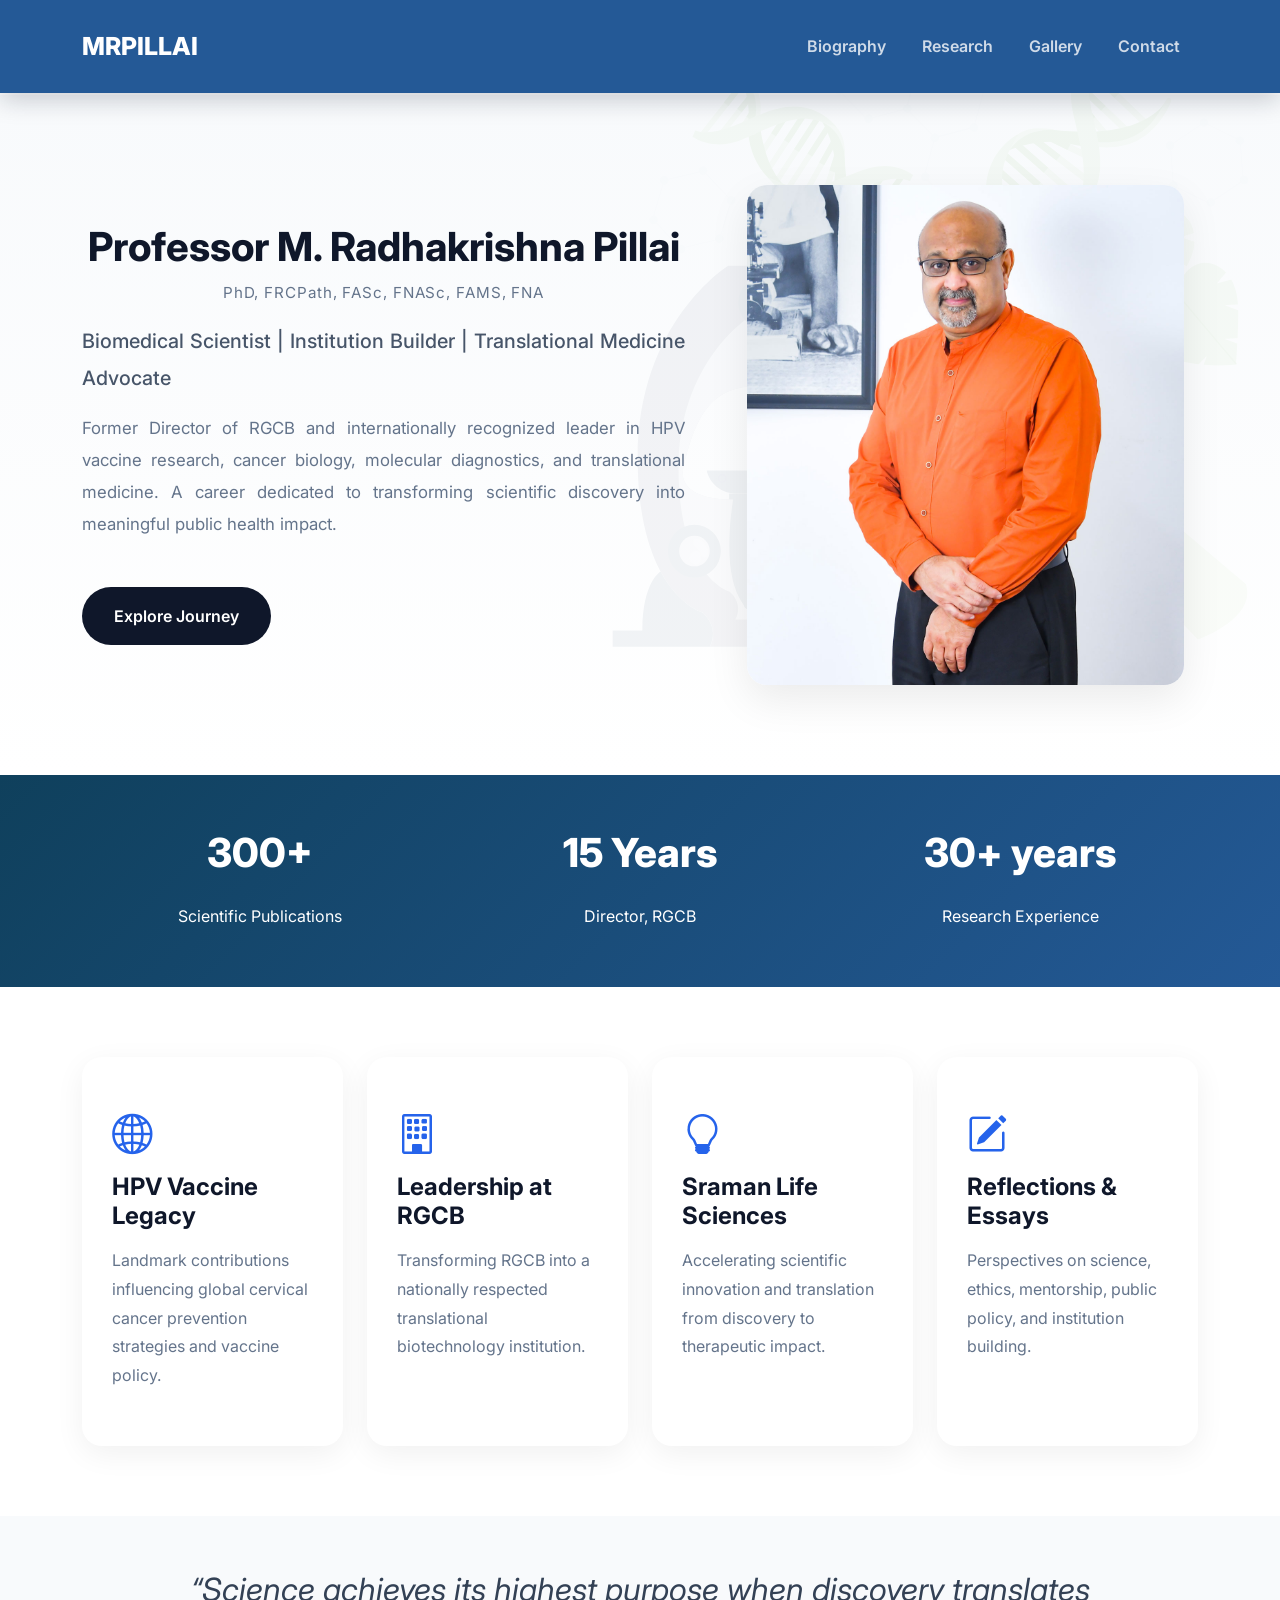
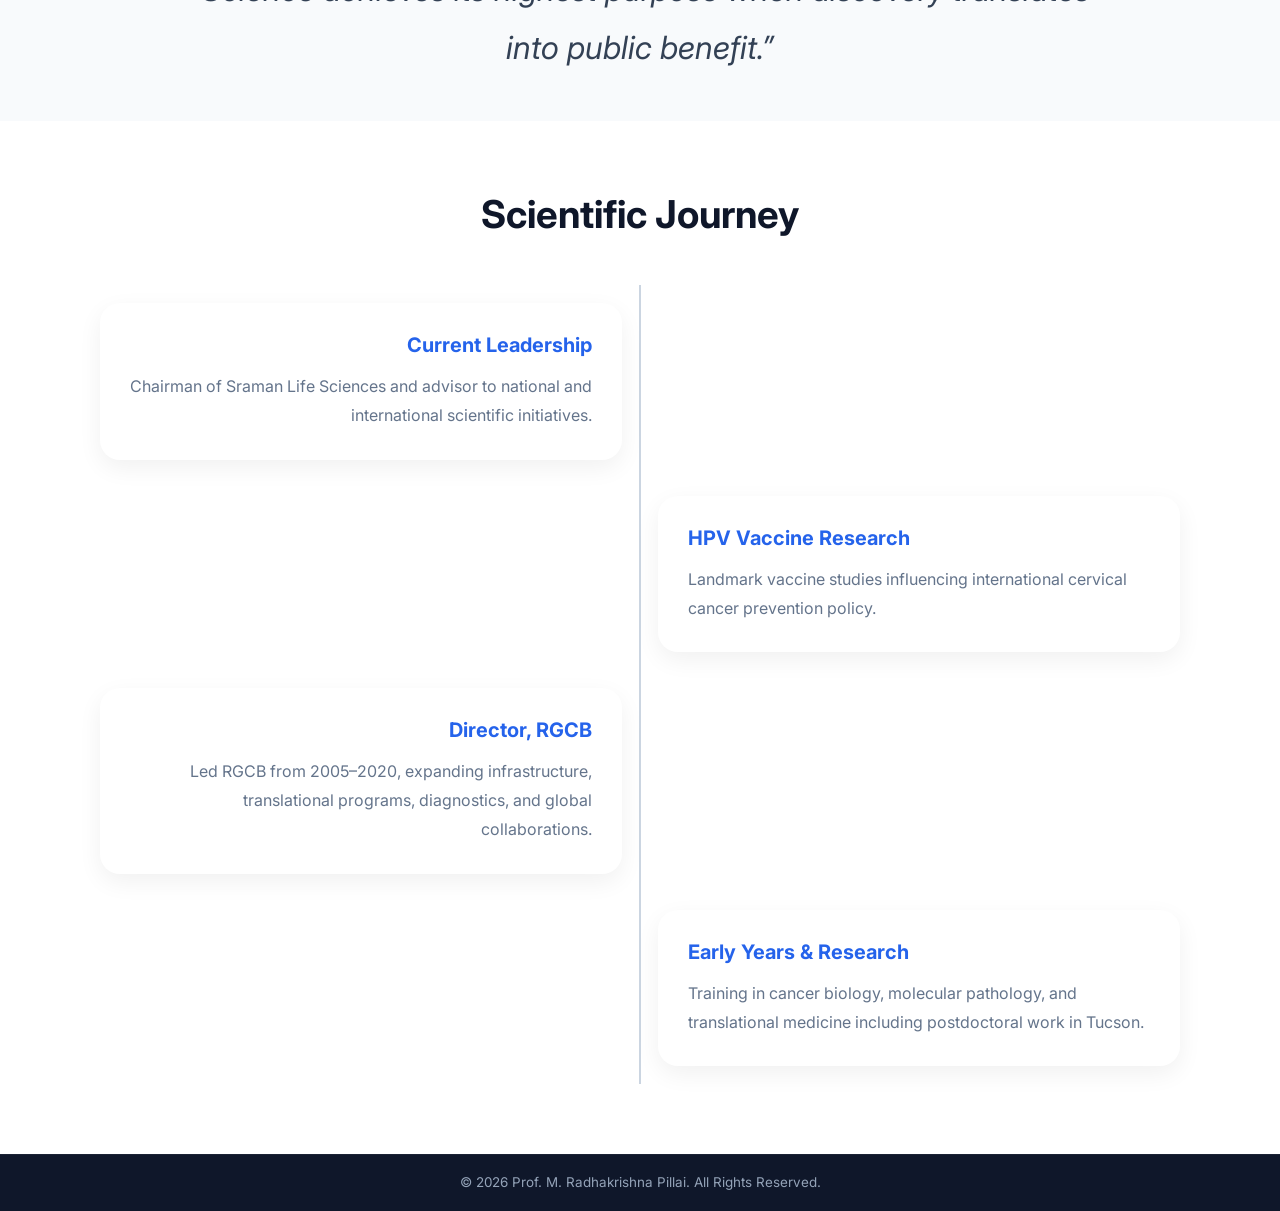
<file: index.html>
<!DOCTYPE html>
<html lang="en">

<head>
  <meta charset="UTF-8">
  <meta name="viewport" content="width=device-width, initial-scale=1.0">

  <meta name="description"
    content="Official website of Prof. M. Radhakrishna Pillai featuring biography, research publications, awards, gallery and contact information.">

  <title>Prof. M. Radhakrishna Pillai</title>

  <!-- Bootstrap -->
  <link href="https://cdn.jsdelivr.net/npm/bootstrap@5.3.2/dist/css/bootstrap.min.css" rel="stylesheet">

  <!-- Bootstrap Icons -->
  <link rel="stylesheet" href="https://cdn.jsdelivr.net/npm/bootstrap-icons@1.11.3/font/bootstrap-icons.min.css">

  <!-- Google Font -->
  <link href="https://fonts.googleapis.com/css2?family=Inter:wght@300;400;500;600;700;800&display=swap"
    rel="stylesheet">

  <!-- AOS -->
  <link href="https://unpkg.com/aos@2.3.4/dist/aos.css" rel="stylesheet">

  <link rel="stylesheet" href="css/main.css">
  <link rel="stylesheet" href="css/home.css">

</head>

<body>

  <!-- NAVBAR -->

  <div id="navbar"></div>

  <main>

    <!-- HERO -->

    <section class="hero">

      <div class="container">

        <div class="row align-items-center g-0"> <!-- LEFT -->

          <div class="col-lg-7 pe-lg-5 hero-right order-2 order-lg-1">

            <h1> Professor M. Radhakrishna Pillai </h1>

            <p class="credentials"> PhD, FRCPath, FASc, FNASc, FAMS, FNA </p>

            <p class="lead"> Biomedical Scientist | Institution Builder | Translational Medicine Advocate </p>

            <p class="hero-description"> Former Director of RGCB and internationally recognized leader in HPV vaccine
              research, cancer biology, molecular diagnostics, and translational medicine. A career dedicated to
              transforming scientific discovery into meaningful public health impact. </p>
            <a href="biography.html" class="hero-btn"> Explore Journey </a>

          </div> <!-- RIGHT -->

          <div class="col-lg-5 text-center mt-5 mt-lg-0 hero-left order-1 order-lg-2">
            <img src="assets/images/mrp.jpg" class="img-fluid hero-image">
          </div>

        </div>

      </div>

    </section>

    <!-- STATS -->

    <section class="impact-strip text-center">

      <div class="container">

        <div class="row">

          <div class="col-md-4">

            <div class="impact-number">
              300+
            </div>

            <p>
              Scientific Publications
            </p>

          </div>

          <div class="col-md-4">

            <div class="impact-number">
              15 Years
            </div>

            <p>
              Director, RGCB
            </p>

          </div>

          <div class="col-md-4">

            <div class="impact-number">
              30+ years
            </div>

            <p>
              Research Experience
            </p>

          </div>

        </div>

      </div>

    </section>

    <!-- HIGHLIGHTS -->

    <section>

      <div class="container">

        <div class="row g-4">

          <div class="col-md-6 col-lg-3">

            <a href="research.html">

              <div class="highlight-card" data-aos="fade-up">

                <i class="bi bi-globe2"></i>

                <h4>
                  HPV Vaccine Legacy
                </h4>

                <p>
                  Landmark contributions influencing global cervical cancer prevention strategies and vaccine policy.
                </p>

              </div>

            </a>

          </div>

          <div class="col-md-6 col-lg-3">

            <a href="leadership.html">

              <div class="highlight-card" data-aos="fade-up" data-aos-delay="100">

                <i class="bi bi-building"></i>

                <h4>
                  Leadership at RGCB
                </h4>

                <p>
                  Transforming RGCB into a nationally respected translational biotechnology institution.
                </p>

              </div>

            </a>

          </div>

          <div class="col-md-6 col-lg-3">

            <a href="sramanLifeSciences.html">

              <div class="highlight-card" data-aos="fade-up" data-aos-delay="200">

                <i class="bi bi-lightbulb"></i>

                <h4>
                  Sraman Life Sciences
                </h4>

                <p>
                  Accelerating scientific innovation and translation from discovery to therapeutic impact.
                </p>

              </div>

            </a>

          </div>

          <div class="col-md-6 col-lg-3">

            <a href="essays.html">

              <div class="highlight-card" data-aos="fade-up" data-aos-delay="300">

                <i class="bi bi-pencil-square"></i>

                <h4>
                  Reflections & Essays
                </h4>

                <p>
                  Perspectives on science, ethics, mentorship, public policy, and institution building.
                </p>

              </div>

            </a>

          </div>

        </div>

      </div>

    </section>

    <!-- QUOTE -->

    <section class="quote-section">

      <div class="container">

        <div class="quote" data-aos="zoom-in">
          “Science achieves its highest purpose when discovery translates into public benefit.”
        </div>

      </div>

    </section>

    <!-- TIMELINE -->

    <section>

      <div class="container">

        <div class="text-center mb-5">

          <h2 class="section-title" data-aos="fade-up">
            Scientific Journey
          </h2>

        </div>

        <div class="timeline">

          <div class="timeline-item timeline-left">

            <div class="timeline-content">

              <h5>
                Current Leadership
              </h5>

              <p>
                Chairman of Sraman Life Sciences and advisor to national and international scientific initiatives.
              </p>

            </div>

          </div>

          <div class="timeline-item timeline-right">

            <div class="timeline-content">

              <h5>
                HPV Vaccine Research
              </h5>

              <p>
                Landmark vaccine studies influencing international cervical cancer prevention policy.
              </p>

            </div>

          </div>

          <div class="timeline-item timeline-left">

            <div class="timeline-content">

              <h5>
                Director, RGCB
              </h5>

              <p>
                Led RGCB from 2005–2020, expanding infrastructure,
                translational programs, diagnostics, and global collaborations.
              </p>

            </div>

          </div>

          <div class="timeline-item timeline-right">

            <div class="timeline-content">

              <h5>
                Early Years & Research
              </h5>

              <p>
                Training in cancer biology, molecular pathology,
                and translational medicine including postdoctoral work in Tucson.
              </p>

            </div>

          </div>

        </div>

      </div>

    </section>

  </main>

  <!-- FOOTER -->

  <div id="footer"></div>

  <!-- Bootstrap -->

  <script src="https://cdn.jsdelivr.net/npm/bootstrap@5.3.2/dist/js/bootstrap.bundle.min.js"></script>

  <!-- AOS -->

  <script src="https://unpkg.com/aos@2.3.4/dist/aos.js"></script>

  <script>

    if (window.innerWidth > 991) {

      document.querySelectorAll('.hero-left,.timeline-left')
        .forEach(el => el.setAttribute('data-aos', 'fade-right'));

      document.querySelectorAll('.hero-right,.timeline-right')
        .forEach(el => el.setAttribute('data-aos', 'fade-left'));

    } else {

      document.querySelectorAll(
        '.hero-left,.hero-right,.timeline-left,.timeline-right'
      ).forEach(el => el.setAttribute('data-aos', 'fade-up'));

    }

    AOS.init({
      duration: 1000,
      once: true
    });

  </script>
  <script src="js/main.js"></script>
</body>

</html>
</file>
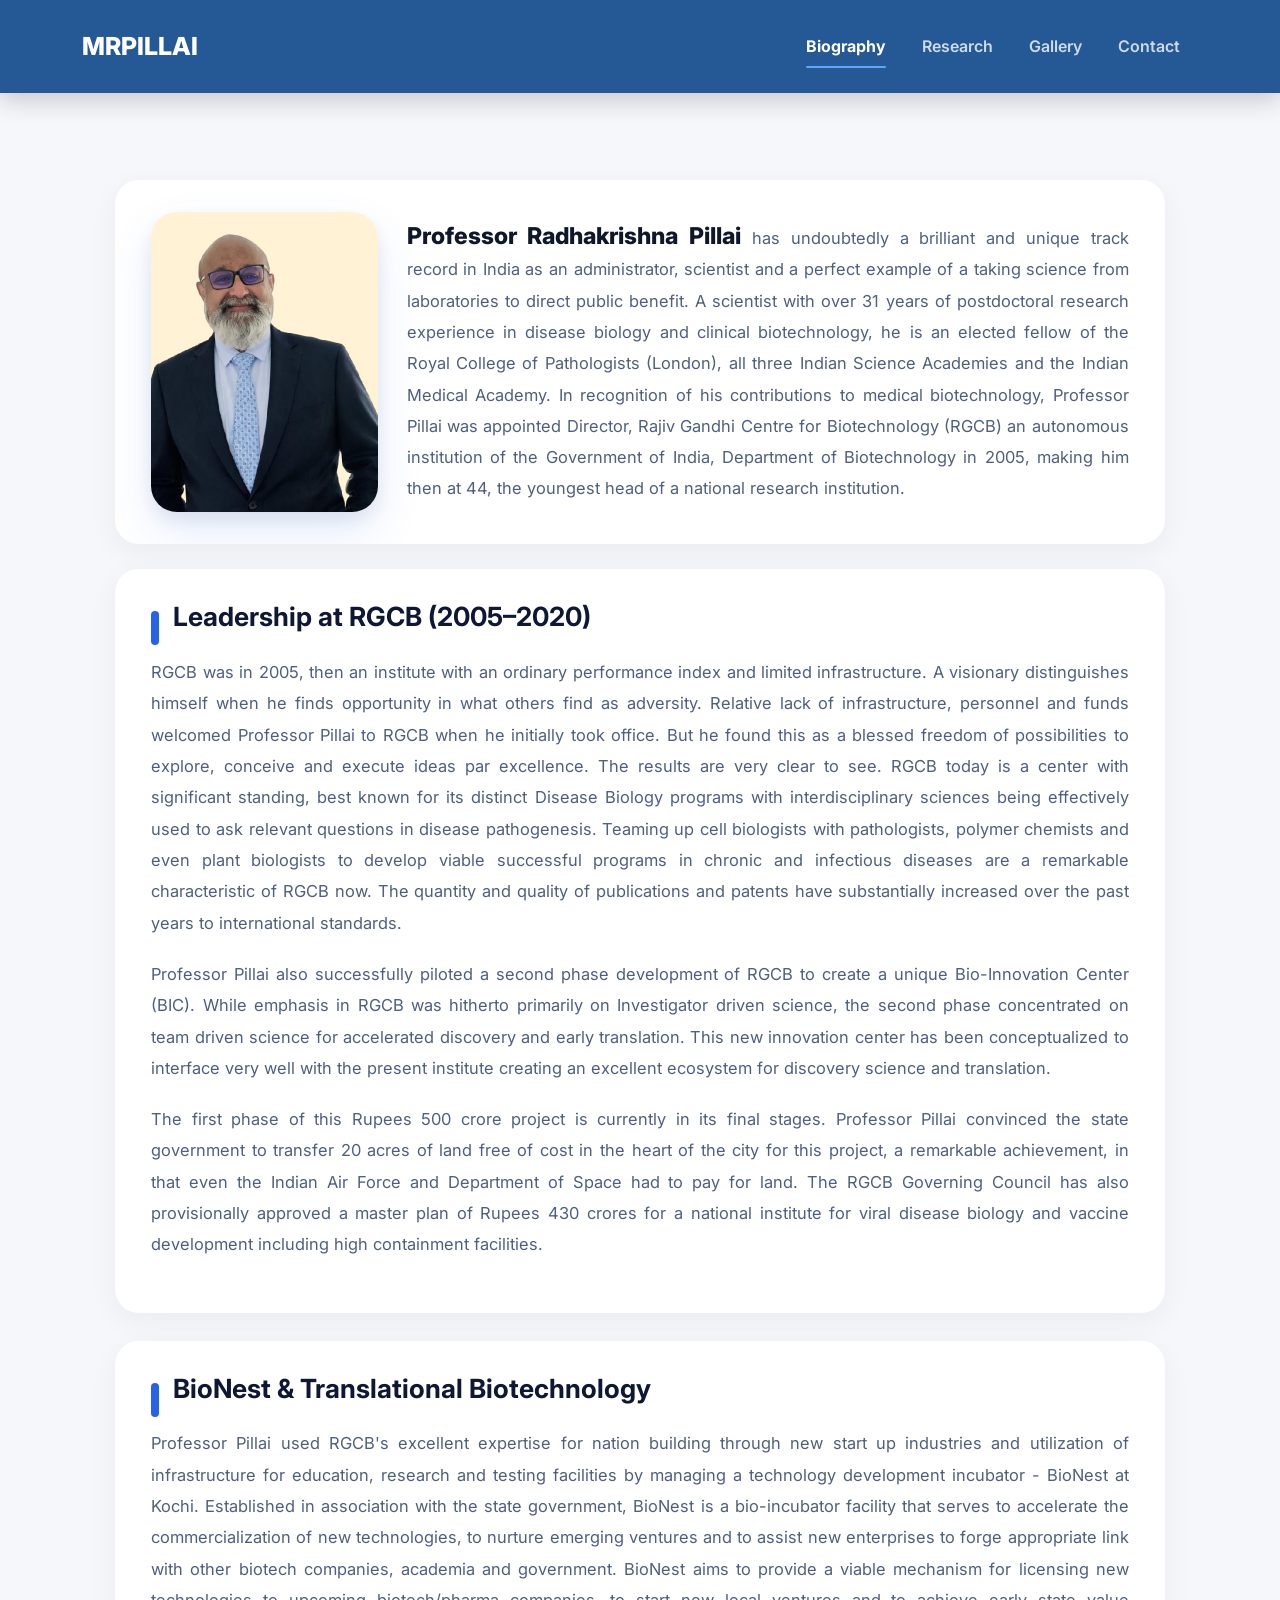
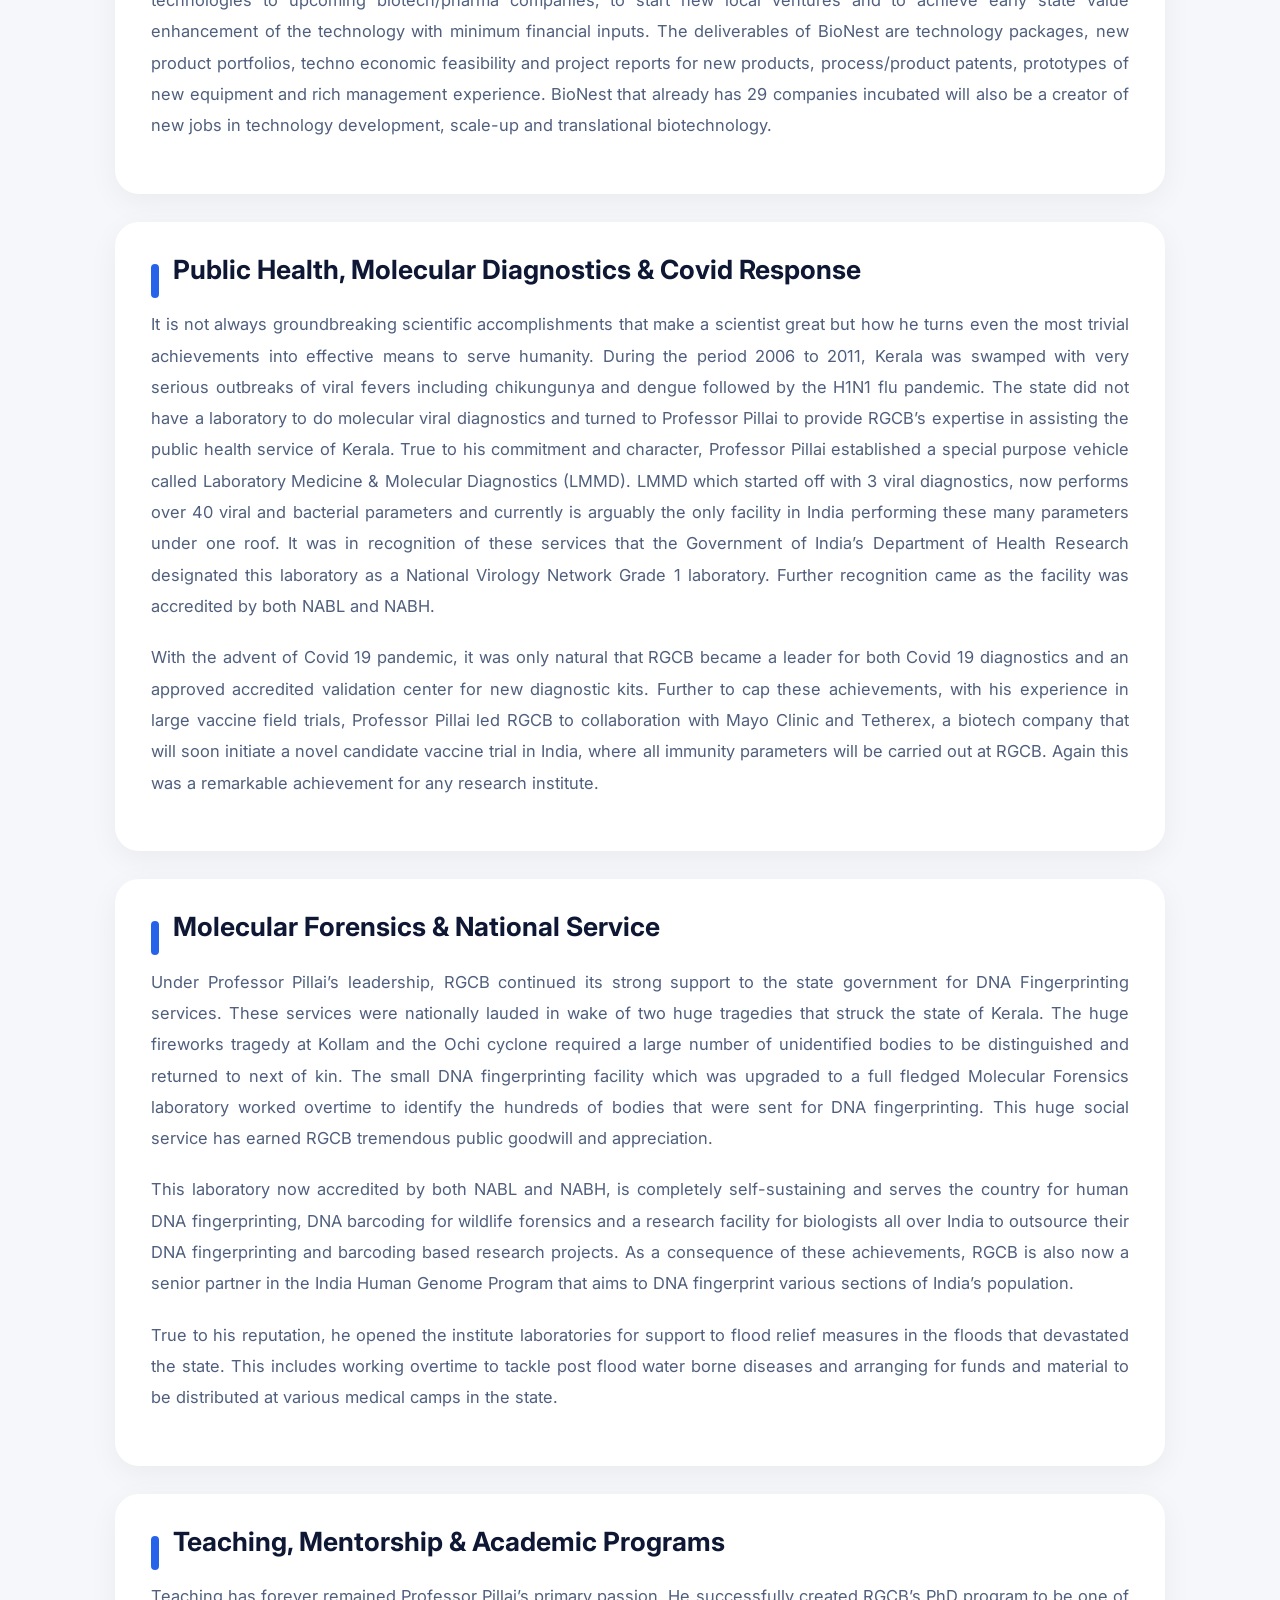
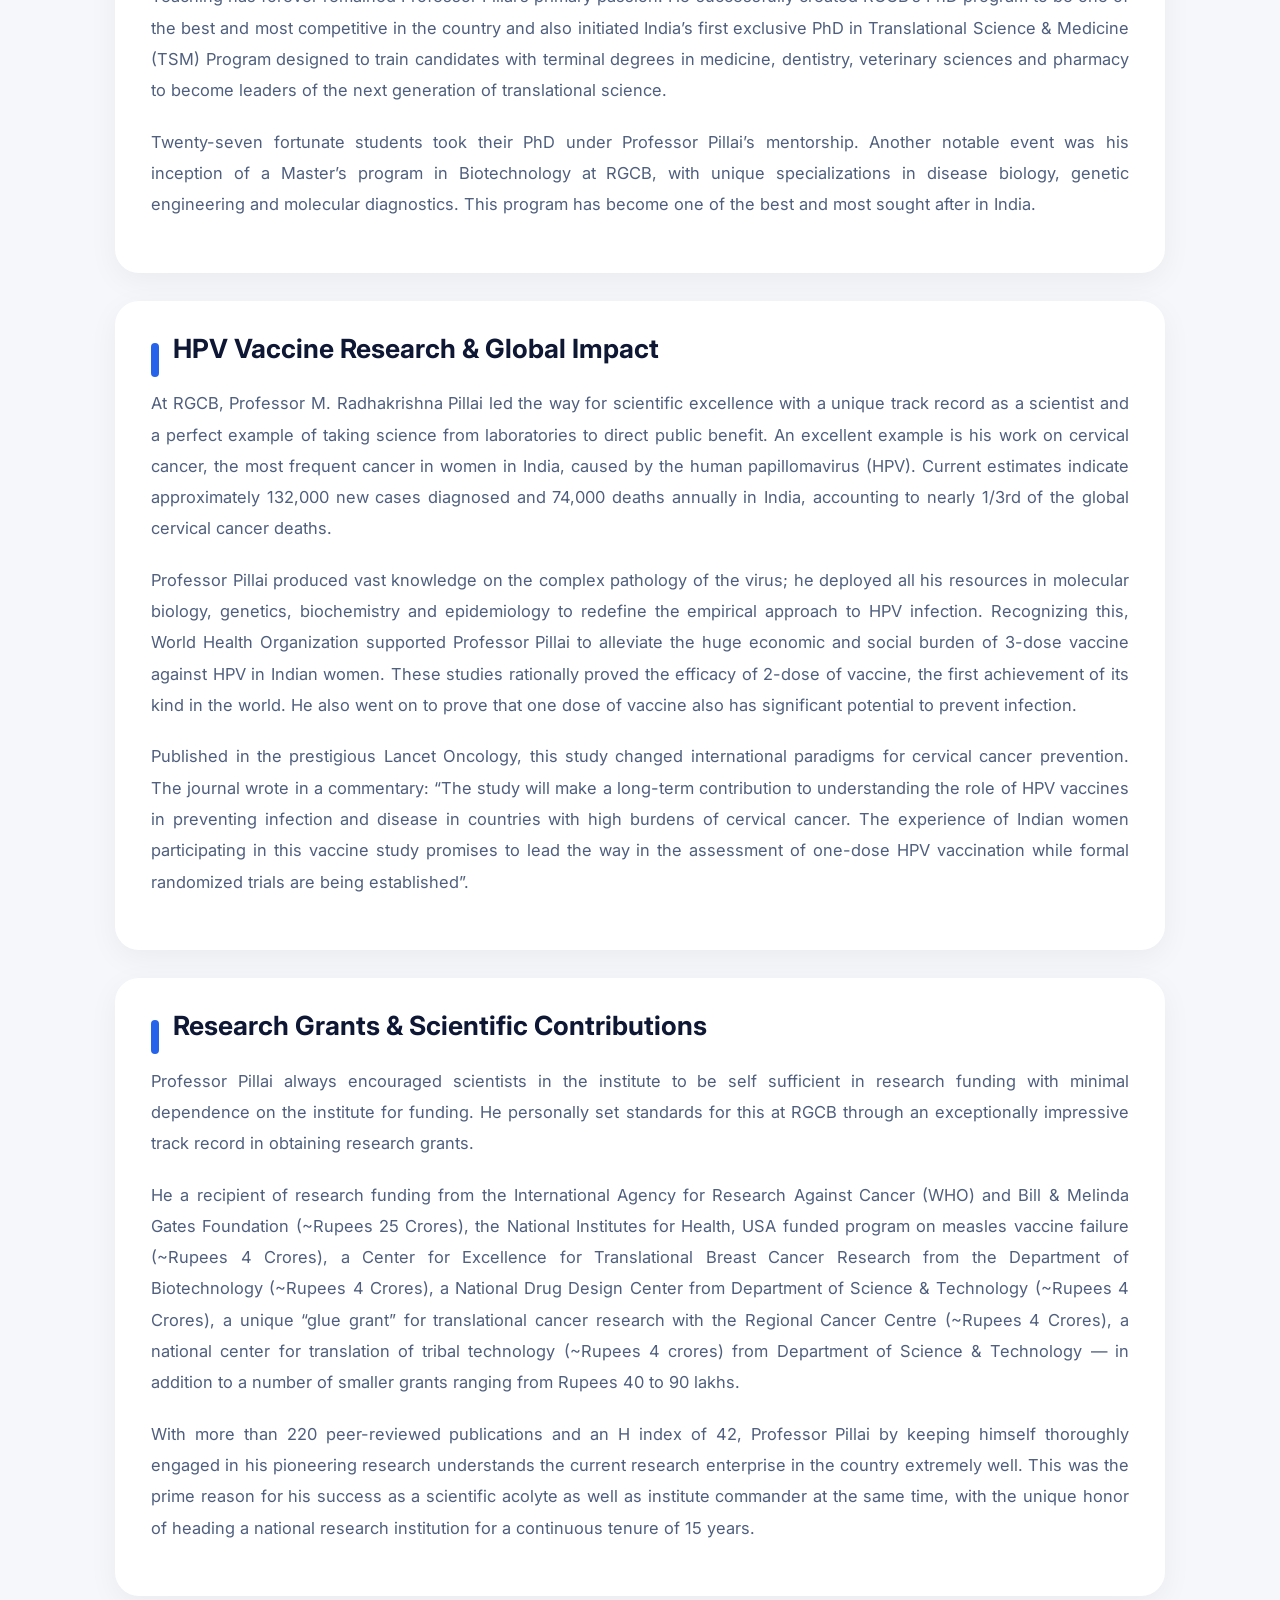
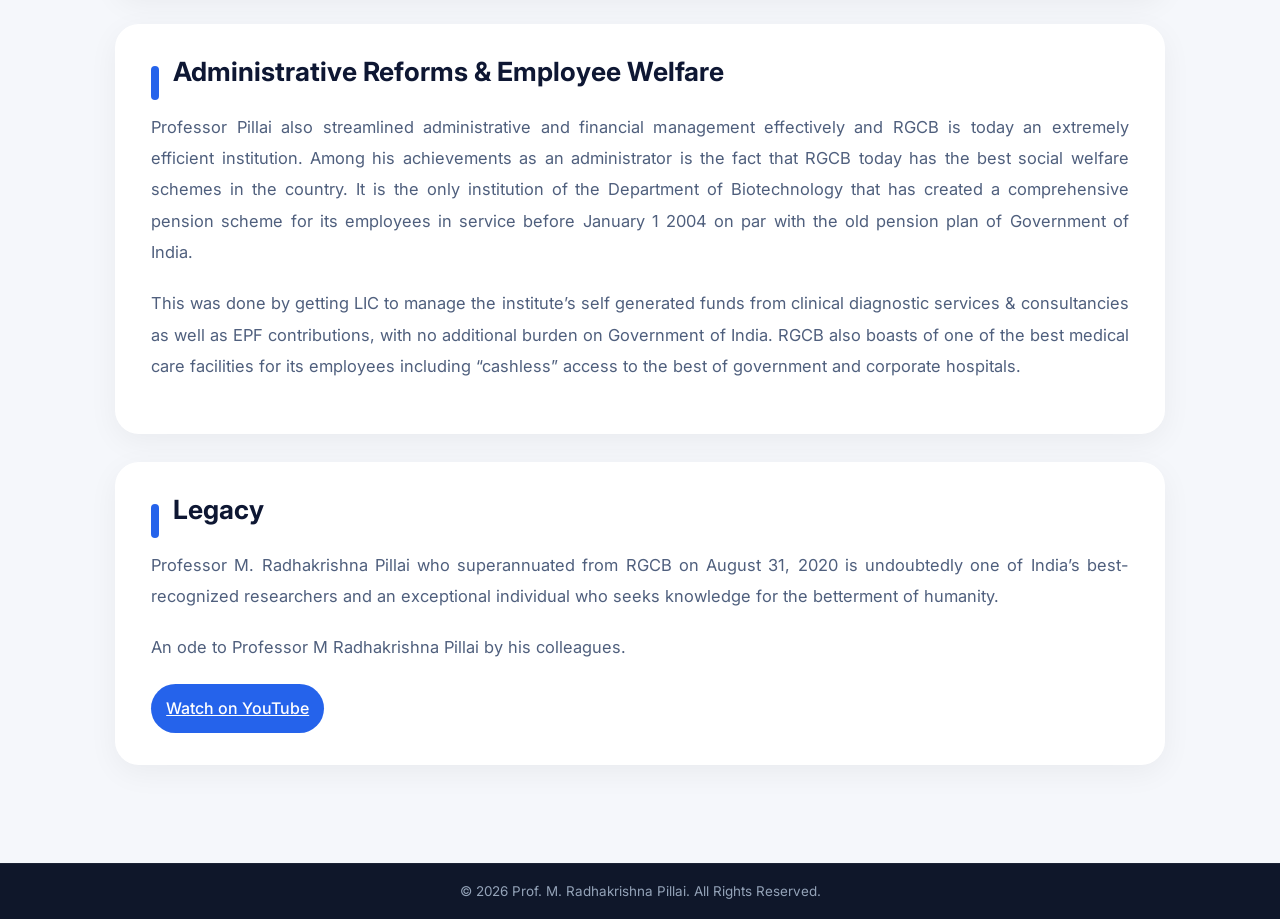
<file: biography.html>
#biography.html

<!DOCTYPE html>
<html lang="en">

<head>

    <meta charset="UTF-8" />
    <meta name="viewport" content="width=device-width, initial-scale=1.0" />

    <meta name="description"
        content="Learn about the life, academic journey and achievements of Prof. M. Radhakrishna Pillai.">

    <title>Biography | M.R. Pillai</title>

    <!-- Bootstrap -->
    <link href="https://cdn.jsdelivr.net/npm/bootstrap@5.3.2/dist/css/bootstrap.min.css" rel="stylesheet">

    <!-- Bootstrap Icons -->
    <link rel="stylesheet" href="https://cdn.jsdelivr.net/npm/bootstrap-icons@1.11.3/font/bootstrap-icons.min.css">

    <!-- Google Font -->
    <link href="https://fonts.googleapis.com/css2?family=Inter:wght@300;400;500;600;700;800&display=swap"
        rel="stylesheet">

    <!-- AOS -->
    <link href="https://unpkg.com/aos@2.3.4/dist/aos.css" rel="stylesheet">

    <link rel="stylesheet" href="css/main.css">
    <link rel="stylesheet" href="css/biography.css">

    <link rel="icon" href="assets/images/favicon.ico">

</head>

<body>

    <div id="navbar"></div>
    <main>
        <!-- OVERVIEW -->

        <section class="overview-section">

            <div class="overview-card">

                <div class="row align-items-center g-4">

                    <div class="col-lg-3" data-aos="fade-right">

                        <div class="overview-image">

                            <img src="assets/images/Prof.-M.-Radhakrishna-Pillai.jpg" alt="M.R. Pillai">

                        </div>

                    </div>

                    <div class="col-lg-9" data-aos="fade-left">

                        <div class="overview-content">

                            <!--<span class="overview-tag">
                            About
                        </span>-->

                            <!--<h1>
                            Scientific Leadership with Public Impact
                        </h1>-->

                            <p>
                                <span class="highlight-name">Professor Radhakrishna Pillai</span> has undoubtedly a
                                brilliant and unique track record in India as an administrator, scientist and a perfect
                                example of a taking science from laboratories to direct public benefit. A scientist with
                                over 31 years of postdoctoral research experience in disease biology and clinical
                                biotechnology, he is an elected fellow of the Royal College of Pathologists (London),
                                all three Indian Science Academies and the Indian Medical Academy. In recognition of his
                                contributions to medical biotechnology, Professor Pillai was appointed Director, Rajiv
                                Gandhi Centre for Biotechnology (RGCB) an autonomous institution of the Government of
                                India, Department of Biotechnology in 2005, making him then at 44, the youngest head of
                                a national research institution.
                            </p>

                        </div>

                    </div>

                </div>

            </div>

        </section>

        <!-- BIOGRAPHY CONTENT -->

        <section class="biography-section">

            <div class="bio-block" data-aos="fade-up">

                <h2>Leadership at RGCB (2005–2020)</h2>

                <p>
                    RGCB was in 2005, then an institute with an ordinary performance index and limited infrastructure. A
                    visionary distinguishes himself when he finds opportunity in what others find as adversity. Relative
                    lack of infrastructure, personnel and funds welcomed Professor Pillai to RGCB when he initially took
                    office. But he found this as a blessed freedom of possibilities to explore, conceive and execute
                    ideas par excellence. The results are very clear to see. RGCB today is a center with significant
                    standing, best known for its distinct Disease Biology programs with interdisciplinary sciences being
                    effectively used to ask relevant questions in disease pathogenesis. Teaming up cell biologists with
                    pathologists, polymer chemists and even plant biologists to develop viable successful programs in
                    chronic and infectious diseases are a remarkable characteristic of RGCB now. The quantity and
                    quality of publications and patents have substantially increased over the past years to
                    international standards.
                </p>

                <p>
                    Professor Pillai also successfully piloted a second phase development of RGCB to create a unique
                    Bio-Innovation Center (BIC). While emphasis in RGCB was hitherto primarily on Investigator driven
                    science, the second phase concentrated on team driven science for accelerated discovery and early
                    translation. This new innovation center has been conceptualized to interface very well with the
                    present institute creating an excellent ecosystem for discovery science and translation.
                </p>

                <p>
                    The first phase of this Rupees 500 crore project is currently in its final stages. Professor Pillai
                    convinced the state government to transfer 20 acres of land free of cost in the heart of the city
                    for this project, a remarkable achievement, in that even the Indian Air Force and Department of
                    Space had to pay for land. The RGCB Governing Council has also provisionally approved a master plan
                    of Rupees 430 crores for a national institute for viral disease biology and vaccine development
                    including high containment facilities.
                </p>

            </div>

            <div class="bio-block" data-aos="fade-up">

                <h2>BioNest & Translational Biotechnology</h2>

                <p>
                    Professor Pillai used RGCB's excellent expertise for nation building through new start up industries
                    and utilization of infrastructure for education, research and testing facilities by managing a
                    technology development incubator - BioNest at Kochi. Established in association with the state
                    government, BioNest is a bio-incubator facility that serves to accelerate the commercialization of
                    new technologies, to nurture emerging ventures and to assist new enterprises to forge appropriate
                    link with other biotech companies, academia and government. BioNest aims to provide a viable
                    mechanism for licensing new technologies to upcoming biotech/pharma companies, to start new local
                    ventures and to achieve early state value enhancement of the technology with minimum financial
                    inputs. The deliverables of BioNest are technology packages, new product portfolios, techno economic
                    feasibility and project reports for new products, process/product patents, prototypes of new
                    equipment and rich management experience. BioNest that already has 29 companies incubated will also
                    be a creator of new jobs in technology development, scale-up and translational biotechnology.
                </p>

            </div>

            <div class="bio-block" data-aos="fade-up">

                <h2>Public Health, Molecular Diagnostics & Covid Response</h2>

                <p>
                    It is not always groundbreaking scientific accomplishments that make a scientist great but how he
                    turns even the most trivial achievements into effective means to serve humanity. During the period
                    2006 to 2011, Kerala was swamped with very serious outbreaks of viral fevers including chikungunya
                    and dengue followed by the H1N1 flu pandemic. The state did not have a laboratory to do molecular
                    viral diagnostics and turned to Professor Pillai to provide RGCB’s expertise in assisting the public
                    health service of Kerala. True to his commitment and character, Professor Pillai established a
                    special purpose vehicle called Laboratory Medicine & Molecular Diagnostics (LMMD). LMMD which
                    started off with 3 viral diagnostics, now performs over 40 viral and bacterial parameters and
                    currently is arguably the only facility in India performing these many parameters under one roof. It
                    was in recognition of these services that the Government of India’s Department of Health Research
                    designated this laboratory as a National Virology Network Grade 1 laboratory. Further recognition
                    came as the facility was accredited by both NABL and NABH.
                </p>

                <p>
                    With the advent of Covid 19 pandemic, it was only natural that RGCB became a leader for both Covid
                    19 diagnostics and an approved accredited validation center for new diagnostic kits. Further to cap
                    these achievements, with his experience in large vaccine field trials, Professor Pillai led RGCB to
                    collaboration with Mayo Clinic and Tetherex, a biotech company that will soon initiate a novel
                    candidate vaccine trial in India, where all immunity parameters will be carried out at RGCB. Again
                    this was a remarkable achievement for any research institute.
                </p>

            </div>

            <div class="bio-block" data-aos="fade-up">


                <h2>Molecular Forensics & National Service</h2>

                <p>
                    Under Professor Pillai’s leadership, RGCB continued its strong support to the state government for
                    DNA Fingerprinting services. These services were nationally lauded in wake of two huge tragedies
                    that struck the state of Kerala. The huge fireworks tragedy at Kollam and the Ochi cyclone required
                    a large number of unidentified bodies to be distinguished and returned to next of kin. The small DNA
                    fingerprinting facility which was upgraded to a full fledged Molecular Forensics laboratory worked
                    overtime to identify the hundreds of bodies that were sent for DNA fingerprinting. This huge social
                    service has earned RGCB tremendous public goodwill and appreciation.
                </p>

                <p>
                    This laboratory now accredited by both NABL and NABH, is completely self-sustaining and serves the
                    country for human DNA fingerprinting, DNA barcoding for wildlife forensics and a research facility
                    for biologists all over India to outsource their DNA fingerprinting and barcoding based research
                    projects. As a consequence of these achievements, RGCB is also now a senior partner in the India
                    Human Genome Program that aims to DNA fingerprint various sections of India’s population.
                </p>

                <p>
                    True to his reputation, he opened the institute laboratories for support to flood relief measures in
                    the floods that devastated the state. This includes working overtime to tackle post flood water
                    borne diseases and arranging for funds and material to be distributed at various medical camps in
                    the state.
                </p>

            </div>

            <div class="bio-block" data-aos="fade-up">

                <h2>Teaching, Mentorship & Academic Programs</h2>

                <p>
                    Teaching has forever remained Professor Pillai’s primary passion. He successfully created RGCB’s PhD
                    program to be one of the best and most competitive in the country and also initiated India’s first
                    exclusive PhD in Translational Science & Medicine (TSM) Program designed to train candidates with
                    terminal degrees in medicine, dentistry, veterinary sciences and pharmacy to become leaders of the
                    next generation of translational science.
                </p>

                <p>
                    Twenty-seven fortunate students took their PhD under Professor Pillai’s mentorship. Another notable
                    event was his inception of a Master’s program in Biotechnology at RGCB, with unique specializations
                    in disease biology, genetic engineering and molecular diagnostics. This program has become one of
                    the best and most sought after in India.
                </p>

            </div>

            <div class="bio-block" data-aos="fade-up">

                <h2>HPV Vaccine Research & Global Impact</h2>

                <p>
                    At RGCB, Professor M. Radhakrishna Pillai led the way for scientific excellence with a unique track
                    record as a scientist and a perfect example of taking science from laboratories to direct public
                    benefit. An excellent example is his work on cervical cancer, the most frequent cancer in women in
                    India, caused by the human papillomavirus (HPV). Current estimates indicate approximately 132,000
                    new cases diagnosed and 74,000 deaths annually in India, accounting to nearly 1/3rd of the global
                    cervical cancer deaths.
                </p>

                <p>
                    Professor Pillai produced vast knowledge on the complex pathology of the virus; he deployed all his
                    resources in molecular biology, genetics, biochemistry and epidemiology to redefine the empirical
                    approach to HPV infection. Recognizing this, World Health Organization supported Professor Pillai to
                    alleviate the huge economic and social burden of 3-dose vaccine against HPV in Indian women. These
                    studies rationally proved the efficacy of 2-dose of vaccine, the first achievement of its kind in
                    the world. He also went on to prove that one dose of vaccine also has significant potential to
                    prevent infection.
                </p>

                <p>
                    Published in the prestigious Lancet Oncology, this study changed international paradigms for
                    cervical cancer prevention. The journal wrote in a commentary:

                    “The study will make a long-term contribution to understanding the role of HPV vaccines in
                    preventing infection and disease in countries with high burdens of cervical cancer. The experience
                    of Indian women participating in this vaccine study promises to lead the way in the assessment of
                    one-dose HPV vaccination while formal randomized trials are being established”.
                </p>

            </div>

            <div class="bio-block" data-aos="fade-up">

                <h2>Research Grants & Scientific Contributions</h2>

                <p>
                    Professor Pillai always encouraged scientists in the institute to be self sufficient in research
                    funding with minimal dependence on the institute for funding. He personally set standards for this
                    at RGCB through an exceptionally impressive track record in obtaining research grants.
                </p>

                <p>
                    He a recipient of research funding from the International Agency for Research Against Cancer (WHO)
                    and Bill & Melinda Gates Foundation (~Rupees 25 Crores), the National Institutes for Health, USA
                    funded program on measles vaccine failure (~Rupees 4 Crores), a Center for Excellence for
                    Translational Breast Cancer Research from the Department of Biotechnology (~Rupees 4 Crores), a
                    National Drug Design Center from Department of Science & Technology (~Rupees 4 Crores), a unique
                    “glue grant” for translational cancer research with the Regional Cancer Centre (~Rupees 4 Crores), a
                    national center for translation of tribal technology (~Rupees 4 crores) from Department of Science &
                    Technology — in addition to a number of smaller grants ranging from Rupees 40 to 90 lakhs.
                </p>

                <p>
                    With more than 220 peer-reviewed publications and an H index of 42, Professor Pillai by keeping
                    himself thoroughly engaged in his pioneering research understands the current research enterprise in
                    the country extremely well. This was the prime reason for his success as a scientific acolyte as
                    well as institute commander at the same time, with the unique honor of heading a national research
                    institution for a continuous tenure of 15 years.
                </p>

            </div>
            <div class="bio-block" data-aos="fade-up">

                <h2>Administrative Reforms & Employee Welfare</h2>

                <p>
                    Professor Pillai also streamlined administrative and financial management effectively and RGCB is
                    today an extremely efficient institution. Among his achievements as an administrator is the fact
                    that RGCB today has the best social welfare schemes in the country. It is the only institution of
                    the Department of Biotechnology that has created a comprehensive pension scheme for its employees in
                    service before January 1 2004 on par with the old pension plan of Government of India.
                </p>

                <p>
                    This was done by getting LIC to manage the institute’s self generated funds from clinical diagnostic
                    services & consultancies as well as EPF contributions, with no additional burden on Government of
                    India. RGCB also boasts of one of the best medical care facilities for its employees including
                    “cashless” access to the best of government and corporate hospitals.
                </p>

            </div>

            <div class="bio-block" data-aos="fade-up">

                <h2>Legacy</h2>

                <p>
                    Professor M. Radhakrishna Pillai who superannuated from RGCB on August 31, 2020 is undoubtedly one
                    of India’s best-recognized researchers and an exceptional individual who seeks knowledge for the
                    betterment of humanity.
                </p>
                <p>
                    An ode to Professor M Radhakrishna Pillai by his colleagues.
                </p>

                <a href="https://www.youtube.com/watch?v=j6tnlTiSd6I" target="_blank" class="video-btn">

                    Watch on YouTube

                </a>
            </div>

        </section>

    </main>

    <!-- FOOTER -->

    <div id="footer"></div>

    <!-- Bootstrap -->

    <script src="https://cdn.jsdelivr.net/npm/bootstrap@5.3.2/dist/js/bootstrap.bundle.min.js"></script>

    <!-- AOS -->

    <script src="https://unpkg.com/aos@2.3.4/dist/aos.js"></script>

    <script>

        AOS.init({
            duration: 1000,
            once: true,
            disable: 'mobile'
        });

    </script>
    <script src="js/main.js"></script>
</body>

</html>
</file>
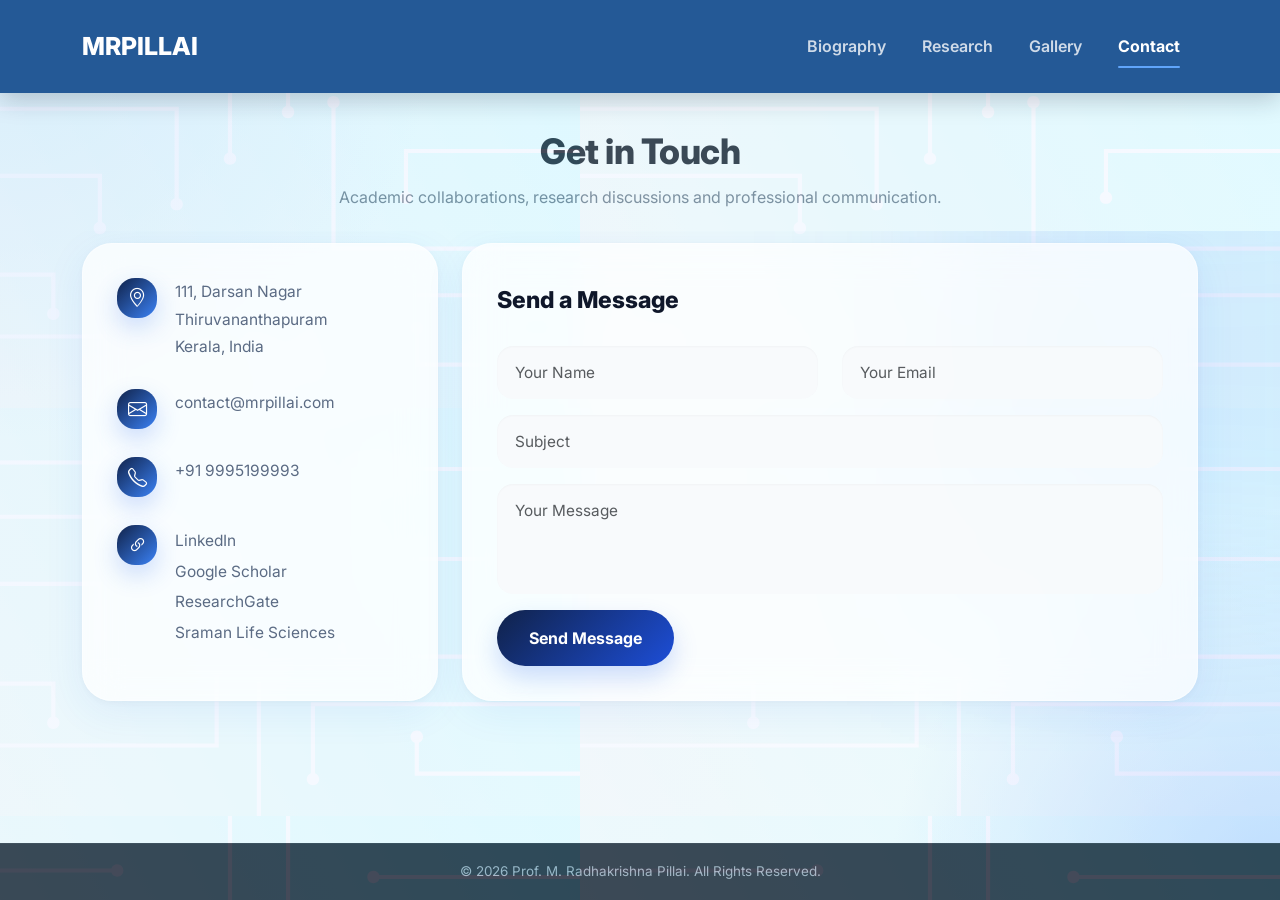
<file: contact.html>
<!DOCTYPE html>
<html lang="en">

<head>

    <meta charset="UTF-8">
    <meta name="viewport" content="width=device-width, initial-scale=1.0">

    <meta name="description" content="Contact information and professional details for Prof. M. Radhakrishna Pillai.">

    <title>Contact | Prof. M. Radhakrishna Pillai</title>

    <!-- Bootstrap -->
    <link href="https://cdn.jsdelivr.net/npm/bootstrap@5.3.2/dist/css/bootstrap.min.css" rel="stylesheet">

    <!-- Bootstrap Icons -->
    <link rel="stylesheet" href="https://cdn.jsdelivr.net/npm/bootstrap-icons@1.11.3/font/bootstrap-icons.css">

    <!-- Google Font -->
    <link href="https://fonts.googleapis.com/css2?family=Inter:wght@300;400;500;600;700;800&display=swap"
        rel="stylesheet">

    <link rel="stylesheet" href="css/main.css">
    <link rel="stylesheet" href="css/contact.css">

</head>

<body>

    <!-- NAVBAR -->
    <div id="navbar"></div>

    <main>

        <!-- SMALL TOP TITLE -->

        <section class="contact-top">

            <div class="container">

                <h1>
                    Get in Touch
                </h1>

                <p>
                    Academic collaborations, research discussions and professional communication.
                </p>

            </div>

        </section>

        <!-- CONTACT -->

        <section class="contact-section">

            <div class="container">

                <div class="row g-4">

                    <!-- LEFT -->

                    <div class="col-lg-4">

                        <div class="contact-card">

                            <div class="info-item">

                                <div class="info-icon">
                                    <i class="bi bi-geo-alt"></i>
                                </div>

                                <div class="info-text">

                                    <!--<h5>Location</h5>-->

                                    <p>
                                        111, Darsan Nagar
                                        Thiruvananthapuram<br>
                                        Kerala, India
                                    </p>

                                </div>

                            </div>

                            <div class="info-item">

                                <div class="info-icon">
                                    <i class="bi bi-envelope"></i>
                                </div>

                                <div class="info-text">

                                    <!--<h5>Email us</h5>-->

                                    <p>
                                        contact@mrpillai.com
                                    </p>

                                </div>

                            </div>

                            <div class="info-item">

                                <div class="info-icon">
                                    <i class="bi bi-telephone"></i>
                                </div>

                                <div class="info-text">

                                    <!--<h5>Call us</h5>-->

                                    <p>
                                        +91 9995199993
                                    </p>

                                </div>

                            </div>

                            <div class="info-item">

                                <div class="info-icon">
                                    <i class="bi bi-link-45deg"></i>
                                </div>

                                <div class="info-text">

                                    <!--<h5>Research Profiles</h5>-->

                                    <a href="https://www.linkedin.com/in/radhakrishna-pillai-5a277562?utm_source=share_via&utm_content=profile&utm_medium=member_android"
                                        target="_blank">
                                        LinkedIn</a><br>

                                    <a href="https://scholar.google.com/citations?hl=en&user=4uV4hXQAAAAJ&view_op=list_works&sortby=pubdate"
                                        target="_blank">
                                        Google Scholar</a><br>

                                    <a href="https://www.researchgate.net/scientific-contributions/Radhakrishna-Pillai-M-2033520996"
                                        target="_blank">
                                        ResearchGate</a><br>

                                    <a href="https://sramanlifesciences.com/" target="_blank">
                                        Sraman Life Sciences</a>

                                </div>

                            </div>

                        </div>

                    </div>

                    <!-- RIGHT -->

                    <div class="col-lg-8">

                        <div class="contact-card">

                            <div class="form-title">
                                Send a Message
                            </div>

                            <form action="https://formsubmit.co/harsha.s.190291@gmail.com" method="POST">

                                <input type="hidden" name="_captcha" value="false">

                                <div class="row">

                                    <div class="col-md-6 mb-3">

                                        <input type="text" name="name" class="form-control" placeholder="Your Name"
                                            required>

                                    </div>

                                    <div class="col-md-6 mb-3">

                                        <input type="email" name="email" class="form-control" placeholder="Your Email"
                                            required>

                                    </div>

                                </div>

                                <div class="mb-3">

                                    <input type="text" name="subject" class="form-control" placeholder="Subject">

                                </div>

                                <div class="mb-3">

                                    <textarea name="message" class="form-control" placeholder="Your Message"
                                        required></textarea>

                                </div>

                                <button type="submit" class="submit-btn">
                                    Send Message
                                </button>

                            </form>

                        </div>

                    </div>

                </div>

            </div>

        </section>
    </main>

    <!-- FOOTER -->

    <div id="footer"></div>

    <script src="https://cdn.jsdelivr.net/npm/bootstrap@5.3.2/dist/js/bootstrap.bundle.min.js"></script>
    <script src="js/main.js"></script>

</body>

</html>
</file>
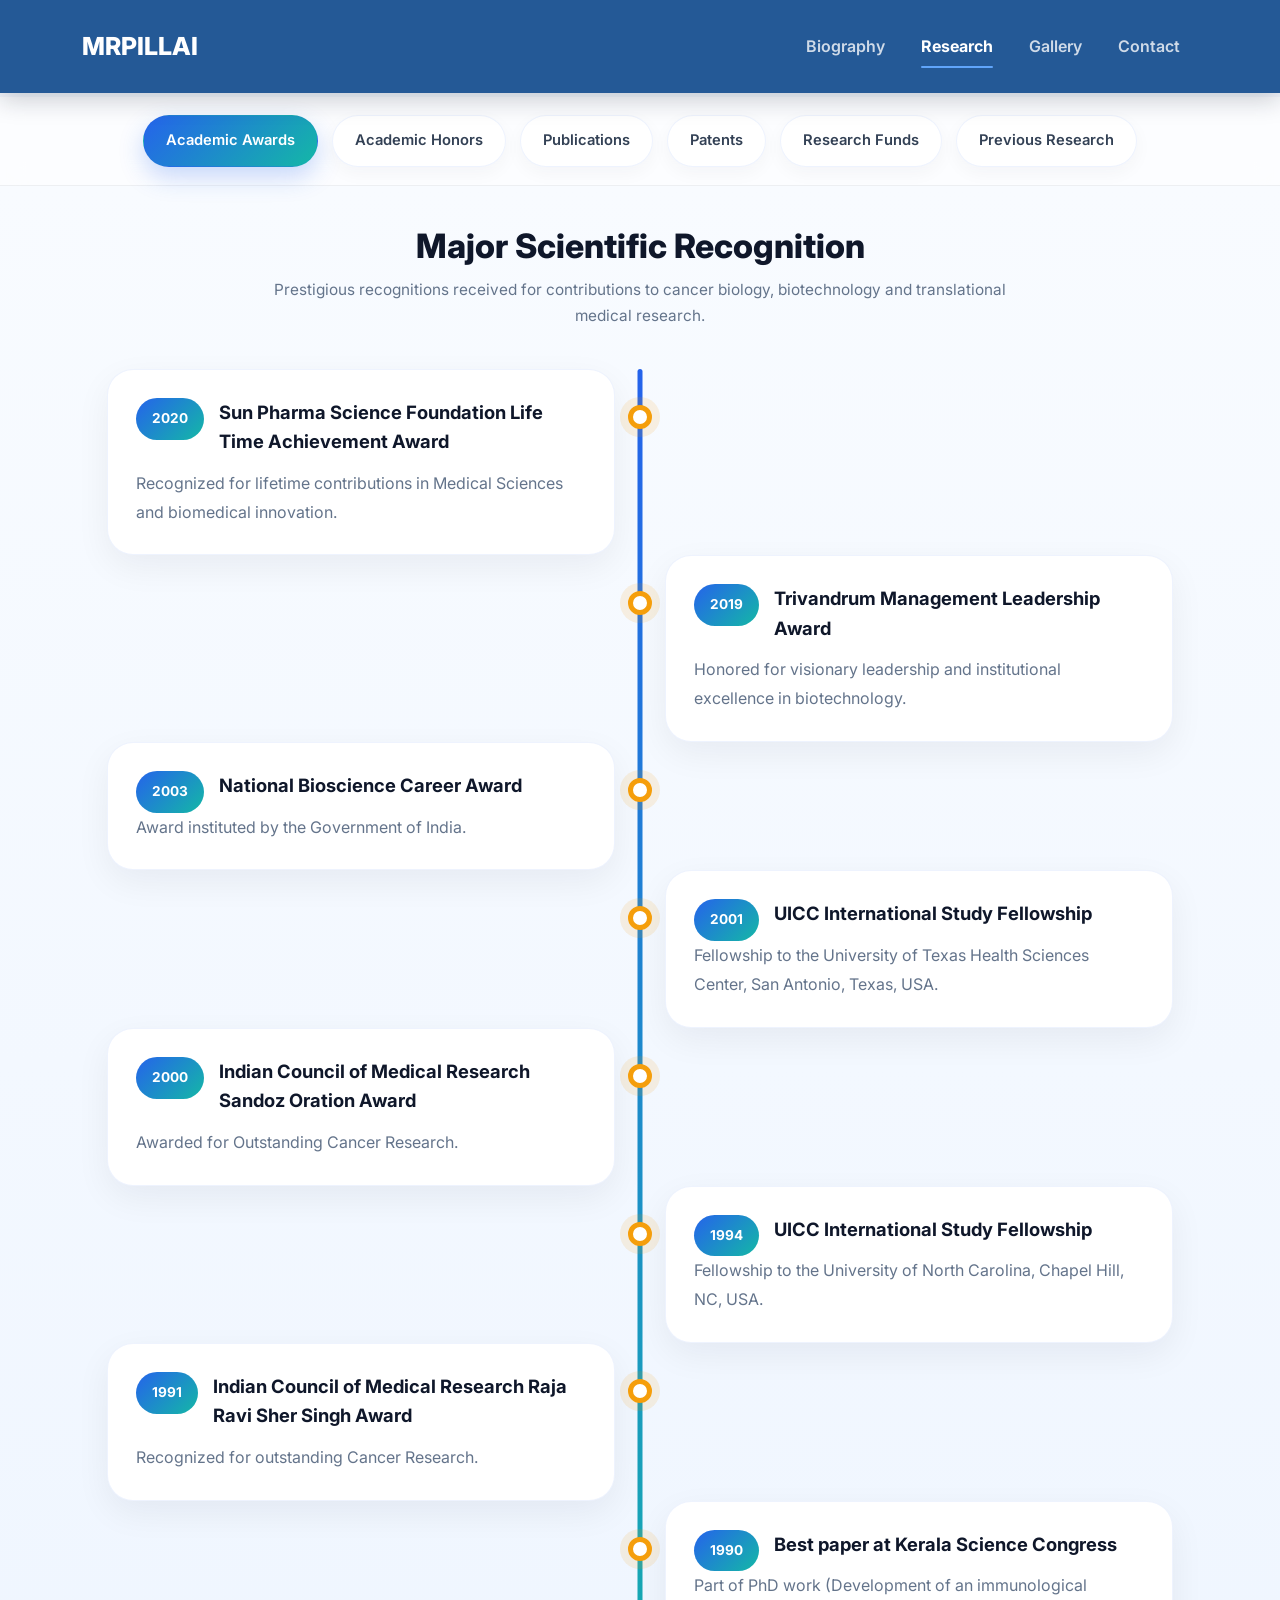
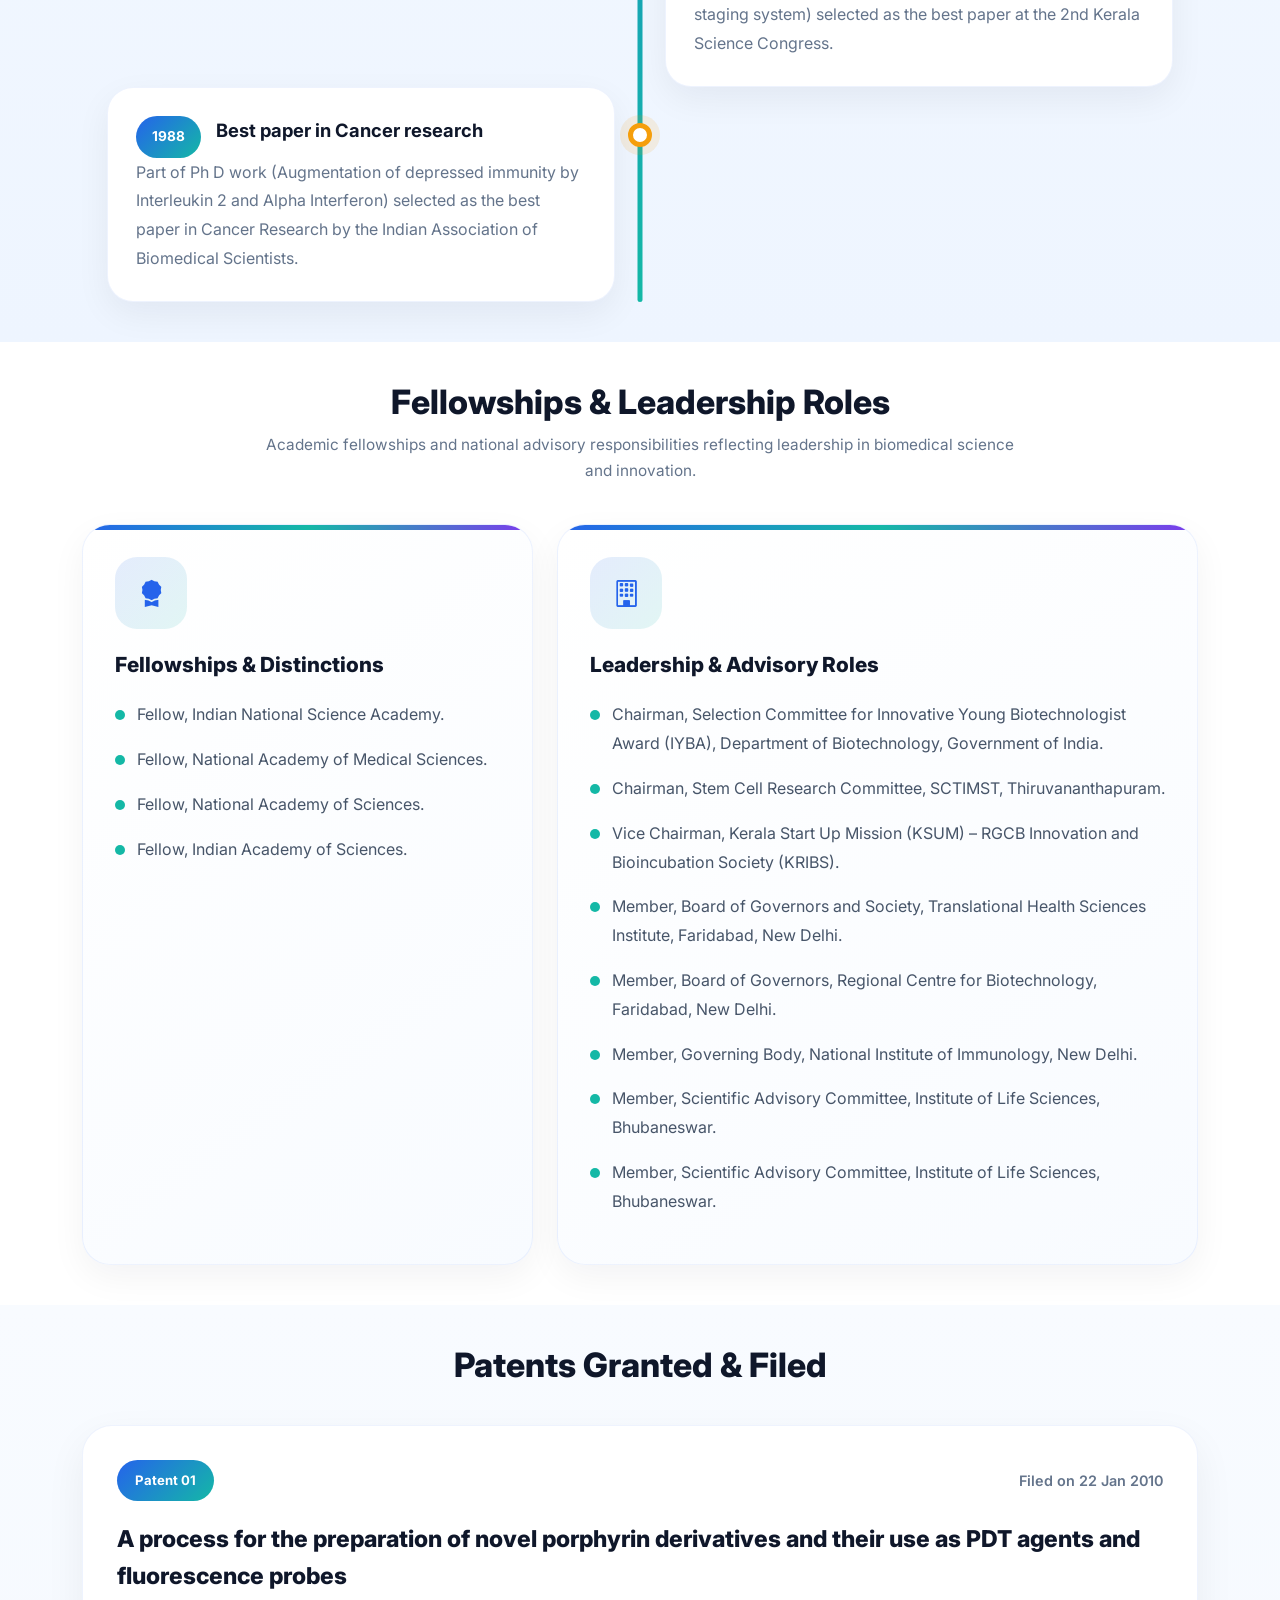
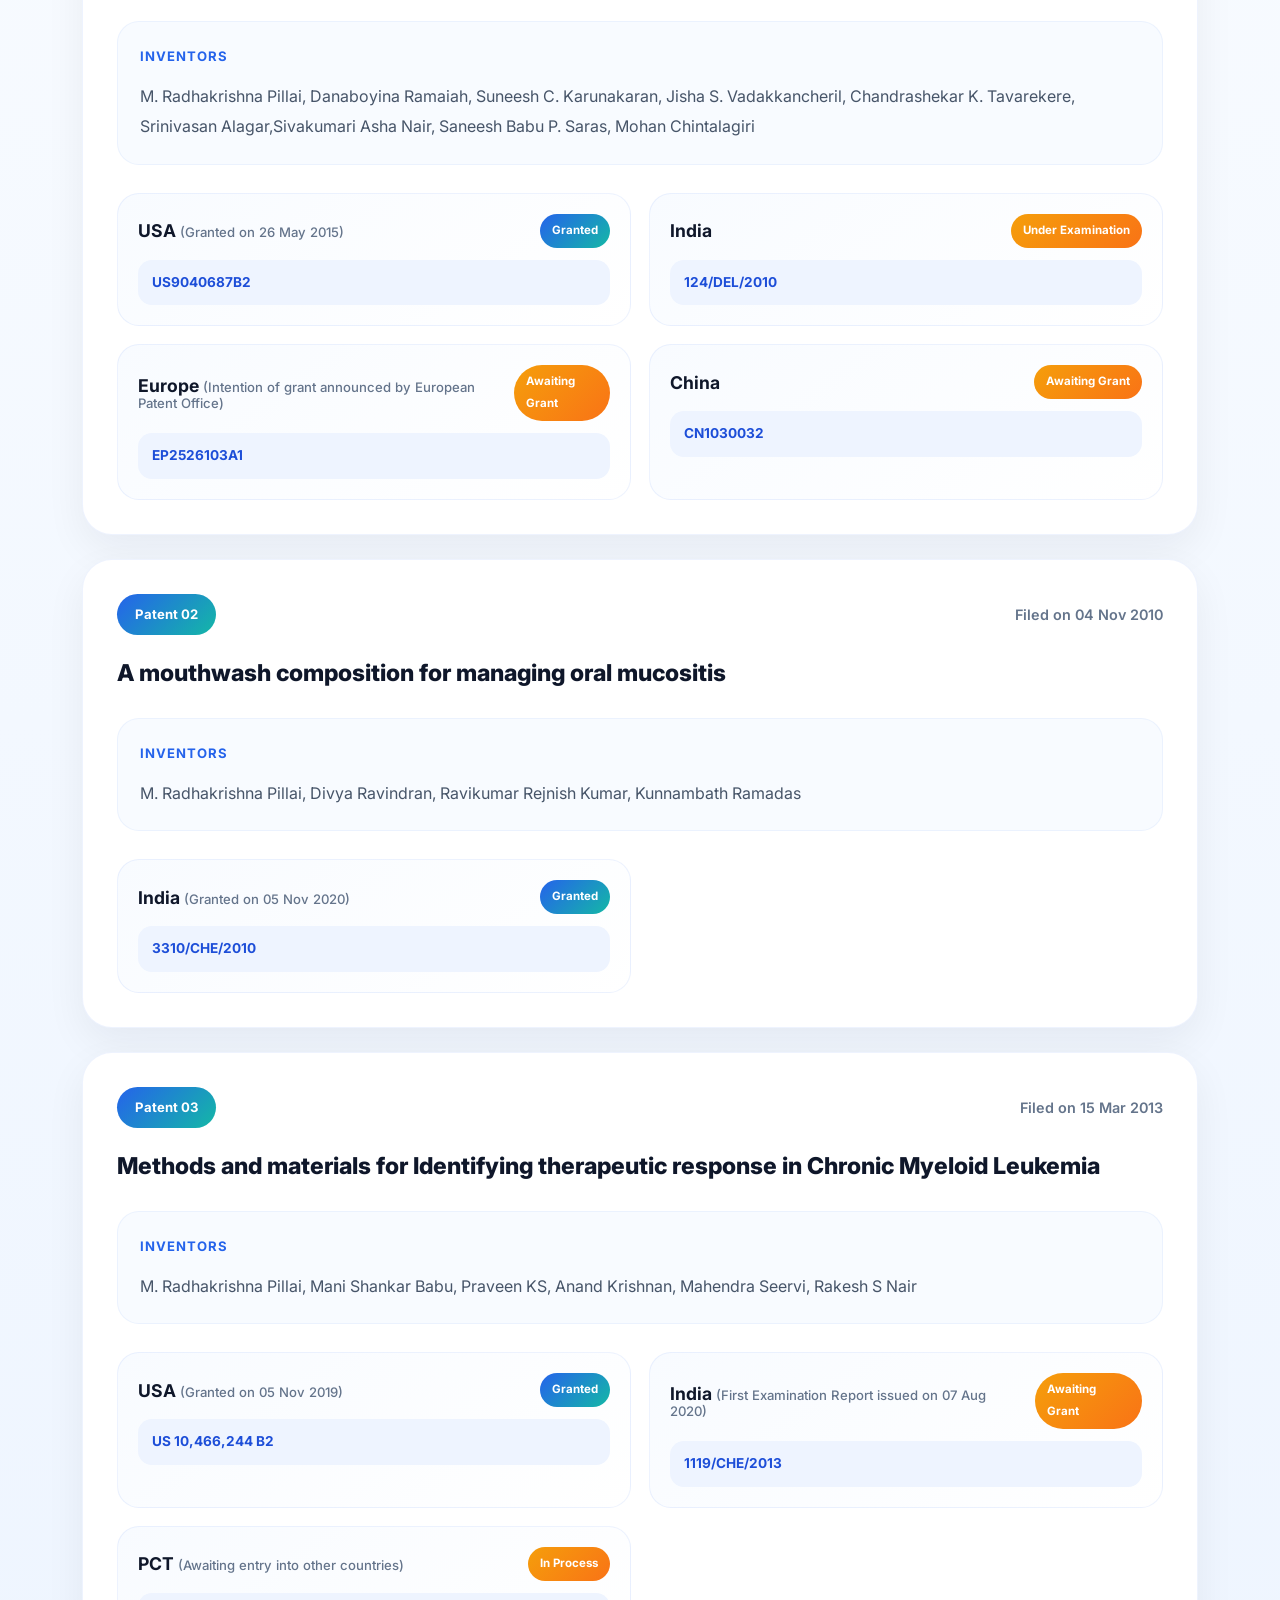
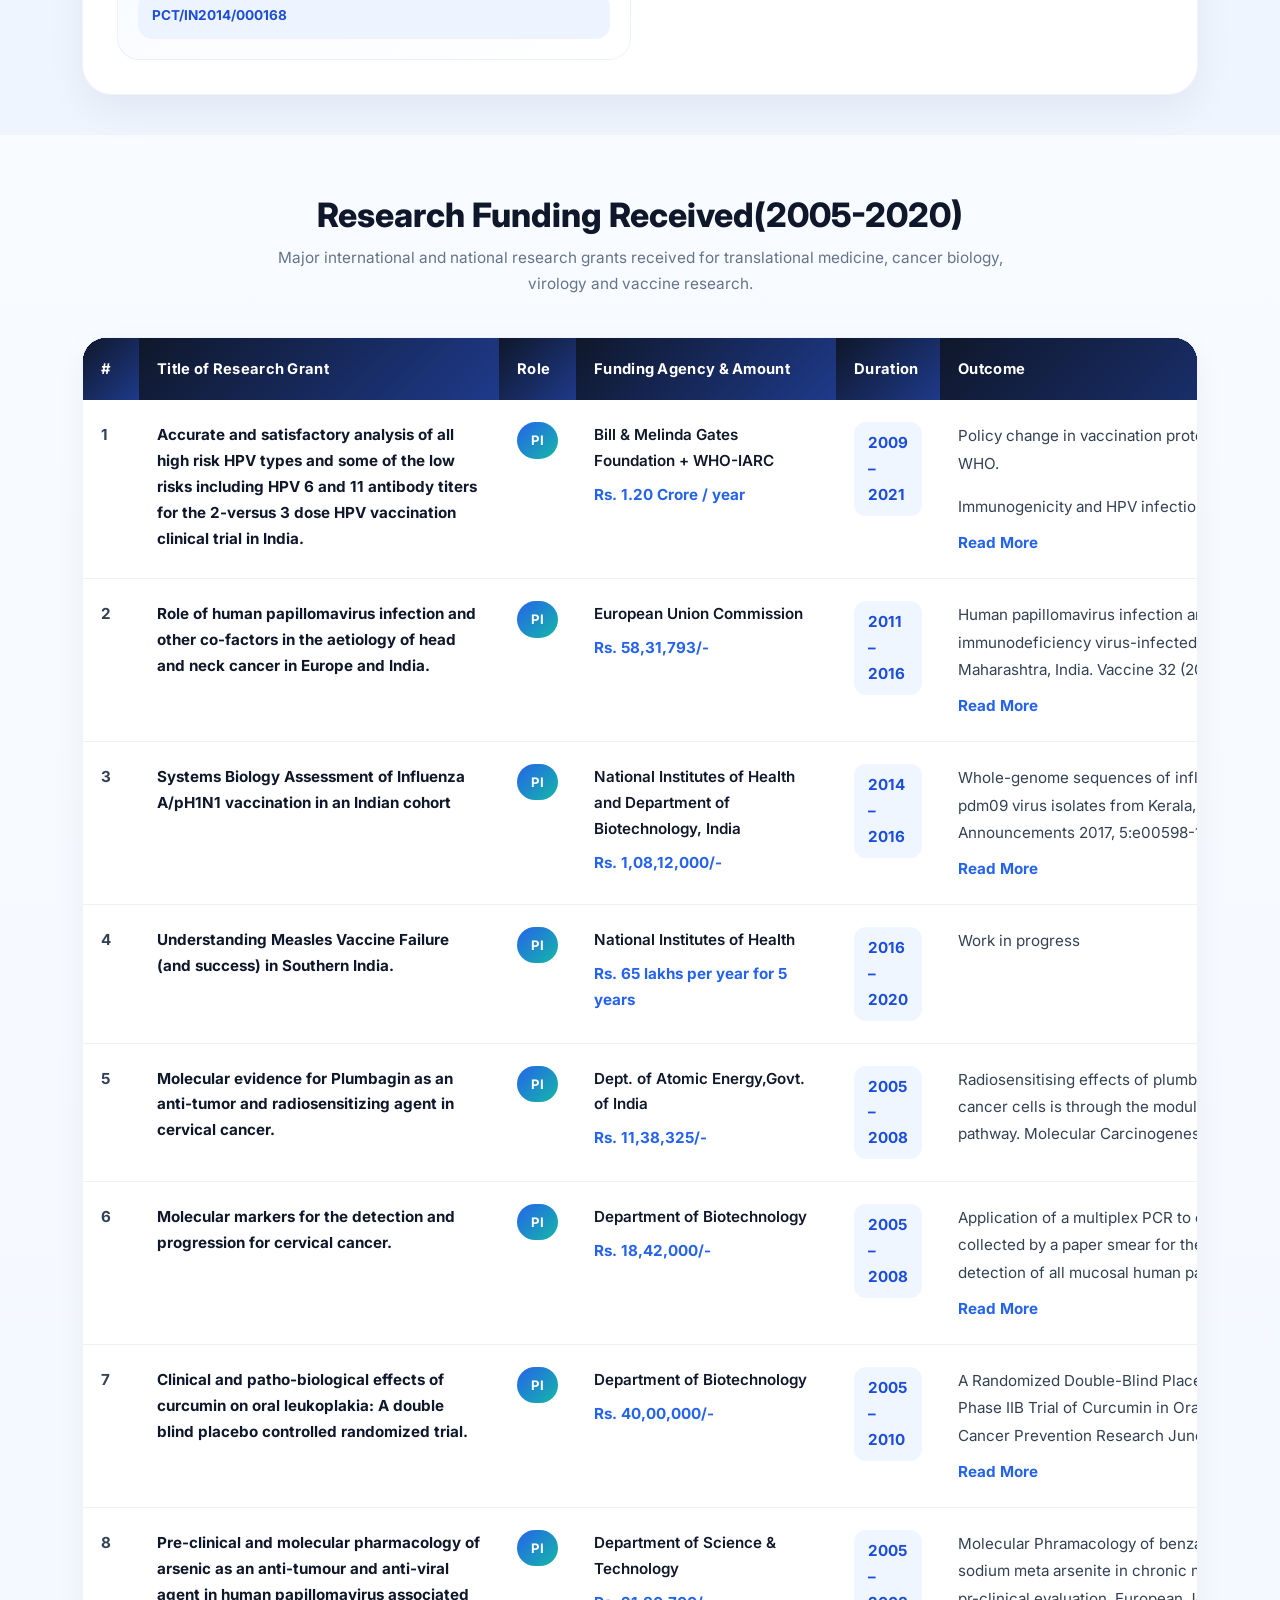
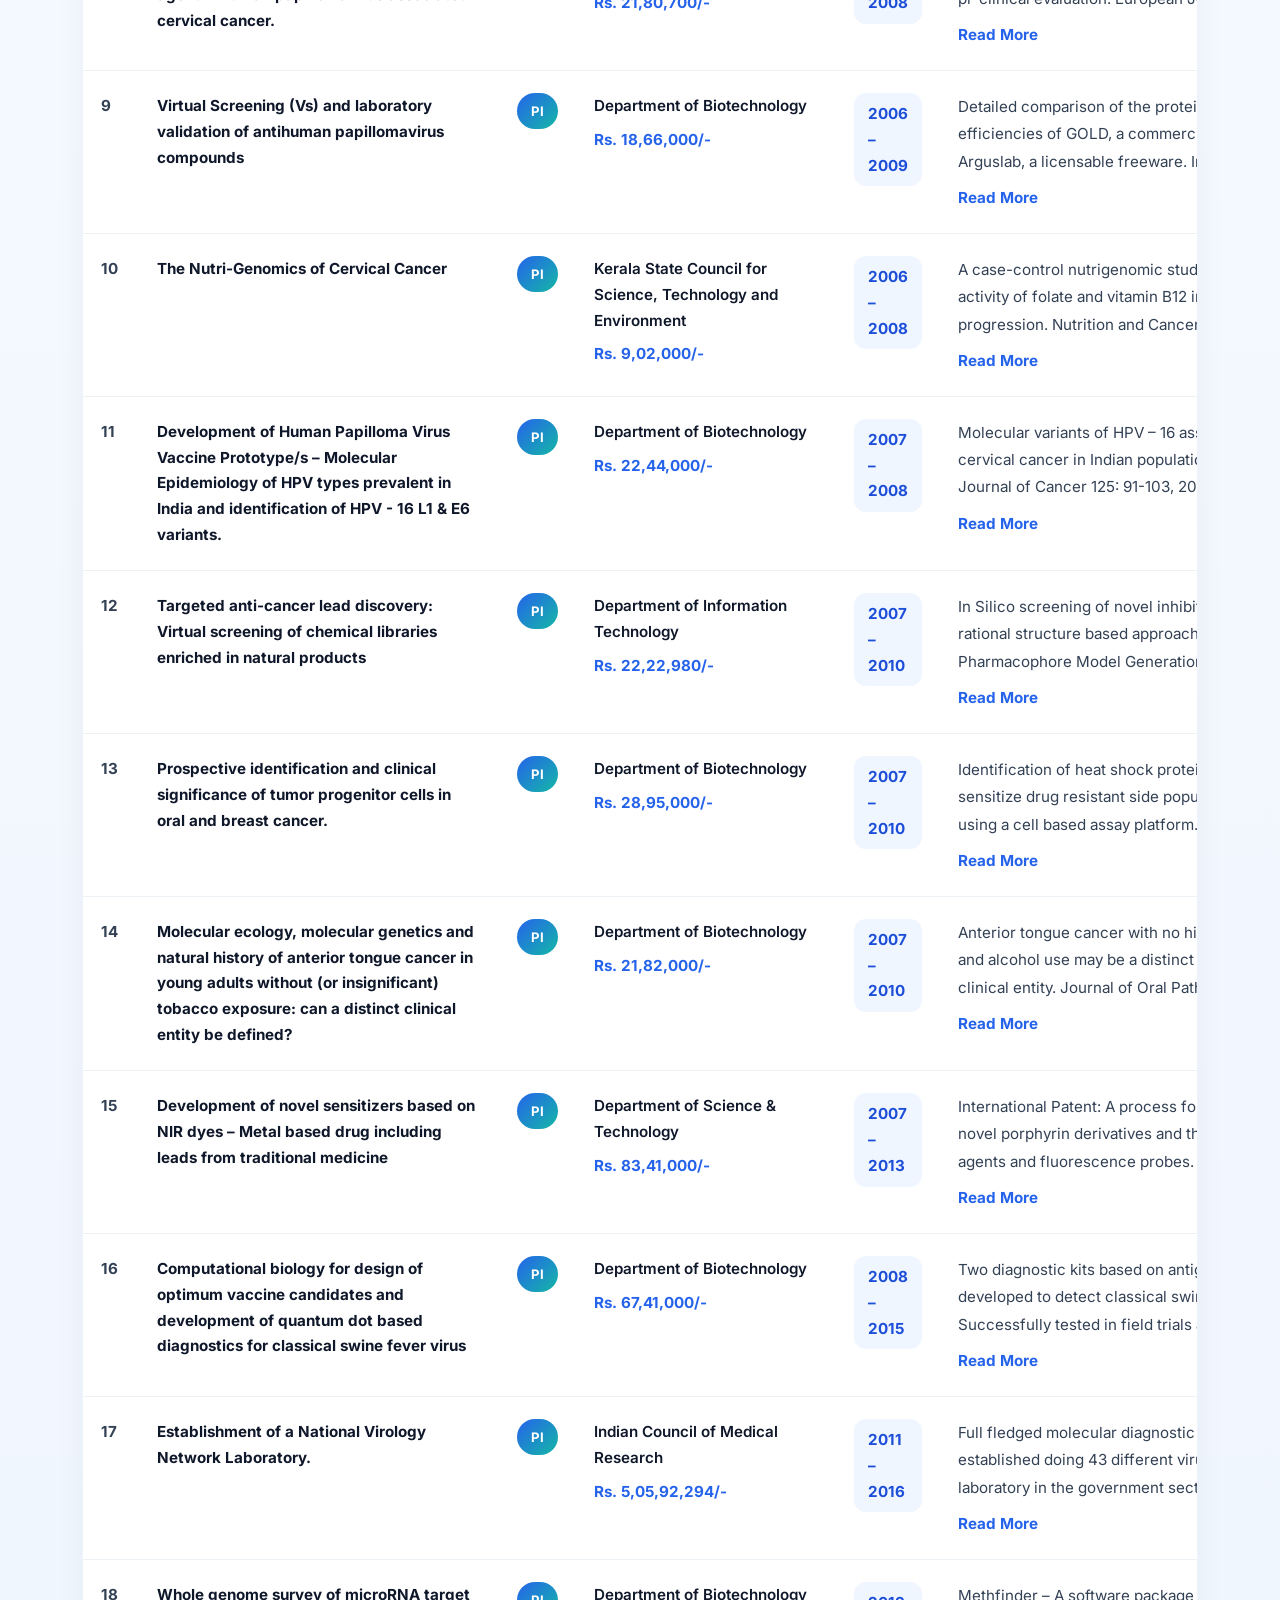
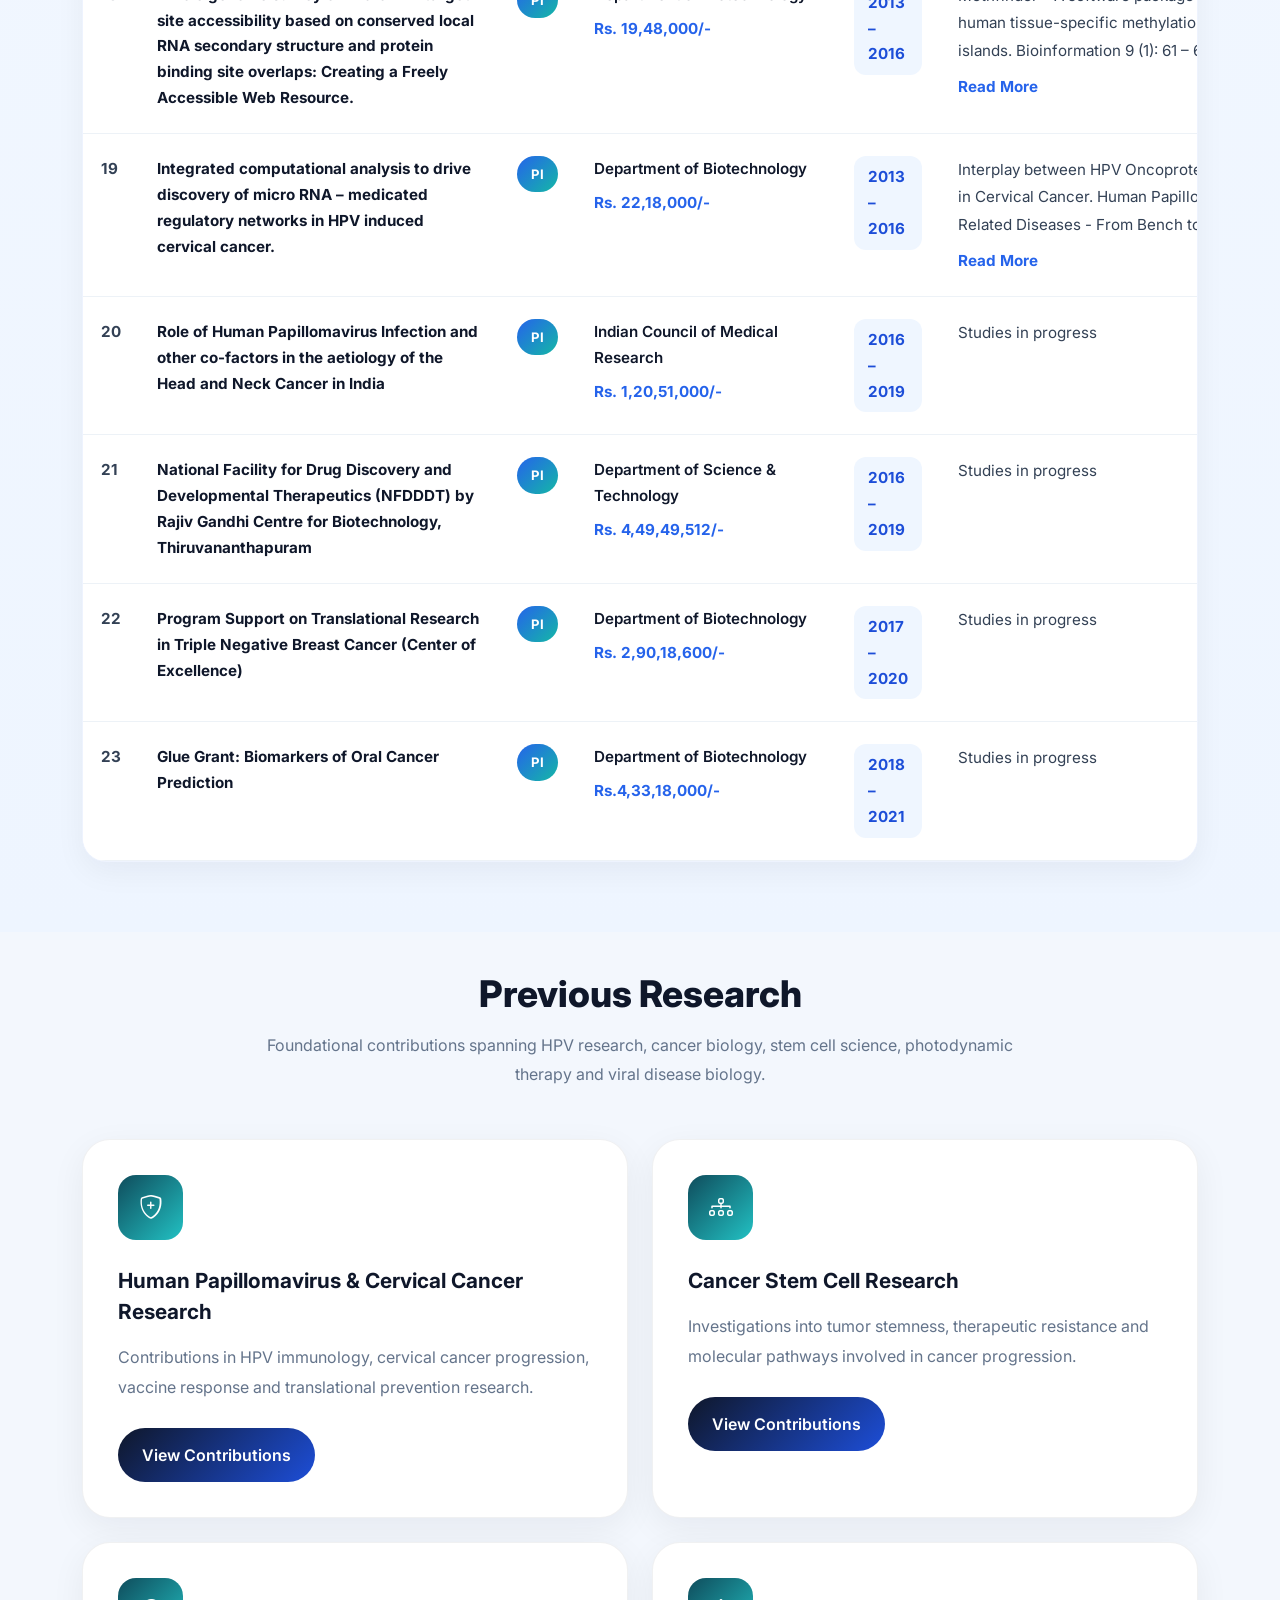
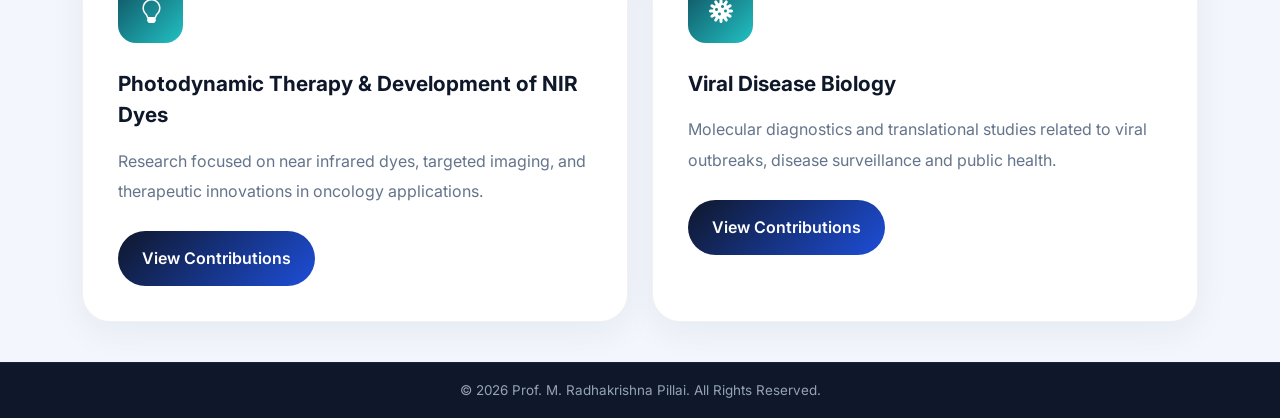
<file: research.html>
# research.html

<!DOCTYPE html>
<html lang="en">

<head>

    <meta charset="UTF-8">
    <meta name="viewport" content="width=device-width, initial-scale=1.0">

    <meta name="description"
        content="Research publications, scientific contributions and academic work of Prof. M. Radhakrishna Pillai.">

    <title>Research | Prof. M. Radhakrishna Pillai</title>

    <!-- Bootstrap -->
    <link href="https://cdn.jsdelivr.net/npm/bootstrap@5.3.2/dist/css/bootstrap.min.css" rel="stylesheet">

    <!-- Bootstrap Icons -->
    <link rel="stylesheet" href="https://cdn.jsdelivr.net/npm/bootstrap-icons@1.11.3/font/bootstrap-icons.css">

    <!-- Google Font -->
    <link href="https://fonts.googleapis.com/css2?family=Inter:wght@300;400;500;600;700;800&display=swap"
        rel="stylesheet">

    <link rel="stylesheet" href="css/main.css">
    <link rel="stylesheet" href="css/research.css">

</head>

<body>

    <!-- NAVBAR -->
    <div id="navbar"></div>

    <nav class="mobile-section-nav">
        <div class="nav-scroll">
            <a href="#awards" class="nav-chip">Awards</a>
            <a href="#honors" class="nav-chip">Honors</a>
            <a href="#publications" class="nav-chip">Publications</a>
            <a href="#patents" class="nav-chip">Patents</a>
            <a href="#funding" class="nav-chip">Funding</a>
            <a href="#previous_research" class="nav-chip">Previous Research</a>
        </div>
    </nav>
    <main>
        <!-- TABS -->

        <section class="research-tabs">

            <div class="container">

                <div class="tabs-wrapper">

                    <a href="#awards" class="research-tab">
                        Academic Awards
                    </a>

                    <a href="#honors" class="research-tab">
                        Academic Honors
                    </a>

                    <a href="#publications" class="research-tab">
                        Publications
                    </a>

                    <a href="#patents" class="research-tab">
                        Patents
                    </a>

                    <a href="#funding" class="research-tab">
                        Research Funds
                    </a>

                    <a href="#previous_research" class="research-tab">
                        Previous Research
                    </a>

                </div>

            </div>

        </section>

        <!-- AWARDS -->

        <section class="research-section awards-section" id="awards">

            <div class="container">

                <div class="section-heading">

                    <h2>
                        Major Scientific Recognition
                    </h2>

                    <p>
                        Prestigious recognitions received for contributions to cancer biology, biotechnology and
                        translational medical research.
                    </p>

                </div>

                <div class="timeline">

                    <div class="timeline-item left">

                        <div class="timeline-dot"></div>

                        <div class="award-card">

                            <div class="award-header">

                                <div class="award-year">2020</div>

                                <h4>Sun Pharma Science Foundation Life Time Achievement Award</h4>

                            </div>
                            <p>
                                Recognized for lifetime contributions in Medical Sciences and biomedical innovation.
                            </p>

                        </div>

                    </div>

                    <div class="timeline-item right">

                        <div class="timeline-dot"></div>

                        <div class="award-card">

                            <div class="award-header">

                                <div class="award-year">
                                    2019
                                </div>

                                <h4>
                                    Trivandrum Management Leadership Award
                                </h4>

                            </div>

                            <p>
                                Honored for visionary leadership and institutional excellence in biotechnology.
                            </p>

                        </div>

                    </div>

                    <div class="timeline-item left">

                        <div class="timeline-dot"></div>

                        <div class="award-card">

                            <div class="award-header">

                                <div class="award-year">
                                    2003
                                </div>

                                <h4>
                                    National Bioscience Career Award
                                </h4>
                            </div>
                            <p>
                                Award instituted by the Government of India.
                            </p>

                        </div>

                    </div>

                    <div class="timeline-item right">

                        <div class="timeline-dot"></div>

                        <div class="award-card">

                            <div class="award-header">

                                <div class="award-year">
                                    2001
                                </div>

                                <h4>
                                    UICC International Study Fellowship
                                </h4>
                            </div>
                            <p>
                                Fellowship to the University of Texas Health Sciences Center, San Antonio, Texas, USA.
                            </p>

                        </div>

                    </div>

                    <div class="timeline-item left">

                        <div class="timeline-dot"></div>

                        <div class="award-card">

                            <div class="award-header">

                                <div class="award-year">
                                    2000
                                </div>

                                <h4>
                                    Indian Council of Medical Research Sandoz Oration Award
                                </h4>
                            </div>

                            <p>
                                Awarded for Outstanding Cancer Research.
                            </p>

                        </div>

                    </div>

                    <div class="timeline-item right">

                        <div class="timeline-dot"></div>

                        <div class="award-card">

                            <div class="award-header">

                                <div class="award-year">
                                    1994
                                </div>

                                <h4>
                                    UICC International Study Fellowship
                                </h4>

                            </div>

                            <p>
                                Fellowship to the University of North Carolina, Chapel Hill, NC, USA.
                            </p>

                        </div>

                    </div>

                    <div class="timeline-item left">

                        <div class="timeline-dot"></div>

                        <div class="award-card">

                            <div class="award-header">

                                <div class="award-year">
                                    1991
                                </div>

                                <h4>
                                    Indian Council of Medical Research Raja Ravi Sher Singh Award
                                </h4>

                            </div>

                            <p>
                                Recognized for outstanding Cancer Research.
                            </p>

                        </div>

                    </div>

                    <div class="timeline-item right">

                        <div class="timeline-dot"></div>

                        <div class="award-card">

                            <div class="award-header">

                                <div class="award-year">
                                    1990
                                </div>

                                <h4>
                                    Best paper at Kerala Science Congress
                                </h4>

                            </div>

                            <p>
                                Part of PhD work (Development of an immunological staging system) selected as the best
                                paper at the 2nd Kerala Science Congress.
                            </p>

                        </div>

                    </div>

                    <div class="timeline-item left">

                        <div class="timeline-dot"></div>

                        <div class="award-card">

                            <div class="award-header">

                                <div class="award-year">
                                    1988
                                </div>

                                <h4>
                                    Best paper in Cancer research
                                </h4>

                            </div>

                            <p>
                                Part of Ph D work (Augmentation of depressed immunity by Interleukin 2 and Alpha
                                Interferon) selected as the best paper in Cancer Research by the Indian Association of
                                Biomedical Scientists.
                            </p>

                        </div>

                    </div>

                </div>

            </div>

        </section>

        <!-- HONORS -->

        <section class="research-section honors-section" id="honors">

            <div class="container">

                <div class="section-heading">

                    <h2>
                        Fellowships & Leadership Roles
                    </h2>

                    <p>
                        Academic fellowships and national advisory responsibilities reflecting leadership in biomedical
                        science and innovation.
                    </p>

                </div>

                <div class="row g-4">

                    <div class="col-lg-5">

                        <div class="honor-card">

                            <div class="honor-icon">
                                <i class="bi bi-award-fill"></i>
                            </div>

                            <h3>
                                Fellowships & Distinctions
                            </h3>

                            <ul class="honor-list">

                                <li>
                                    Fellow, Indian National Science Academy.
                                </li>

                                <li>
                                    Fellow, National Academy of Medical Sciences.
                                </li>

                                <li>
                                    Fellow, National Academy of Sciences.
                                </li>

                                <li>
                                    Fellow, Indian Academy of Sciences.
                                </li>

                            </ul>

                        </div>

                    </div>

                    <div class="col-lg-7">

                        <div class="honor-card">

                            <div class="honor-icon">
                                <i class="bi bi-building"></i>
                            </div>

                            <h3>
                                Leadership & Advisory Roles
                            </h3>

                            <ul class="honor-list">

                                <li>
                                    Chairman, Selection Committee for Innovative Young Biotechnologist Award (IYBA),
                                    Department of Biotechnology, Government of India.
                                </li>

                                <li>
                                    Chairman, Stem Cell Research Committee, SCTIMST, Thiruvananthapuram.
                                </li>

                                <li>
                                    Vice Chairman, Kerala Start Up Mission (KSUM) – RGCB Innovation and Bioincubation
                                    Society (KRIBS).
                                </li>

                                <li>
                                    Member, Board of Governors and Society, Translational Health Sciences Institute,
                                    Faridabad, New Delhi.
                                </li>

                                <li>
                                    Member, Board of Governors, Regional Centre for Biotechnology, Faridabad, New Delhi.
                                </li>

                                <li>
                                    Member, Governing Body, National Institute of Immunology, New Delhi.
                                </li>

                                <li>
                                    Member, Scientific Advisory Committee, Institute of Life Sciences, Bhubaneswar.
                                </li>

                                <li>
                                    Member, Scientific Advisory Committee, Institute of Life Sciences, Bhubaneswar.
                                </li>

                            </ul>

                        </div>

                    </div>

                </div>

            </div>

        </section>
        <!-- PATENTS -->

        <section class="research-section patents-section" id="patents">

            <div class="container">

                <div class="section-heading">

                    <h2>
                        Patents Granted & Filed
                    </h2>

                    <!--<p>
                Innovations and translational research contributions spanning cancer therapeutics, diagnostics and biomedical applications.
            </p>-->

                </div>

                <div class="row g-4">

                    <!-- PATENT 1 -->

                    <div class="col-12">

                        <div class="patent-card">

                            <div class="patent-header">

                                <div class="patent-number">
                                    Patent 01
                                </div>

                                <div class="patent-date">
                                    Filed on 22 Jan 2010
                                </div>

                            </div>

                            <h3>
                                A process for the preparation of novel porphyrin derivatives and their use as PDT agents
                                and fluorescence probes
                            </h3>

                            <div class="inventor-box">

                                <span class="inventor-title">
                                    Inventors
                                </span>

                                <p>
                                    M. Radhakrishna Pillai, Danaboyina Ramaiah, Suneesh C. Karunakaran, Jisha S.
                                    Vadakkancheril,
                                    Chandrashekar K. Tavarekere, Srinivasan Alagar,Sivakumari Asha Nair,
                                    Saneesh Babu P. Saras, Mohan Chintalagiri
                                </p>

                            </div>

                            <div class="patent-grid">

                                <div class="patent-country">

                                    <div class="country-top">

                                        <div class="country-info">

                                            <h6>
                                                USA
                                                <span class="country-note">
                                                    (Granted on 26 May 2015)
                                                </span>
                                            </h6>
                                        </div>

                                        <span class="status granted">
                                            Granted
                                        </span>

                                    </div>

                                    <div class="patent-id">
                                        US9040687B2
                                    </div>

                                </div>

                                <div class="patent-country">

                                    <div class="country-top">

                                        <div class="country-info">
                                            <h6>
                                                India

                                            </h6>
                                        </div>

                                        <span class="status pending">
                                            Under Examination
                                        </span>

                                    </div>

                                    <div class="patent-id">
                                        124/DEL/2010
                                    </div>

                                </div>

                                <div class="patent-country">

                                    <div class="country-top">
                                        <div class="country-info">

                                            <h6>Europe
                                                <span class="country-note">
                                                    (Intention of grant announced by European Patent Office)
                                                </span>
                                            </h6>
                                        </div>
                                        <span class="status pending">
                                            Awaiting Grant
                                        </span>

                                    </div>



                                    <div class="patent-id">
                                        EP2526103A1
                                    </div>

                                </div>

                                <div class="patent-country">

                                    <div class="country-top">
                                        <div class="country-info">
                                            <h6>
                                                China
                                            </h6>
                                        </div>

                                        <span class="status pending">
                                            Awaiting Grant
                                        </span>

                                    </div>

                                    <!--<p>
                                Under processing
                            </p>-->

                                    <div class="patent-id">
                                        CN1030032
                                    </div>

                                </div>

                            </div>

                        </div>

                    </div>

                    <!-- PATENT 2 -->

                    <div class="col-12">

                        <div class="patent-card">

                            <div class="patent-header">

                                <div class="patent-number">
                                    Patent 02
                                </div>

                                <div class="patent-date">
                                    Filed on 04 Nov 2010
                                </div>

                            </div>

                            <h3>
                                A mouthwash composition for managing oral mucositis
                            </h3>

                            <div class="inventor-box">

                                <span class="inventor-title">
                                    Inventors
                                </span>

                                <p>
                                    M. Radhakrishna Pillai, Divya Ravindran, Ravikumar Rejnish Kumar,
                                    Kunnambath Ramadas
                                </p>

                            </div>

                            <div class="patent-grid">

                                <div class="patent-country">

                                    <div class="country-top">

                                        <div class="country-info">

                                            <h6>India
                                                <span class="country-note">
                                                    (Granted on 05 Nov 2020)
                                                </span>
                                            </h6>
                                        </div>
                                        <span class="status granted">
                                            Granted
                                        </span>

                                    </div>

                                    <div class="patent-id">
                                        3310/CHE/2010
                                    </div>

                                </div>

                            </div>

                        </div>

                    </div>

                    <!-- PATENT 3 -->

                    <div class="col-12">

                        <div class="patent-card">

                            <div class="patent-header">

                                <div class="patent-number">
                                    Patent 03
                                </div>

                                <div class="patent-date">
                                    Filed on 15 Mar 2013
                                </div>

                            </div>

                            <h3>
                                Methods and materials for Identifying therapeutic response in Chronic Myeloid Leukemia
                            </h3>

                            <div class="inventor-box">

                                <span class="inventor-title">
                                    Inventors
                                </span>

                                <p>
                                    M. Radhakrishna Pillai, Mani Shankar Babu,
                                    Praveen KS, Anand Krishnan,
                                    Mahendra Seervi, Rakesh S Nair
                                </p>

                            </div>

                            <div class="patent-grid">

                                <div class="patent-country">

                                    <div class="country-top">
                                        <div class="country-info">
                                            <h6>USA
                                                <span class="country-note">(Granted on 05 Nov 2019)</span>
                                            </h6>
                                        </div>

                                        <span class="status granted">
                                            Granted
                                        </span>

                                    </div>


                                    <div class="patent-id">
                                        US 10,466,244 B2
                                    </div>

                                </div>

                                <div class="patent-country">

                                    <div class="country-top">

                                        <div class="country-info">
                                            <h6>India
                                                <span class="country-note">
                                                    (First Examination Report issued on 07 Aug 2020)
                                                </span>
                                            </h6>
                                        </div>
                                        <span class="status pending">
                                            Awaiting Grant
                                        </span>

                                    </div>

                                    <div class="patent-id">
                                        1119/CHE/2013
                                    </div>

                                </div>

                                <div class="patent-country">

                                    <div class="country-top">
                                        <div class="country-info">
                                            <h6>PCT
                                                <span class="country-note">
                                                    (Awaiting entry into other countries)
                                                </span>
                                            </h6>
                                        </div>
                                        <span class="status pending">
                                            In Process
                                        </span>

                                    </div>


                                    <div class="patent-id">
                                        PCT/IN2014/000168
                                    </div>

                                </div>

                            </div>

                        </div>

                    </div>

                </div>

            </div>

        </section>

        <!-- FUNDING SECTION -->

        <section class="research-section funding-section" id="funding">

            <div class="container">

                <div class="section-heading">

                    <h2>
                        Research Funding Received(2005-2020)
                    </h2>

                    <p>
                        Major international and national research grants received for translational medicine, cancer
                        biology, virology and vaccine research.
                    </p>

                </div>


                <!-- CATEGORY HEADERS

<div class="funding-category modern-category">

    <div>

        <h3>
            International Research Funding
        </h3>

        <p>
            Major international collaborative grants in vaccine research, virology and translational medicine.
        </p>

    </div>

    <div class="funding-years">
        2009 – 2021
    </div>

</div> -->
                <div class="funding-table-wrapper">

                    <table class="table funding-table align-middle">

                        <thead>

                            <tr>

                                <th style="width:70px;">
                                    #
                                </th>

                                <th style="min-width:360px;">
                                    Title of Research Grant
                                </th>

                                <th style="width:100px;">
                                    Role
                                </th>

                                <th style="min-width:260px;">
                                    Funding Agency & Amount
                                </th>

                                <th style="width:150px;">
                                    Duration
                                </th>

                                <th style="min-width:420px;">
                                    Outcome
                                </th>

                            </tr>

                        </thead>

                        <tbody>

                            <!-- ROW 1-->

                            <tr>

                                <td>
                                    <strong>1</strong>
                                </td>

                                <td>

                                    <div class="grant-title">

                                        Accurate and satisfactory analysis of all high risk HPV types and some of the
                                        low risks including HPV 6 and 11 antibody titers for the 2-versus 3 dose HPV
                                        vaccination clinical trial in India.

                                    </div>

                                </td>

                                <td>

                                    <span class="role-badge">
                                        PI
                                    </span>

                                </td>

                                <td>

                                    <div class="agency-name">
                                        Bill & Melinda Gates Foundation + WHO-IARC
                                    </div>

                                    <div class="grant-amount">
                                        Rs. 1.20 Crore / year
                                    </div>

                                </td>

                                <td>

                                    <span class="duration-badge">
                                        2009 – 2021
                                    </span>

                                </td>

                                <td>

                                    <div class="outcome-box">

                                        <div class="outcome-text collapsed">


                                            <p>
                                                Policy change in vaccination protocol announced by WHO.
                                            </p>

                                            <p>
                                                Immunogenicity and HPV infection after one, two, and three doses of
                                                quadrivalent HPV vaccine in girls in India: a multicentre prospective
                                                cohort study. The Lancet Oncology. 1 December 2015, http://dx.doi.org/
                                                10.1016/S1470-2045(15)00414-3
                                            </p>

                                            <p>
                                                Are two doses of human papillomavirus vaccine sufficient for older girls
                                                aged 15-18 years? Results from a cohort study in India. Papillomavirus
                                                Research, 2018, 5: 163-171
                                            </p>
                                            <p>
                                                Can a single dose of human papillomavirus (HPV) vaccine prevent cervical
                                                cancer? Early findings from an Indian study. Vaccine (2018),
                                                https://doi.org/10.1016/j.vaccine. 2018.02.087
                                            </p>

                                        </div>
                                        <button class="read-more-btn" onclick="toggleOutcome(this)">
                                            Read More
                                        </button>
                                    </div>

                                </td>

                            </tr>

                            <!-- ROW 2-->

                            <tr>

                                <td>
                                    <strong>2</strong>
                                </td>

                                <td>

                                    <div class="grant-title">

                                        Role of human papillomavirus infection and other co-factors in the aetiology of
                                        head
                                        and neck cancer in Europe and India.

                                    </div>

                                </td>

                                <td>

                                    <span class="role-badge">
                                        PI
                                    </span>

                                </td>

                                <td>

                                    <div class="agency-name">
                                        European Union Commission
                                    </div>

                                    <div class="grant-amount">
                                        Rs. 58,31,793/-
                                    </div>

                                </td>

                                <td>

                                    <span class="duration-badge">
                                        2011 – 2016
                                    </span>

                                </td>

                                <td>

                                    <div class="outcome-box">

                                        <div class="outcome-text collapsed">


                                            <p>
                                                Human papillomavirus infection among human immunodeficiency
                                                virus-infected women in Maharashtra, India. Vaccine 32 (2014) 1079–
                                                1085.
                                            </p>

                                            <p>
                                                Role of mucosal high risk human papillomavirus types in head and neck
                                                cancers
                                                in central India.; HPV-AHEAD study group. International Journal of
                                                Cancer.
                                                2017 Jul 1; 141(1): 143-151. doi: 10.1002/ijc.30712. Epub 2017 Apr 19.
                                            </p>

                                        </div>
                                        <button class="read-more-btn" onclick="toggleOutcome(this)">
                                            Read More
                                        </button>
                                    </div>

                                </td>

                            </tr>

                            <!-- ROW 3-->

                            <tr>

                                <td>
                                    <strong>3</strong>
                                </td>

                                <td>

                                    <div class="grant-title">

                                        Systems Biology Assessment of Influenza A/pH1N1 vaccination in an Indian cohort
                                    </div>

                                </td>

                                <td>

                                    <span class="role-badge">
                                        PI
                                    </span>

                                </td>

                                <td>

                                    <div class="agency-name">
                                        National Institutes of Health and Department of Biotechnology, India
                                    </div>

                                    <div class="grant-amount">
                                        Rs. 1,08,12,000/-
                                    </div>

                                </td>

                                <td>

                                    <span class="duration-badge">
                                        2014 – 2016
                                    </span>

                                </td>

                                <td>

                                    <div class="outcome-box">

                                        <div class="outcome-text collapsed">

                                            <p>
                                                Whole-genome sequences of influenza A(H1N1) pdm09 virus isolates from
                                                Kerala, India. Genome Announcements 2017, 5:e00598-17. 2. Data analysis
                                                in
                                                progress: Mutations in the H1N1 virus, its structural elucidation and
                                                implications for vaccine response.
                                            </p>

                                        </div>
                                        <button class="read-more-btn" onclick="toggleOutcome(this)">
                                            Read More
                                        </button>
                                    </div>

                                </td>

                            </tr>

                            <!-- ROW 4-->

                            <tr>

                                <td>
                                    <strong>4</strong>
                                </td>

                                <td>

                                    <div class="grant-title">

                                        Understanding Measles Vaccine Failure (and success) in Southern India.

                                    </div>

                                </td>

                                <td>

                                    <span class="role-badge">
                                        PI
                                    </span>

                                </td>

                                <td>

                                    <div class="agency-name">
                                        National Institutes of Health
                                    </div>

                                    <div class="grant-amount">
                                        Rs. 65 lakhs per year for 5 years
                                    </div>

                                </td>

                                <td>

                                    <span class="duration-badge">
                                        2016 – 2020
                                    </span>

                                </td>

                                <td>

                                    <div class="outcome-box">

                                        <div class="outcome-text collapsed">

                                            <p>
                                                Work in progress
                                            </p>

                                        </div>
                                        <button class="read-more-btn" onclick="toggleOutcome(this)">
                                            Read More
                                        </button>
                                    </div>

                                </td>

                            </tr>

                            <!-- ROW 5-->

                            <tr>

                                <td>
                                    <strong>5</strong>
                                </td>

                                <td>

                                    <div class="grant-title">

                                        Molecular evidence for Plumbagin as an anti-tumor and radiosensitizing agent in
                                        cervical cancer.

                                    </div>

                                </td>

                                <td>

                                    <span class="role-badge">
                                        PI
                                    </span>

                                </td>

                                <td>

                                    <div class="agency-name">
                                        Dept. of Atomic Energy,Govt. of India
                                    </div>

                                    <div class="grant-amount">
                                        Rs. 11,38,325/-
                                    </div>

                                </td>

                                <td>

                                    <span class="duration-badge">
                                        2005 – 2008
                                    </span>

                                </td>

                                <td>

                                    <div class="outcome-box">

                                        <div class="outcome-text collapsed">

                                            <p>
                                                Radiosensitising effects of plumbagin in cervical cancer cells is
                                                through
                                                the modulation of apoptotic pathway. Molecular Carcinogenesis 47: 22-33,
                                                2008.
                                            </p>

                                        </div>
                                        <button class="read-more-btn" onclick="toggleOutcome(this)">
                                            Read More
                                        </button>
                                    </div>

                                </td>

                            </tr>

                            <!-- ROW 6-->

                            <tr>

                                <td>
                                    <strong>6</strong>
                                </td>

                                <td>

                                    <div class="grant-title">

                                        Molecular markers for the detection and progression for cervical cancer.

                                    </div>

                                </td>

                                <td>

                                    <span class="role-badge">
                                        PI
                                    </span>

                                </td>

                                <td>

                                    <div class="agency-name">
                                        Department of Biotechnology
                                    </div>

                                    <div class="grant-amount">
                                        Rs. 18,42,000/-
                                    </div>

                                </td>

                                <td>

                                    <span class="duration-badge">
                                        2005 – 2008
                                    </span>

                                </td>

                                <td>

                                    <div class="outcome-box">

                                        <div class="outcome-text collapsed">

                                            <p>
                                                Application of a multiplex PCR to cervical cells collected by a paper
                                                smear for the simultaneous detection of all mucosal human
                                                papillomaviruses
                                                and typing of HR HPV types 16 and 18. Journal of Medical
                                                Microbiology 59 (11): 1303-1310, 2010. Human papillomavirus infection
                                                among human immunodeficiency virus-infected women in Maharashtra,
                                                India.Vaccine 32 (2014) 1079– 1085.
                                            </p>

                                        </div>
                                        <button class="read-more-btn" onclick="toggleOutcome(this)">
                                            Read More
                                        </button>
                                    </div>

                                </td>

                            </tr>

                            <!-- ROW 7-->

                            <tr>

                                <td>
                                    <strong>7</strong>
                                </td>

                                <td>

                                    <div class="grant-title">

                                        Clinical and patho-biological effects of curcumin on oral leukoplakia: A double
                                        blind
                                        placebo controlled randomized trial.

                                    </div>

                                </td>

                                <td>

                                    <span class="role-badge">
                                        PI
                                    </span>

                                </td>

                                <td>

                                    <div class="agency-name">
                                        Department of Biotechnology
                                    </div>

                                    <div class="grant-amount">
                                        Rs. 40,00,000/-
                                    </div>

                                </td>

                                <td>

                                    <span class="duration-badge">
                                        2005 – 2010
                                    </span>

                                </td>

                                <td>

                                    <div class="outcome-box">

                                        <div class="outcome-text collapsed">

                                            <p>
                                                A Randomized Double-Blind Placebo-Controlled Phase IIB Trial of Curcumin
                                                in
                                                Oral Leukoplakia. Cancer Prevention Research June 7, 2016;
                                                DOI: 10.1158/1940-6207.CAPR-15-0390.
                                            </p>

                                        </div>
                                        <button class="read-more-btn" onclick="toggleOutcome(this)">
                                            Read More
                                        </button>
                                    </div>

                                </td>

                            </tr>

                            <!-- ROW 8 -->

                            <tr>

                                <td>
                                    <strong>8</strong>
                                </td>

                                <td>

                                    <div class="grant-title">

                                        Pre-clinical and molecular pharmacology of arsenic as an anti-tumour and
                                        anti-viral agent in human papillomavirus associated cervical cancer.

                                    </div>

                                </td>

                                <td>

                                    <span class="role-badge">
                                        PI
                                    </span>

                                </td>

                                <td>

                                    <div class="agency-name">
                                        Department of Science & Technology
                                    </div>

                                    <div class="grant-amount">
                                        Rs. 21,80,700/-
                                    </div>

                                </td>

                                <td>

                                    <span class="duration-badge">
                                        2005 – 2008
                                    </span>

                                </td>

                                <td>

                                    <div class="outcome-box">

                                        <div class="outcome-text collapsed">

                                            <p>
                                                Molecular Phramacology of benzamide riboside and sodium meta arsenite in
                                                chronic myeloid leukemia; a pr-clinical evaluation. European Journal of
                                                Cancer (Suppl) 6 (12)110.
                                            </p>
                                            <p>
                                                Drug induced senescence generates chemoresistant stem like cells
                                                with low reactive oxygen species. Journal of Biological Chemistry 286
                                                (43):
                                                37813-37829, 2011.
                                            </p>

                                        </div>
                                        <button class="read-more-btn" onclick="toggleOutcome(this)">
                                            Read More
                                        </button>
                                    </div>

                                </td>

                            </tr>

                            <!-- ROW 9-->

                            <tr>

                                <td>
                                    <strong>9</strong>
                                </td>

                                <td>

                                    <div class="grant-title">

                                        Virtual Screening (Vs) and laboratory validation of antihuman papillomavirus
                                        compounds

                                    </div>

                                </td>

                                <td>

                                    <span class="role-badge">
                                        PI
                                    </span>

                                </td>

                                <td>

                                    <div class="agency-name">
                                        Department of Biotechnology
                                    </div>

                                    <div class="grant-amount">
                                        Rs. 18,66,000/-
                                    </div>

                                </td>

                                <td>

                                    <span class="duration-badge">
                                        2006 – 2009
                                    </span>

                                </td>

                                <td>

                                    <div class="outcome-box">

                                        <div class="outcome-text collapsed">

                                            <p>
                                                Detailed comparison of the protein-ligand docking efficiencies of GOLD,
                                                a commercial package and Arguslab, a licensable freeware. In Silico
                                                Biology 6: 601-605, 2006.
                                            </p>

                                        </div>
                                        <button class="read-more-btn" onclick="toggleOutcome(this)">
                                            Read More
                                        </button>
                                    </div>

                                </td>

                            </tr>

                            <!-- ROW 10-->

                            <tr>

                                <td>
                                    <strong>10</strong>
                                </td>

                                <td>

                                    <div class="grant-title">

                                        The Nutri-Genomics of Cervical Cancer

                                    </div>

                                </td>

                                <td>

                                    <span class="role-badge">
                                        PI
                                    </span>

                                </td>

                                <td>

                                    <div class="agency-name">
                                        Kerala State Council for Science, Technology and Environment
                                    </div>

                                    <div class="grant-amount">
                                        Rs. 9,02,000/-
                                    </div>

                                </td>

                                <td>

                                    <span class="duration-badge">
                                        2006 – 2008
                                    </span>

                                </td>

                                <td>

                                    <div class="outcome-box">

                                        <div class="outcome-text collapsed">

                                            <p>
                                                A case-control nutrigenomic study on the synergistic activity of folate
                                                and
                                                vitamin B12 in cervical cancer progression. Nutrition and Cancer
                                                64 (4): 550 – 558, 2012.
                                            </p>

                                        </div>
                                        <button class="read-more-btn" onclick="toggleOutcome(this)">
                                            Read More
                                        </button>
                                    </div>

                                </td>

                            </tr>

                            <!-- ROW 11-->

                            <tr>

                                <td>
                                    <strong>11</strong>
                                </td>

                                <td>

                                    <div class="grant-title">

                                        Development of Human Papilloma Virus Vaccine Prototype/s – Molecular
                                        Epidemiology of HPV types prevalent in India and identification of
                                        HPV - 16 L1 & E6 variants.

                                    </div>

                                </td>

                                <td>

                                    <span class="role-badge">
                                        PI
                                    </span>

                                </td>

                                <td>

                                    <div class="agency-name">
                                        Department of Biotechnology
                                    </div>

                                    <div class="grant-amount">
                                        Rs. 22,44,000/-
                                    </div>

                                </td>

                                <td>

                                    <span class="duration-badge">
                                        2007 – 2008
                                    </span>

                                </td>

                                <td>

                                    <div class="outcome-box">

                                        <div class="outcome-text collapsed">

                                            <p>
                                                Molecular variants of HPV – 16 associated with cervical cancer in Indian
                                                population.
                                                International Journal of Cancer 125: 91-103, 2009.
                                            </p>
                                            <p>
                                                Region-wise distribution of high-risk human papillomavirus types in
                                                squamous cell carcinomas of the cervix in India. International Journal
                                                of Gynecological Cancer 20 (6): 1046-1051, 2010.
                                            </p>
                                        </div>
                                        <button class="read-more-btn" onclick="toggleOutcome(this)">
                                            Read More
                                        </button>
                                    </div>

                                </td>

                            </tr>

                            <!-- ROW 12-->

                            <tr>

                                <td>
                                    <strong>12</strong>
                                </td>

                                <td>

                                    <div class="grant-title">

                                        Targeted anti-cancer lead discovery: Virtual screening of chemical libraries
                                        enriched in natural products

                                    </div>

                                </td>

                                <td>

                                    <span class="role-badge">
                                        PI
                                    </span>

                                </td>

                                <td>

                                    <div class="agency-name">
                                        Department of Information Technology
                                    </div>

                                    <div class="grant-amount">
                                        Rs. 22,22,980/-
                                    </div>

                                </td>

                                <td>

                                    <span class="duration-badge">
                                        2007 – 2010
                                    </span>

                                </td>

                                <td>

                                    <div class="outcome-box">

                                        <div class="outcome-text collapsed">

                                            <p>
                                                In Silico screening of novel inhibitors for HPV: A rational structure
                                                based
                                                approach (Docking Versus Pharmacophore Model Generation). Letters in
                                                Drug Design
                                                & Discovery 6: 494-501, 2009.
                                            </p>

                                        </div>
                                        <button class="read-more-btn" onclick="toggleOutcome(this)">
                                            Read More
                                        </button>
                                    </div>

                                </td>

                            </tr>

                            <!-- ROW 13-->

                            <tr>

                                <td>
                                    <strong>13</strong>
                                </td>

                                <td>

                                    <div class="grant-title">

                                        Prospective identification and clinical significance of tumor progenitor
                                        cells in oral and breast cancer.

                                    </div>

                                </td>

                                <td>

                                    <span class="role-badge">
                                        PI
                                    </span>

                                </td>

                                <td>

                                    <div class="agency-name">
                                        Department of Biotechnology
                                    </div>

                                    <div class="grant-amount">
                                        Rs. 28,95,000/-
                                    </div>

                                </td>

                                <td>

                                    <span class="duration-badge">
                                        2007 – 2010
                                    </span>

                                </td>

                                <td>

                                    <div class="outcome-box">

                                        <div class="outcome-text collapsed">

                                            <p>
                                                Identification of heat shock protein 90 inhibitors to sensitize drug
                                                resistant side population tumor cells using a cell based assay platform.
                                                Cancer Letters 317: 78-88, 2012
                                            </p>
                                            <p>
                                                Multiple drug resistant tumorigenic stem like cells in oral cancer.
                                                Cancer Letters
                                                338 (2): 300 – 316, 2013.
                                            </p>
                                            <p>
                                                Side population cells as prototype to chemoresistant, tumor-initiating
                                                cells. BioMed
                                                Research International :517237. doi: 10.1155/2013/517237, 2013.
                                            </p>

                                        </div>
                                        <button class="read-more-btn" onclick="toggleOutcome(this)">
                                            Read More
                                        </button>
                                    </div>

                                </td>

                            </tr>

                            <!-- ROW 14-->

                            <tr>

                                <td>
                                    <strong>14</strong>
                                </td>

                                <td>

                                    <div class="grant-title">

                                        Molecular ecology, molecular genetics and natural history of anterior tongue
                                        cancer in young adults without (or insignificant) tobacco exposure: can a
                                        distinct clinical entity be defined?

                                    </div>

                                </td>

                                <td>

                                    <span class="role-badge">
                                        PI
                                    </span>

                                </td>

                                <td>

                                    <div class="agency-name">
                                        Department of Biotechnology
                                    </div>

                                    <div class="grant-amount">
                                        Rs. 21,82,000/-
                                    </div>

                                </td>

                                <td>

                                    <span class="duration-badge">
                                        2007 – 2010
                                    </span>

                                </td>

                                <td>

                                    <div class="outcome-box">

                                        <div class="outcome-text collapsed">

                                            <p>
                                                Anterior tongue cancer with no history of tobacco and alcohol use may be
                                                a
                                                distinct molecular and clinical entity. Journal of Oral Pathology &
                                                Medicine
                                                2014 Sep; 43(8):593-597
                                            </p>

                                        </div>
                                        <button class="read-more-btn" onclick="toggleOutcome(this)">
                                            Read More
                                        </button>
                                    </div>

                                </td>

                            </tr>

                            <!-- ROW 15-->

                            <tr>

                                <td>
                                    <strong>15</strong>
                                </td>

                                <td>

                                    <div class="grant-title">

                                        Development of novel sensitizers based on NIR dyes – Metal based drug including
                                        leads
                                        from traditional medicine

                                    </div>

                                </td>

                                <td>

                                    <span class="role-badge">
                                        PI
                                    </span>

                                </td>

                                <td>

                                    <div class="agency-name">
                                        Department of Science & Technology
                                    </div>

                                    <div class="grant-amount">
                                        Rs. 83,41,000/-
                                    </div>

                                </td>

                                <td>

                                    <span class="duration-badge">
                                        2007 – 2013
                                    </span>

                                </td>

                                <td>

                                    <div class="outcome-box">

                                        <div class="outcome-text collapsed">

                                            <p>
                                                International Patent: A process for the preparation of novel porphyrin
                                                derivatives and their use as PDT agents and fluorescence probes.
                                                USA- US9040687B2; India – 124/DEL/2010; Europe – EP2526103A1; China –
                                                CN1030032
                                            </p>
                                            <p>
                                                Water Soluble Neutral Porphyrin Derivative: An Efficient Sensitizer
                                                for Photodynamic Therapy and NIR Nuclear Imaging Applications. ACS
                                                Chemical
                                                Biology 8: 127 – 132, 2013.
                                            </p>
                                            <p>
                                                Meso-Tetrakis(p-sulfonatophenyl)N-Confused PorphyrinTetrasodium
                                                Salt: A Potential Sensitizer for Photodynamic Therapy. Journal of
                                                Medicinal Chemistry .55(11): 5110-20, 2012.
                                            </p>
                                            <p>
                                                Bis (3,5-diiodo-2,4,6- trihydroxyphenyl) squaraine photodynamic therapy
                                                disrupts redox homeostasis and induce mitochondria-mediated apoptosis in
                                                human breast cancer cells. Scientific Reports 7:42126 |
                                                DOI: 10.1038/srep42126, 2017
                                            </p>

                                        </div>
                                        <button class="read-more-btn" onclick="toggleOutcome(this)">
                                            Read More
                                        </button>
                                    </div>

                                </td>

                            </tr>

                            <!-- ROW 16-->

                            <tr>

                                <td>
                                    <strong>16</strong>
                                </td>

                                <td>

                                    <div class="grant-title">

                                        Computational biology for design of optimum vaccine candidates and
                                        development of quantum dot based diagnostics for classical swine fever virus

                                    </div>

                                </td>

                                <td>

                                    <span class="role-badge">
                                        PI
                                    </span>

                                </td>

                                <td>

                                    <div class="agency-name">
                                        Department of Biotechnology
                                    </div>

                                    <div class="grant-amount">
                                        Rs. 67,41,000/-
                                    </div>

                                </td>

                                <td>

                                    <span class="duration-badge">
                                        2008 – 2015
                                    </span>

                                </td>

                                <td>

                                    <div class="outcome-box">

                                        <div class="outcome-text collapsed">

                                            <p>
                                                Two diagnostic kits based on antigen and antibody developed to detect
                                                classical swine fever. Successfully tested in field trials and
                                                transferred to industry.
                                            </p>

                                        </div>
                                        <button class="read-more-btn" onclick="toggleOutcome(this)">
                                            Read More
                                        </button>
                                    </div>

                                </td>

                            </tr>

                            <!-- ROW 17-->

                            <tr>

                                <td>
                                    <strong>17</strong>
                                </td>

                                <td>

                                    <div class="grant-title">

                                        Establishment of a National Virology Network Laboratory.

                                    </div>

                                </td>

                                <td>

                                    <span class="role-badge">
                                        PI
                                    </span>

                                </td>

                                <td>

                                    <div class="agency-name">
                                        Indian Council of Medical Research
                                    </div>

                                    <div class="grant-amount">
                                        Rs. 5,05,92,294/-
                                    </div>

                                </td>

                                <td>

                                    <span class="duration-badge">
                                        2011 – 2016
                                    </span>

                                </td>

                                <td>

                                    <div class="outcome-box">

                                        <div class="outcome-text collapsed">

                                            <p>
                                                Full fledged molecular diagnostic national laboratory established
                                                doing 43 different viruses. Only laboratory in the government sector
                                                to be accredited by NABL and NABH for molecular diagnostics.
                                            </p>
                                            <p>
                                                Comparative performance of the probable case definitions of
                                                dengue by WHO (2009) and the WHO-SEAR expert group (2011) Pathogens
                                                and Global Health 2014, 108, Issue 2, pp. 103-110
                                            </p>
                                            <p>
                                                Demographic and Clinical Characteristics of Pandemic
                                                Influenza A (H1N1) 209 Outbreak in Kerala, Southern India. British
                                                Microbiology Research Journal 4(10): 142-153, 2014.
                                            </p>
                                            <p>
                                                Molecular Diagnosis of Chikungunya virus (CHIKV) and Dengue
                                                virus (DENV) and its concomitant circulation in South Indian population,
                                                Virology Reports, 12 May 2015 doi:10.1016/j.virep.2015.05.001.
                                            </p>

                                        </div>
                                        <button class="read-more-btn" onclick="toggleOutcome(this)">
                                            Read More
                                        </button>
                                    </div>

                                </td>

                            </tr>

                            <!-- ROW 18-->

                            <tr>

                                <td>
                                    <strong>18</strong>
                                </td>

                                <td>

                                    <div class="grant-title">

                                        Whole genome survey of microRNA target site accessibility based on
                                        conserved local RNA secondary structure and protein binding site
                                        overlaps: Creating a Freely Accessible Web Resource.

                                    </div>

                                </td>

                                <td>

                                    <span class="role-badge">
                                        PI
                                    </span>

                                </td>

                                <td>

                                    <div class="agency-name">
                                        Department of Biotechnology
                                    </div>

                                    <div class="grant-amount">
                                        Rs. 19,48,000/-
                                    </div>

                                </td>

                                <td>

                                    <span class="duration-badge">
                                        2013 – 2016
                                    </span>

                                </td>

                                <td>

                                    <div class="outcome-box">

                                        <div class="outcome-text collapsed">

                                            <p>
                                                Methfinder – A software package for prediction of human tissue-specific
                                                methylation status of CpG islands. Bioinformation 9 (1): 61 – 64, 2013.
                                            </p>
                                            <p>
                                                MTar: a comprehensive computational microRNA target prediction
                                                architecture
                                                for human transcriptome. BMC Bioinformatics Jan 18; 11 Suppl 1:S2, 2010.
                                            </p>

                                        </div>
                                        <button class="read-more-btn" onclick="toggleOutcome(this)">
                                            Read More
                                        </button>
                                    </div>

                                </td>

                            </tr>

                            <!-- ROW 19-->

                            <tr>

                                <td>
                                    <strong>19</strong>
                                </td>

                                <td>

                                    <div class="grant-title">

                                        Integrated computational analysis to drive discovery of micro RNA –
                                        medicated regulatory networks in HPV induced cervical cancer.

                                    </div>

                                </td>

                                <td>

                                    <span class="role-badge">
                                        PI
                                    </span>

                                </td>

                                <td>

                                    <div class="agency-name">
                                        Department of Biotechnology
                                    </div>

                                    <div class="grant-amount">
                                        Rs. 22,18,000/-
                                    </div>

                                </td>

                                <td>

                                    <span class="duration-badge">
                                        2013 – 2016
                                    </span>

                                </td>

                                <td>

                                    <div class="outcome-box">

                                        <div class="outcome-text collapsed">

                                            <p>
                                                Interplay between HPV Oncoproteins and MicroRNAs in Cervical Cancer.
                                                Human Papillomavirus and Related Diseases - From Bench to
                                                Bedside - Research aspects, Davy VandenBroeck (Ed.), ISBN:
                                                978-953-307-855-7,
                                                InTech, 2012.
                                            </p>
                                            <p>
                                                Implications of miR cluster 143/145 as universal anti-oncomiRs and their
                                                dysregulation
                                                during tumorigenesis, Cancer Cell Int. 2015 Sep 29;15:92.
                                                doi: 10.1186/s12935-015-0247-4. eCollection 2015
                                            </p>

                                        </div>
                                        <button class="read-more-btn" onclick="toggleOutcome(this)">
                                            Read More
                                        </button>
                                    </div>

                                </td>

                            </tr>

                            <!-- ROW 20-->

                            <tr>

                                <td>
                                    <strong>20</strong>
                                </td>

                                <td>

                                    <div class="grant-title">

                                        Role of Human Papillomavirus Infection and other co-factors in the
                                        aetiology of the Head and Neck Cancer in India

                                    </div>

                                </td>

                                <td>

                                    <span class="role-badge">
                                        PI
                                    </span>

                                </td>

                                <td>

                                    <div class="agency-name">
                                        Indian Council of Medical Research
                                    </div>

                                    <div class="grant-amount">
                                        Rs. 1,20,51,000/-
                                    </div>

                                </td>

                                <td>

                                    <span class="duration-badge">
                                        2016 – 2019
                                    </span>

                                </td>

                                <td>

                                    <div class="outcome-box">

                                        <div class="outcome-text collapsed">

                                            <p>
                                                Studies in progress
                                            </p>

                                        </div>
                                        <button class="read-more-btn" onclick="toggleOutcome(this)">
                                            Read More
                                        </button>
                                    </div>

                                </td>

                            </tr>

                            <!-- ROW 21-->

                            <tr>

                                <td>
                                    <strong>21</strong>
                                </td>

                                <td>

                                    <div class="grant-title">

                                        National Facility for Drug Discovery and Developmental
                                        Therapeutics (NFDDDT) by Rajiv Gandhi Centre for Biotechnology,
                                        Thiruvananthapuram

                                    </div>

                                </td>

                                <td>

                                    <span class="role-badge">
                                        PI
                                    </span>

                                </td>

                                <td>

                                    <div class="agency-name">
                                        Department of Science & Technology
                                    </div>

                                    <div class="grant-amount">
                                        Rs. 4,49,49,512/-
                                    </div>

                                </td>

                                <td>

                                    <span class="duration-badge">
                                        2016 – 2019
                                    </span>

                                </td>

                                <td>

                                    <div class="outcome-box">

                                        <div class="outcome-text collapsed">

                                            <p>
                                                Studies in progress
                                            </p>

                                        </div>
                                        <button class="read-more-btn" onclick="toggleOutcome(this)">
                                            Read More
                                        </button>
                                    </div>

                                </td>

                            </tr>

                            <!-- ROW 22-->

                            <tr>

                                <td>
                                    <strong>22</strong>
                                </td>

                                <td>

                                    <div class="grant-title">

                                        Program Support on Translational Research in Triple Negative Breast
                                        Cancer (Center of Excellence)

                                    </div>

                                </td>

                                <td>

                                    <span class="role-badge">
                                        PI
                                    </span>

                                </td>

                                <td>

                                    <div class="agency-name">
                                        Department of Biotechnology
                                    </div>

                                    <div class="grant-amount">
                                        Rs. 2,90,18,600/-
                                    </div>

                                </td>

                                <td>

                                    <span class="duration-badge">
                                        2017 – 2020
                                    </span>

                                </td>

                                <td>

                                    <div class="outcome-box">

                                        <div class="outcome-text collapsed">

                                            <p>
                                                Studies in progress
                                            </p>

                                        </div>
                                        <button class="read-more-btn" onclick="toggleOutcome(this)">
                                            Read More
                                        </button>
                                    </div>

                                </td>

                            </tr>

                            <!-- ROW 23-->

                            <tr>

                                <td>
                                    <strong>23</strong>
                                </td>

                                <td>

                                    <div class="grant-title">

                                        Glue Grant: Biomarkers of Oral Cancer Prediction

                                    </div>

                                </td>

                                <td>

                                    <span class="role-badge">
                                        PI
                                    </span>

                                </td>

                                <td>

                                    <div class="agency-name">
                                        Department of Biotechnology
                                    </div>

                                    <div class="grant-amount">
                                        Rs.4,33,18,000/-
                                    </div>

                                </td>

                                <td>

                                    <span class="duration-badge">
                                        2018 – 2021
                                    </span>

                                </td>

                                <td>

                                    <div class="outcome-box">

                                        <div class="outcome-text collapsed">

                                            <p>
                                                Studies in progress
                                            </p>

                                        </div>
                                        <button class="read-more-btn" onclick="toggleOutcome(this)">
                                            Read More
                                        </button>
                                    </div>

                                </td>

                            </tr>

                        </tbody>

                    </table>

                </div>


            </div>

        </section>

        <!-- PREVIOUS RESEARCH -->

        <section class="research-section" id="previous_research">

            <div class="container">

                <!-- HEADING -->

                <div class="research-heading">

                    <h2>
                        Previous Research
                    </h2>

                    <p>
                        Foundational contributions spanning HPV research, cancer biology,
                        stem cell science, photodynamic therapy and viral disease biology.
                    </p>

                </div>

                <!-- GRID -->

                <div class="row g-4">

                    <!-- CARD 1 -->

                    <div class="col-lg-6">

                        <div class="research-card">

                            <div class="research-icon">
                                <i class="bi bi-shield-plus"></i>
                            </div>

                            <h4>
                                Human Papillomavirus & Cervical Cancer Research
                            </h4>

                            <p>
                                Contributions in HPV immunology, cervical cancer progression,
                                vaccine response and translational prevention research.
                            </p>

                            <button class="research-btn" data-bs-toggle="modal" data-bs-target="#researchModal1">

                                View Contributions

                            </button>

                        </div>

                    </div>

                    <!-- CARD 2 -->

                    <div class="col-lg-6">

                        <div class="research-card">

                            <div class="research-icon">
                                <i class="bi bi-diagram-3"></i>
                            </div>

                            <h4>
                                Cancer Stem Cell Research
                            </h4>

                            <p>
                                Investigations into tumor stemness, therapeutic resistance
                                and molecular pathways involved in cancer progression.
                            </p>

                            <button class="research-btn" data-bs-toggle="modal" data-bs-target="#researchModal2">

                                View Contributions

                            </button>

                        </div>

                    </div>

                    <!-- CARD 3 -->

                    <div class="col-lg-6">

                        <div class="research-card">

                            <div class="research-icon">
                                <i class="bi bi-lightbulb"></i>
                            </div>

                            <h4>
                                Photodynamic Therapy & Development of NIR Dyes
                            </h4>

                            <p>
                                Research focused on near infrared dyes, targeted imaging,
                                and therapeutic innovations in oncology applications.
                            </p>

                            <button class="research-btn" data-bs-toggle="modal" data-bs-target="#researchModal3">

                                View Contributions

                            </button>

                        </div>

                    </div>

                    <!-- CARD 4 -->

                    <div class="col-lg-6">

                        <div class="research-card">

                            <div class="research-icon">
                                <i class="bi bi-virus"></i>
                            </div>

                            <h4>
                                Viral Disease Biology
                            </h4>

                            <p>
                                Molecular diagnostics and translational studies related to
                                viral outbreaks, disease surveillance and public health.
                            </p>

                            <button class="research-btn" data-bs-toggle="modal" data-bs-target="#researchModal4">

                                View Contributions

                            </button>

                        </div>

                    </div>

                </div>

            </div>

        </section>

        <!-- MODAL 1 -->

        <div class="modal fade" id="researchModal1" tabindex="-1">

            <div class="modal-dialog modal-xl modal-dialog-scrollable">

                <div class="modal-content research-modal-content">

                    <div class="modal-header">

                        <h5 class="modal-title">
                            Human Papillomavirus & Cervical Cancer Research
                        </h5>

                        <button type="button" class="btn-close" data-bs-dismiss="modal"></button>

                    </div>

                    <div class="modal-body research-modal-body">

                        <!-- SECTION -->

                        <div class="research-modal-section">

                            <h4>
                                Immunobiology of Cervical Cancer
                            </h4>

                            <p>
                                A multiparameter analysis of immune function was done on patients with squamous cell
                                carcinoma of the
                                uterine cervix to look for any variable(s) that could be correlated with the clinical
                                stage of the
                                disease. Five immunological variables, viz., CD4+ lymphocytes, CD4/CD8 ratio, natural
                                killer cells,
                                concanavalin A-induced suppressor index, and circulating immune complexes, were found to
                                consistently
                                vary with tumor load. When these variables were subjected to a multiple regression and
                                multivariate
                                analysis, an equation for a diagnostic index curve was derived. Application of this
                                equation led to
                                an immunological staging system that could be used as an excellent prognostic indicator.
                                The
                                immunological staging system showed that patients classified into a particular clinical
                                (FIGO)
                                stage behaved in a heterogeneous way immunologically and that patients developing
                                recurrent disease
                                could easily be identified from those remaining disease free, even before treatment.
                                Subsequent
                                follow-up of these patients further confirmed this observation, with the recurrent
                                disease group
                                easily identifiable. These results point out the immense potential of such a staging
                                system and
                                the importance of immunological evaluation in the preliminary management of patients
                                with malignant
                                cervical neoplasia.
                            </p>
                            <h5>
                                Relevant Publications
                            </h5>

                            <ul>

                                <li>
                                    Pillai MR, Balaram P, Abraham T, Nair MK. Lymphocyte populations in premalignant and
                                    malignant
                                    lesions of the oral cavity. Neoplasma 34: 469-479,1987.
                                </li>

                                <li>
                                    Pillai MR, Balaram P, Padmanabhan TK, Nair MK. Monoclonal antibody defined
                                    phenotypes of peripheral
                                    blood lymphocytes in cancer of the uterine cervix. American Journal of Reproductive
                                    Immunology
                                    and Microbiology 14: 141-143,1987.
                                </li>

                                <li>
                                    Balaram P, Pillai MR, Padmanabhan TK, Abraham T, Hareendran NK, Nair MK. Immune
                                    function in
                                    malignant cervical neoplasia: a multiparameter analysis.
                                    GynecologicalOncology31:409-423,1988.
                                </li>

                                <li>
                                    Pillai MR, Balaram P, Abraham T, Padmanabhan TK, Nair MK. Natural cytotoxicity and
                                    serum
                                    blocking in malignant cervical neoplasia. American Journal of Reproductive
                                    Immunology and
                                    Microbiology 16:158-162, 1988.
                                </li>

                                <li>
                                    Pillai MR, Balaram P, Padmanabhan TK, Nair MK. Immunological profiles of T
                                    lymphocytes
                                    in malignant cervical neoplasia. Journal of Experimental and Clinical Cancer
                                    Research 7:251-257,1988.
                                </li>

                                <li>
                                    Pillai MR, Balaram P, Padmanabhan TK, Abraham T, Nair MK. Interleukin 2 and alpha
                                    interferon
                                    induced in vitro modulation of spontaneous cell mediated cytotoxicity in patients
                                    with
                                    cancer of the uterine cervix undergoing radiotherapy. Acta Oncologica 28:
                                    39-44,1988.
                                </li>

                                <li>
                                    Pillai MR, Balaram P, Hareendran NK, Bindu S, Abraham T, Padmanabhan TK, Nair MK.
                                    Immune
                                    reactive proteins as prognostic and clinical markers in malignant cervical
                                    neoplasia.
                                    Journal of Cancer Research and Clinical Oncology 115: 583-591, 1989.
                                </li>

                                <li>
                                    Pillai MR, Balaram P, Bindu S, Hareendran NK, Padmanabhan TK, Nair MK. Interleukin 2
                                    production in lymphocyte cultures: a rapid test for cancer associated
                                    immunodeficiency
                                    in malignant cervical neoplasia. Cancer Letters 47: 205-210,1989.
                                </li>

                                <li>
                                    Pillai MR, Balaram P, Bindu S, Hareendran NK, Padmanabhan TK, Nair MK. Radiation
                                    associated
                                    eosinophilia and monocytosis in carcinoma of the uterine cervix: a simple reliable
                                    prognostic
                                    and clinical indicator. Neoplasma 37: 91-96,1990.
                                </li>

                                <li>
                                    Balaram P, Pillai MR, Padmanabhan TK. Stage related augmentation of depressed
                                    immunity by
                                    interferon alpha and interleukin 2 in cancer of the uterine cervix. Biomedicine 10:
                                    3-8,1990.
                                </li>

                                <li>
                                    Pillai MR, Balaram P, Hareendran NK, Bindu S, Padmanabhan TK, Nair MK. Clinical and
                                    prognostic significance of Concanavalin A induced suppressor cell activity in
                                    malignant
                                    cervical neoplasia. British Journal of Obstetrics and Gynaecology 97: 357-361,1990.
                                </li>

                            </ul>

                        </div>

                        <!-- SECTION -->

                        <div class="research-modal-section">

                            <h4>
                                Histogenesis of Cervical Cancer
                            </h4>

                            <p>
                                Cervical cancer is the fifth most common neoplasm worldwide and is second only to breast
                                cancer as a cause of cancer death in women. It is a major public health problem in
                                India, since not only is the incidence high, but at least 70% of cases present with
                                advanced stages of the disease. The entire concept of morphological tumor markers is
                                based on the fact that tumor cells express a specific, though sometimes limited program
                                of differentiation which normally forms at least part of the differentiation program of
                                the putative cell of origin. Since most tumors of uterine cervix are squamous origin,
                                epithelial tumor markers should contribute to understanding the biologic behavior of
                                cervical lesions and may also help in assessing the clinical behavior of suchtumors.
                            </p>

                            <p>
                                Biological markers of malignant transformation in uterine cervix were elucidated in the
                                present study. Cytoskeletal proteins, Involucrin, Oncoproteins ras and c-myc, Basement
                                Membrane (BM) associated proteins, laminin, collagen-IV and fibronectins (FN) and cell
                                adhesion receptors ( Integrins a2b1- a collagen IV receptor, a3b1 a laminin receptor and
                                a5b1-a FN receptor) have been analyzed and compared during cervical cancer progression.
                                Intense cytoplasmic immunoreactivity was seen for CK types 13 and 16 1, 10 and 11 in the
                                spinal cell layers with the basal cells showing no positivity in normal cervical
                                epithelium with CK 19 and 14 expressing only in the basal cells. Changes from the normal
                                expression pattern were seen in HGSILs and invasive SCCs. Involucrin a cytoplasmic
                                protein synthesized during squamous maturation is known to be a marker of terminal
                                differentiation. In normal cervical epithelium and LGSILs Involucrin showed intense and
                                homogenous cytoplasmic reactivity in the spinal cell layers with the basal cells
                                negative. In HGSILs and WDSCC, a patchy local immunoreactivity and loss of expression in
                                PDSCCs was evident. Involucrin may thus be a sensitive marker in identifying the
                                differentiation status of the lesions while the absence of Involucrin in PDSCC may be
                                helpful in differential diagnosis. Many of the molecular alterations involve growth
                                promoting cancer genes or oncogenes. This study addresses the presence and localization
                                of ras and c-myc proteins by IHC in cervical carcinogenesis. Only N-ras showed
                                increasing immunoreactivity with increasing histologic abnormality. The % of nuclei
                                positive for c-myc also showed a gradual increase from LGSIL through HGSIL and
                                Invasivecancer.
                            </p>

                            <p>
                                The BM is an important component of cellular structure which plays a key role in
                                epithelial carcinogenesis during invasion and metastasis. Transition from SIL to early
                                stromal invasion and to a micro invasive carcinoma could therefore involve breakdown of
                                the BM. This study aimed to demonstrate any possible alterations in the deposition of BM
                                proteins laminin, collagen–IV and FN as well as the extent of BM continuity during
                                cervical cancer progression. IHC analysis showed a regular, thick and continuous BM in
                                normal cervical epithelium and LGSILs. Interruptions and discontinuity was evident in
                                HGSILs. In SCCs the distribution of Laminin collagen IV and FN was related to the degree
                                of cellular differentiation. Carcinomas are characterized by invasion of malignant cells
                                into the underlyingconnective tissue and by an ability to metastasize to different
                                sites. This process involves an alteration of cell matrix and cell interactions which
                                may be associated with changes in the expression of function of cell molecules such as
                                Integrins. In apparently normal cervical epithelium integrin a2 and a3 showed strong
                                pericellular immunoreactivity along the basal cell layer, but few samples showed
                                positivity along the whole cervical epithelium. In HGSILs integrins showed diffuse
                                positivity and in Invasive SCCs the immunoreactivity of integrins a2 and a3 showed a
                                gradual decrease with PDSCC showing negativereaction.
                            </p>

                            <p>
                                The information provided about CKs and Involucrin analysis is in principle independent
                                of morphological features, while it is a fact that majority of tumors can be diagnosed
                                using conventional morphological techniques, these markers provide valuable data in
                                equivocal cases. The study on ras and c-myc in cervical carcinogenesis has shown that
                                the two oncoproteins can be used as markers to study the biological aggressiveness of
                                cervical cancer. The role of BM tumor interactions has to be considered as part of a
                                complex multistep process that leads to invasion and metastasis necessarily involving
                                other factors such as tumor growth fraction cell motility and angiogenesis. As BM
                                proteins tend to exhibit peculiar alterations in different grades of cervical lesions
                                they can serve as important biological markers in cervical cancer progression.
                                Integrins, the cell adhesion molecules play a crucial role for cell-cell and cell-matrix
                                interactions. From this study, it may be suggested a2 and a3 integrins may be helpful in
                                predicting the invasive potential of the tumor and loss of integrin reactivity may aid
                                in identification of highly aggressive tumors having a metastatic potential. Therapeutic
                                gains in oncology are likely to stem from improved understanding of tumor biology.
                                Targeted intervention during the invasive and metastatic process may arrest the progress
                                of tumorcells.
                            </p>

                            <h5>
                                Relevant Publications
                            </h5>

                            <ul>

                                <li>
                                    Nair AS, Nair MB, Jayaprakash PG, Rajalekshmi TN, Nair MK, Pillai MR. Involucrin and
                                    tumor progression in the uterine cervix. Pathobiology 64: 333-338, 1997
                                </li>

                                <li>
                                    Nair AS, Nair MB, Jayaprakash PG, Rajalekshmi TN, Nair MK, Pillai MR. Increased
                                    expression of cytokeratins 14, 18 and 19 correlates with tumor progression in the
                                    uterine cervix. Pathobiology 65: 100-107, 1997.
                                </li>

                                <li>
                                    Nair AS, Nair MB, Jayaprakash PG, Rajalekshmi TN, Nair MK, Pillai MR. The basement
                                    membrane and tumor progression in the uterine cervix. General and Diagnostic
                                    Pathology 142:297-303,1997.
                                </li>

                                <li>
                                    Nair AS, Nair MB, Jayaprakash PG, Rajalekshmi TN, Nair MK, Pillai MR. Cytokeratin
                                    and the evaluation of tumor differentiation in squamous lesions of the uterine
                                    cervix. General and Diagnostic Pathology 143: 15-22,1997.
                                </li>

                                <li>
                                    Lakshmi S, Nair MB, Jayaprakash PG, Rajalekshmi TN, Nair MK, Pillai MR. The c-erbB2
                                    oncoprotein and epidermal growth factor receptor in cervical lesions. Pathobiology
                                    65: 163-168,1997.
                                </li>

                                <li>
                                    Nair AS, Nair BM, Jayaprakash PG, Rajalekshmy TN, Nair MK, Pillai MR. ras and c-myc
                                    Oncoproteins during tumor progression in the uterine cervix. Tumori 5: 583-588,1998.
                                </li>

                                <li>
                                    Hariharan R, Babu JM, Rema P, Pillai MR. Mutational analysis of Smad7 in human
                                    cervical cancer. Oncology Reports 21 (4): 1001-1004, 2009.
                                </li>

                                <li>
                                    Klug SJ, Ressing M, Koenig J, Abba MC, Agorastos T, Brenna SM, Ciotti M, Das BR, Del
                                    Mistro A, Dybikowska A, Giuiliano AR, Gudleviciene Z, Gyllensten U, Haws AL, Helland
                                    A, Herrington CS, Hilesheim A, Humbey O, Jee SH, Kim JW, Madeleine MM, Menczer J,
                                    Ngan HY, Nishikawa A, Niwa Y, Pegoraro R, Pillai MR, Ranzani G, Rezza G, Rosenthal
                                    AN, Roychoudhury S, Saranath D, Schmitt VM, Sengupta S, Settheetham-Ishida W,
                                    Shirasawa H, Snijders PJ, Stoler MH, Suarez-Rincon AE, Szarka K, Tachezy R, Ueda M,
                                    van der Zee AG, von Knebel Doeberitz M, Wu MT, Yamashita T, Zehbe I, Blettner M.
                                    TP53 codon 72 polymorphism and cervical cancer: a pooled analysis of individual data
                                    from 49 studies. Lancet Oncology 10 (8): 772-784,2009.
                                </li>

                            </ul>

                        </div>

                        <!-- SECTION -->

                        <div class="research-modal-section">

                            <h4>
                                Human Papillomaviruses and Development of Epithelial Cancer
                            </h4>

                            <p>
                                High-risk human papillomaviruses (HPVs) have been shown to be involved in the
                                pathogenesis of many squamous carcinomas, particularly those of the uterine cervix. A
                                number of random studies have also reported association of high-risk HPV subtypes with
                                cancers of the oral cavity, larynx, hypopharynx, and esophagus. The roles of other
                                molecular factors involved during HPV infection in these tumors still remain unclear.
                                Recent findings from our laboratories have suggested possible mechanisms associated with
                                HPV-mediated carcinogenesis. Both p53 mutation-dependent and mutation-independent
                                pathways may be associated with HPV-mediated carcinogenesis, the former mainly in upper
                                aerodigestive tract tumors (UADT) and the latter in cervical tumors. In cervical tumors,
                                inactivation of the p53 tumor suppressor protein by the E6 gene product of high-risk
                                HPVs and mutation of the p53 gene in UADT is associated with alterations in the
                                apoptotic regulatory bcl-2 and bax genes, leading to downregulation of programmed cell
                                death (PCD) and increased cell proliferation. HPV infection is also associated with
                                increased tissue angiogenesis and activation of telomerase. Altered kinetics of telomere
                                fragments is evident in HPV-infected tissue. We therefore believe that the combined
                                manifestations of all these factors may contribute to development of a "condemned mucosa
                                syndrome" facilitating development UADT and cervical cancers. A distinct step in the
                                pathogenesis of both types of tumors may only be in the mode of p53 inactivation,
                                whereas all other events appear to be strongly correlated to the presence of HPV. The
                                development and validation of such a molecular model has significant clinical priority.
                                It can be used to identify target populations or individuals for intervention, to
                                monitor effects of intervention, and to determine which individuals or groups are at
                                increased risk of developingcancer.
                            </p>

                            <h5>
                                Relevant Publications
                            </h5>

                            <ul>

                                <li>
                                    Ho L, Chan SY, Burk R, Das BC, Fujinaga K, Icenogle JP, Kahn T, Kiviat N, Lancaster
                                    W, Mavromara P, Rosembaum SM. Norrilid B, Pillai MR, Stoerker J, Syrjaenen K,
                                    Syrjaenen S, Tay SK, Villa L, Wheeler CM, Williamson AL, Bernard HU. The genetic
                                    drift of Human papillomavirus Type 16 is a means of reconstructing prehistoric viral
                                    spread and movement of ancient human populations. Journal of Virology 67:
                                    6413-6423,1993.
                                </li>

                                <li>
                                    Lakshmi S, Nair MB, Rajalakshmi TN, Jayaprakash PG, Nair MK, Pillai MR. P53 protein
                                    and tumorigenesis in the uterine cervix. General and Diagnostic Pathology 142:
                                    281-287,1997.
                                </li>

                                <li>
                                    Lakshmi S, Pillai MR, Rajalekshmy TN, Gopalakrishnan K, Nandini VR, Nair AS, Nair
                                    MK. Human papillomavirus infection and cervical pre-cancer: implications for
                                    management and control. Journal of Clinical & Experimental Cancer Research 68:
                                    45-52,1995.
                                </li>

                                <li>
                                    Pillai MR, Halabi S, McKalip A, Jayaprakash PG, Rajalekshmi TN, Nair MK, Herman B.
                                    The presence of human papillomavirus 16/18 E6, p53 and bcl-2 protein expression in
                                    cervicovaginal smears from patients with invasive cancer. Cancer Epidemiology,
                                    Biomarkers and Prevention 1996,5:329-335.
                                </li>

                                <li>
                                    Pillai MR, Lakshmi S, Sreekala S, Devi TG, Jayaprakash PG, Rajalakshmi TN, Devi CGC,
                                    Nair MK, Nair MN. High risk human papillomavirus infection and E6 protein expression
                                    in lesions of the uterine cervix. Pathobiology 66: 240-246,1998.
                                </li>

                                <li>
                                    Nair P, Gangadevi T, Jayaprakash PG, Nair MB, Nair MK, Pillai MR. Increased
                                    angiogenesis in the uterine cervix associated with human papillomavirus infection.
                                    Pathology Research & Practise 195: 163-169, 1999. Nair P, Jayaprakash PG, Nair MK,
                                    Pillai MR. Telomerase, p53 and human papillomavirus infection in the uterine cervix.
                                    Acta Oncologica 39 (1): 65-70,2000.
                                </li>

                                <li>
                                    Pillai MR, Nair MK. Development of a condemned mucosa syndrome and pathogenesis of
                                    human papillomavirus associated upper aerodigestive tract and uterine cervical
                                    tumors. Experimental and Molecular Pathology 69233-241, 2000.
                                </li>

                                <li>
                                    Pillai MR, Chacko P, Kesari AL, Jayaprakash PG, Jayaram HN, Antony AC. Expression of
                                    folate receptors and heterogeneous nuclear ribonucleoprotein E1 in women with human
                                    papillomavirus mediated transformation of cervical tissue to cancer. Journal of
                                    Clinical Pathology 56:569-574,2003.
                                </li>

                                <li>
                                    Pillai MR, Sreevidya S, Pollock B, Jayaprakash PG, Herman B. Polymorphism at codon
                                    72 of p53, human papillomavirus and cervical cancer in South India. Journal of
                                    Cancer Research and Clinical Oncology 128: 627-631,2002.
                                </li>

                                <li>
                                    Pillai MR, Sreevidya S, Pollock B, Jayaprakash PG, Herman B. Human papillomavirus
                                    type 16 E6 and E7 variations in Indian cervical cancer. Gynecologic Oncology
                                    87:268-273,2002.:233-241,2000.
                                </li>

                                <li>
                                    Pillai MR, Janki MBV, Jissa VT, Lakshmi S, Chiplunkar SV, Patkar M, Tongaonkar H,
                                    Reddy BKM, Chakka KN, Siddiqui M, Roychoudury S, Abraham P, Peedicayil A, Gnanamony
                                    M, Subhashini J, Ram TS, Dey B, Singh N, Singh A, Jain SK, Jayshree RS. Region-wise
                                    distribution of high-risk human papillomavirus types in squamous cell carcinomas of
                                    the cervix in India. International Journal of Gynecological Cancer 20 (6):
                                    1046-1051,2010.
                                </li>

                                <li>
                                    Reshmi G, Surya R, Jissa VT, Babu PS, Preethi NR, Santhi WS, Jayaprakash PG, Pillai
                                    MR. C-T variant in a miRNA target site of BCL2 is associated with increased risk of
                                    human papillomavirus related cervical cancer - an in-silico approach. Genomics 98
                                    (3): 189-193,2011.
                                </li>

                                <li>
                                    G and Pillai MR. Interplay between HPV Oncoproteins and MicroRNAs in Cervical
                                    Cancer. Human Papillomavirus and Related Diseases - From Bench to Bedside - Research
                                    aspects, Davy Vanden Broeck (Ed.), ISBN: 978-953-307-855-7, InTech,2012.
                                </li>

                                <li>
                                    Joshi, J.M. Babu, D. Jayalakshmi, V. Kulkarni, U. Divate, R. Muwonge, T.Gheit, M.
                                    Tommasino, R. Sankaranarayanan, Pillai MR. Human papillomavirus infection among
                                    human immunodeficiency virus-infected women in Maharashtra, India. Vaccine 32 (2014)
                                    1079–1085.
                                </li>

                                <li>
                                    GheitT,AnantharamanD,HolzingerD,AlemanyL,TousS,LucasE,PrabhuPR,PawlitaM,RidderR,
                                    Rehm S, Bogers J, Maffini F, Chiocca S, Lloveras B, Kumar RV, Somanathan T, de
                                    Sanjosé S, Castellsagué X, Arbyn M, Brennan P, Sankaranarayanan R, Pillai MR,
                                    Gangane N, Tommasino M. Role of mucosal high risk human papillomavirus types in head
                                    and neck cancers in central India.; HPV-AHEAD study group. International Journal of
                                    Cancer. 2017 Jul 1; 141(1): 143-151. doi: 10.1002/ijc.30712. Epub 2017 Apr19.
                                </li>

                            </ul>

                        </div>

                        <!-- SECTION -->

                        <div class="research-modal-section">

                            <h4>
                                HPV Vaccine and Prevention of Cervical Cancer
                            </h4>

                            <p>
                                An increase in worldwide HPV vaccination could be facilitated if fewer than three doses
                                of vaccine are as effective as three doses. We originally aimed to compare the
                                immunogenicity and frequency of persistent infection and cervical precancerous lesions
                                caused by vaccine-targeted HPV after vaccination with two doses of quadrivalent vaccine
                                on days 1 and 180 or later, with three doses on days 1, 60, and 180 or later, in a
                                cluster-randomised trial. Suspension of the recruitment and vaccination due to events
                                unrelated to our study meant that some enrolled girls could not be vaccinated and some
                                vaccinated girls received fewer than the planned number of vaccinations by default. As a
                                result, we re-analysed our data as an observational cohort study. Our study was designed
                                to be done in nine locations (188 clusters) in India. Participants were unmarried girls
                                aged 10-18 years vaccinated in four cohorts: girls who received three doses of vaccine
                                on days 1, 60, and 180 or later, two doses on days 1 and 180 or later, two doses on days
                                1 and 60 by default, and one dose by default. The primary outcomes were immunogenicity
                                in terms of L1 genotype-specific binding antibody titres, neutralising antibody titres,
                                and antibody avidity after vaccination for the vaccine-targeted HPV types 16, 18, 6, and
                                11 and incident and persistent infections with these HPVs. Analysis was per actual
                                number of vaccine doses received. This study is registered with ISRCTN, number
                                ISRCTN98283094; and with ClinicalTrials.gov, number NCT00923702. Vaccination of eligible
                                girls was initiated on Sept 1, 2009, and continued until April 8, 2010. Of 21 258
                                eligible girls identified at 188 clusters, 17 729 girls were recruited from 178 clusters
                                before suspension. 4348 (25%) girls received three doses, 4979 (28%) received two doses
                                on days 1 and 180 or later, 3452 (19%) received two doses at days 1 and 60, and 4950
                                (28%) received one dose. Immune response in the two-dose HPV vaccine group was
                                non-inferior to the three-dose group (median fluorescence intensity ratio for HPV 16
                                1·12 [95% CI 1·02-1·23] and for HPV 18 1·04 [0·92-1·19]) at 7 months, but was inferior
                                in the two-dose default (0·33 [0·29- 0·38] for HPV 16 and 0·51 [0·43-0·59] for HPV 18)
                                and one-dose default (0·09 [0·08-0·11] for HPV 16 and 0·12 [0·10-0·14] for HPV 18)
                                groups at 18 months. The geometric mean avidity indices after fewer than three doses by
                                design or default were non-inferior to those after three doses of vaccine. Fewer than
                                three doses by design and default induced detectable concentrations of neutralising
                                antibodies to all four vaccine-targeted HPV types, but at much lower concentration after
                                one dose. Cervical samples from 2649 participants were tested and the frequency of
                                incident HPV 16, 18, 6, and 11 infections was similar irrespective of the number of
                                vaccine doses received. The testing of at least two samples from 838 participants showed
                                that there was no persistent HPV 16 or 18 infections in any study group at a median
                                follow-up of 4·7 years (IQR 4·2-5·1). Despite the limitations imposed by the suspension
                                of the HPV vaccination, our findings lend support to the WHO recommendation of two
                                doses, at least 6 months apart, for routine vaccination of young girls. The short-term
                                protection afforded by one dose of HPV vaccine against persistent infection with HPV 16,
                                18, 6, and 11 is similar to that afforded by two or three doses of vaccine and merits
                                further assessment.
                            </p>

                            <h5>
                                Relevant Publications
                            </h5>

                            <ul>

                                <li>
                                    Hariharan I, Pillai MR. Genotypes of the human papillomavirus: relevance to Indian
                                    field trials of the vaccine. Indian Journal of Medical Research 130 (3):
                                    247-260,2009.
                                </li>

                                <li>
                                    Rengaswamy Sankaranarayanan, Priya R. Prabhu, Michael Pawlita, Tarik Gheit, Neerja
                                    Bhatla, Richard Muwonge, Bhagwan M. Nene, Pulikottil O. Esmy, Smita
                                    Joshi,UshaRaniReddyPoli,Parimal Jivarajani, Yogesh Verma, Eric Zomawia, Maqsood
                                    Siddiqi, Surendra S. Shastri, Kasturi Jayant, Sylla G Malvi, Eric Lucas, Angelika
                                    Michel, Julia Butt, Janki Mohan Babu, Subha Sankaran, Kannan TR, Rintu Varghese, Uma
                                    Divate, Shila Thomas, Geeta Joshi, Martina Willhauck-Fleckenstein, Tim Waterboer,
                                    Martin Müller, Peter Sehr, Sanjay Hingmire, Alka Kriplani, Gauravi Mishra, Sharmila
                                    Pimple, Radhika Jadhav, Catherine Sauvaget, Massimo Tommasino, and Pillai MR for the
                                    Indian HPV vaccine study group. Immunogenicity and HPV infection following one, two
                                    and three doses of quadrivalent vaccine: Early results from a multi-center cohort
                                    study in India. Lancet Oncology Published Online December 1, 2015;
                                    http://dx.doi.org/10.1016/S1470-2045(15)00414-3.
                                </li>

                                <li>
                                    Neerja Bhatla, Bhagwan M. Nene, Smita Joshi, Pulikottil O. Esmy, Usha Rani Reddy
                                    Poli, Geeta Joshi, Yogesh Verma, Eric Zomawia, Sharmila Pimple, Priya R. Prabhu,
                                    Partha Basu, Richard Muwonge, Sanjay Hingmire, Catherine Sauvaget,Eric Lucas,
                                    Michael Pawlita, Tarik Gheit, Kasturi Jayant, Sylla G Malvi, Maqsood Siddiqi,
                                    Angelika Michel, Julia Butt, Subha Sankaran, Kannan TR, Rintu Varghese, Uma Divate,
                                    Martina Willhauck-Fleckenstein, Tim Waterboer, Martin Müller, Peter Sehr, Alka
                                    Kriplani, Gauravi Mishra, Radhika Jadhav, Ranjit Thorat, Massimo Tommasino, Pillai
                                    MR, and Rengaswamy Sankaranarayanan*, for the Indian HPV vaccine study group. Are
                                    two doses of human papillomavirus vaccine sufficient for older girls aged 15-18
                                    years? Results from a cohort study in India. Papillomavirus Research, 2018,
                                    5:163-171.
                                </li>

                                <li>
                                    Sankaranarayanan R, S Joshi, P. Basu, PO Esmy, P. Prabhu, Muwonge R, Bhatla N,BM
                                    Nene, UR Reddy Poli, Joshi G, Verma Y, Zomawia E, Pimple S, Shaw J, Hingmire S,
                                    Lucas E, Sauvaget C,Pawlita M, Gheit T, Jayant K, Malvi SG, Siddiqi M, Michel A,
                                    Butt J, Sankaran S, Kannan TR, Varghese R, Divate U, Fleckenstein MW, Waterboer T,
                                    Müller M, Sehr P, Kriplani K, Mishra G, Jadhav R, Thorat R, Patel R, Chiwate A,
                                    Tommasino M, Pillai MR for the Indian HPV vaccine study group. Can a single dose of
                                    human papillomavirus (HPV) vaccine prevent cervical cancer? Early findings from an
                                    Indian study. Vaccine (2018), https:// doi.org/ 10.1016/ j.vaccine. 2018.02.087.
                                </li>

                            </ul>

                        </div>

                    </div>

                </div>

            </div>

        </div>

        <!-- MODAL 2 -->

        <div class="modal fade" id="researchModal2" tabindex="-1">

            <div class="modal-dialog modal-xl modal-dialog-scrollable">

                <div class="modal-content research-modal-content">

                    <div class="modal-header">

                        <h5 class="modal-title">
                            Cancer Stem Cell Research
                        </h5>

                        <button type="button" class="btn-close" data-bs-dismiss="modal"></button>

                    </div>

                    <div class="modal-body research-modal-body">

                        <!-- SECTION -->

                        <div class="research-modal-section">

                            <h4>
                                Drug-induced senescence generates chemo-resistant stem-like cells with low reactive
                                oxygen species
                            </h4>

                            <p>
                                A major initial focus of the lab was to understand whether neo adjuvant chemo modulates
                                tumor recurrence mediated through tumor stem cell modulation. Despite the large number
                                of studies, molecular events that govern the emergence of aggressive therapy-resistant
                                cells with stem cell properties after chemotherapy are poorly defined. Our study
                                provided evidence for the rare escape of tumor cells from drug-induced cell death, after
                                an intermediate stay in a non-cycling senescent stage followed by unstable
                                multiplication characterized by spontaneous cell death. However, some cells appear to
                                escape and generate stable colonies with an aggressive tumor stem cell-like phenotype.
                                These cells displayed higher CD133 and Oct-4 expression. Notably, the drug-selected
                                cells that contained low levels of reactive oxygen species (ROS) also showed an increase
                                in antioxidant enzymes. Consistent with this in vitro experimental data, we observed
                                lower levels of ROS in breast tumors obtained after neoadjuvant chemotherapy compared
                                with samples that did not receive preoperative chemotherapy. These latter tissues also
                                expressed enhanced levels of ROS defenses with enhanced expression of superoxide
                                dismutase. Higher levels of Oct-4 and CD133 were also observed in tumors obtained after
                                neoadjuvant chemotherapy. Further studies provided evidence for the stabilization of
                                Nrf2 due to reduced 26 S proteasome activity and increased p21 association as the
                                driving signaling event that contributes to the transition from a high ROS quiescent
                                state to a low ROS proliferating stage in drug-induced tumor stem cell enrichment.
                                [Journal of Biological Chemistry, 2011 Oct 28; 286(43):37813-29]
                            </p>

                        </div>

                        <!-- SECTION -->

                        <div class="research-modal-section">

                            <h4>
                                Multiple drug resistant, tumorigenic stem-like cells in oral cancer
                            </h4>

                            <p>
                                We developed an in vitro cell line model to exemplify tumor stem cell concept in oral
                                cancer. We were able to identify CD147 expressing fractions in SCC172 OSCC cell line
                                with differing Hoechst dye efflux activity and DNA content. In vivo tumorigenic assay
                                revealed three fractions enriched with stem-like cells capable of undergoing mesenchymal
                                transition and a non-tumorigenic fraction. The regeneration potential and transition of
                                one fraction to other imitated the phenotypic switch and functional disparities
                                evidenced during oral tumor progression. Knowledge of these additional stem-like subsets
                                will improve understanding of stem cell based oral epithelial tumor progression from
                                normal to malignant lesions [Cancer Letters, 2013; 338 (2): 300 –316, 2013].
                            </p>

                        </div>

                        <!-- SECTION -->

                        <div class="research-modal-section">

                            <h4>
                                Identification of heat shock protein 90 inhibitors to sensitize
                                drug resistant side population tumor cells using a cell based assay platform
                            </h4>

                            <p>
                                Current cancer therapeutics is identified based on initial tumor regression screens that
                                mostly kill differentiated tumor cells, sparing the rare cancer stem cells (CSCs). Being
                                rare and difficult to characterize, it remains a challenge to identify compounds active
                                against them. Side population (SP) cells identified in multiple cancer cell line panels
                                expressing mitochondrial Cytochrome C-EGFP were evaluated for identifying possible drug
                                candidates utilizing high-throughput imaging. We identified heat shock protein 90
                                inhibitors as potential agents to sensitize SP cells to anticancer drugs. Hsp90
                                inhibitors induced down regulation of Akt leading to proteasomal degradation of survivin
                                and consequent mitochondrial apoptosis. A successful screening platform for identifying
                                compounds targeting drug resistant side population cells was developed. [Cancer Letters
                                2012 Apr 1;317(1):78-88].
                            </p>

                        </div>

                        <!-- SECTION -->

                        <div class="research-modal-section">

                            <h4>
                                Persisisting cancer cell population after drug treatment: visualizing its fate and re
                                emergence
                            </h4>

                            <p>
                                Our previous studies suggest that molecular events related to emergence of drug
                                resistant cells after chemotherapy is associated with reactivation of antioxidant
                                defence signaling which help in the transition of these cells from high ROS to low ROS
                                state. But the key molecular signature events that contribute to the immediate cell
                                survival signaling after alethal dose of drug or high stress are still poorly
                                understood. Since the immediately surviving cells contribute for later emergence of drug
                                tolerant cells, we focused our studies to understand the signaling involved in the
                                immediate survival of cells. In depth analysis of cells surviving immediately after
                                higher dose of anticancer drugs, reveals an unusual secondary acquisition of cells with
                                increased autophagy and mitophagy, coupled with constitutive activation of the redox
                                masters. The study suggests that quick shift to low proteasome activity associated with
                                induction of autophagy regulators such as LC-3 and the adaptor protein p62 prepares a
                                fraction of cells to enter into chronic autophagy followed by Parkin dependant
                                mitophagy. Chronic mitophagy appears to promote long-term survival of drug escaped cells
                                in low nutrient condition and intracellular protein stress. This chronic
                                mitophagy-mediated mitochondrial quality measures eventually lead to the generation of
                                low ROS stem cell enriched fraction. Using stable cancer cells expressing a sensitive
                                redox sensor allowed us to detect and quantify spontaneous emergence of cells with low
                                intracellular ROS cells in drug-exposed cells. The study reveals unique cascades of
                                signaling and key cell state transitions involved in the evolution of drug resistance.
                                In order to identify key targets in each phase and its dynamics, Immediate Drug escaped
                                cells, emerging drug tolerant colonies and Drug tolerant expanded colonies were utilized
                                for transcriptomics analysis. Our study found an oscillation of many proteins,
                                noticeably stemcell markers, during the acquisition of drug resistance by cancer cells.
                                An abrupt difference in gene expression pattern was observed in the immediate drug
                                tolerant cells with significant up-regulation seen in genes involved in cell cycle
                                regulation and stem cell markers. Interestingly, genes belonging to the Forkhead family
                                of transcription factors (shown to play important roles in the expression of genes
                                involved in cell growth, proliferation, differentiation) displayed a considerable down
                                regulation in immediate drug tolerant cells. A proteomics and transcriptomics analysis
                                of cells at different phases was employed to study the dynamics of “Persisters” cells
                                and key cell transitions. Pathways including protein folding, proteasome activity,
                                oxidation-reduction and negative regulation of apoptosis were significantly altered
                                during the process of drug -induced chemo resistance. (BioMed Research International
                                2013:517237. doi: 10.1155/ 2013/ 517237, 2013).
                            </p>

                        </div>

                    </div>

                </div>

            </div>

        </div>

        <!-- MODAL 3 -->

        <div class="modal fade" id="researchModal3" tabindex="-1">

            <div class="modal-dialog modal-xl modal-dialog-scrollable">

                <div class="modal-content research-modal-content">

                    <div class="modal-header">

                        <h5 class="modal-title">
                            Photodynamic Therapy & Development of NIR Dyes
                        </h5>

                        <button type="button" class="btn-close" data-bs-dismiss="modal"></button>

                    </div>

                    <div class="modal-body research-modal-body">

                        <!-- SECTION -->

                        <div class="research-modal-section">

                            <h4>
                                Photodynamic Therapy & Development of Near-Infrared(NIR) Dyes
                            </h4>

                            <p>
                                Photodynamic therapy (PDT) is one of the emerging anti-cancer treatment modality that
                                functions via photosensitizer mediated oxidative cytotoxicity. We first designed and
                                developed LED array using 630 nM LEDs and Sodium vapor lamp with 610 BP filter and heat
                                cut off system for In vitro - photodynamic experiments. Our findings based on In vitro
                                cytotoxic analysis (drug sreening) indicate that of the three squaraines, DRAG 105
                                showed significant phototoxicity in NIR region. Of the porphyrins, SJR 103, BMR 102 &
                                NCP S03 showed significant phototoxicity and these compunds showed negligible dark
                                cytotoxicity. DRAG 105 & SJR 103 within an hour of addition to the cells showed good
                                cellular intake and was found to be localized in the nucleus. Hence we conducted
                                detailed studies on selected drug candidates including DRAG 105 from Squarines, SJR 103
                                from hydroxyl porphyrin group and NCP SO3 from N confused porphyrin group.
                            </p>

                            <p>
                                Squaraines are a class of dyes possessing all beneficial characteristics of a
                                photosensitizer and considered to be a potent candidate for clinical PDT. In this study
                                we used iodo derivative of squaraine called Diiodo-squaraine (Bis (3,5-diiodo-
                                2,4,6-trihydroxyphenyl) squaraine) which is well known for its tumor specificity but
                                least studied for its molecular basis of action. In this study we validated various
                                molecular events initiated by oxidative stress in squaraine based PDT. To delineate
                                various molecular pathways, we performed proteomic profiling followed by analysis using
                                DAVID Bioinformatics Resources. Protein profiling with LC-MS/MS followed by
                                bioinformatics analysis in breast adenocarcinoma MDA MB 231 cells showed activation of
                                response to unfolded protein (RUP), cell redox homeostasis (CRH), actin cytoskeletal
                                organization (ACO) and programmed cell death (PCD) pathways. Further confirmation and
                                role of key molecules involved was studied using Western blotting and Real time PCR and
                                established relation oxidative stress an unfolded protein response (UPR) and endoplasmic
                                reticulum(ER) stress. Confocal microscopy and Flow-cytometric analysis for oxidative
                                stress, Mitochondrial Membrane Potential (MMP) and actin cytoskeletal changes
                                demonstrate regulation of Reactive Oxygen Species (ROS) mediated cell death pathways.
                                Our study reveals how oxidative stress activates both protective and death inducing
                                pathways in squaraine based PDT.
                            </p>

                            <p>
                                We also synthesized a novel water-soluble porphyrin THPP and its metalated derivative
                                Zn-THPP having excellent triplet excited state quantum yields and singlet oxygen
                                generation efficiency. When compared to U.S. Food and Drug Administration approved and
                                clinically used sensitizer Photofrin, THPP showed ca. 2−3-fold higher in vitro
                                photodynamic activity in different cell lines under identical conditions. The mechanism
                                of the biological activity of these porphyrin systems has been evaluated through a
                                variety of techniques: 3-(4,5-dimethylthiazol-2-yl)-2,5- diphenyl tetrazolium bromide
                                (MTT) assay, comet assay, poly(ADP-ribose)- polymerase (PARP) cleavage, CM-H2DCFDA
                                assay, DNA fragmentation, flow cytometric analysis, fluorescence, and confocal
                                microscopy, which confirm the apoptotic cell death through predominantly reactive oxygen
                                species (ROS). Moreover, THPP showed rapid cellular uptake and are localized in the
                                nucleus of the cells as compared to Hoechst dye and Photofrin, thereby demonstrating its
                                use as an efficient sensitizer in photodynamic therapy and live cell NIR nucleus imaging
                                applications.
                            </p>

                            <h5>
                                Relevant Publications
                            </h5>

                            <ul>
                                <li>
                                    Thomas AP, Saneesh Babu PS, Nair AS, Ramakrishnan S, Ramaiah D, Chandrashekar TK,
                                    Srinivasan A, Pillai MR. Meso-Tetrakis (p-sulfonatophenyl) N-Confused Porphyrin
                                    Tetrasodium Salt: A Potential Sensitizer for Photodynamic Therapy. Journal of
                                    Medicinal Chemistry. 55 (11) : 5110-20,2012.
                                </li>

                                <li>
                                    Suneesh C. Karunakaran,P. S. Saneesh Babu,Bollapalli Madhuri,Betsy Marydasan, Albish
                                    K. Paul, Nair AS,K. Sridhar Rao,A. Srinivasan,Tavarekere K. Chandrashekar,Ch. Mohan
                                    Rao, Pillai MR and Danaboyina Ramaiah. Water Soluble Neutral Porphyrin Derivative:
                                    An Efficient Sensitizer for Photodynamic Therapy and NIR Nuclear Imaging
                                    Applications. ACS Chemical Biology 8: 127 – 132, 2013.
                                </li>
                            </ul>

                        </div>

                    </div>

                </div>

            </div>

        </div>

        <!-- MODAL 4 -->

        <div class="modal fade" id="researchModal4" tabindex="-1">

            <div class="modal-dialog modal-xl modal-dialog-scrollable">

                <div class="modal-content research-modal-content">

                    <div class="modal-header">

                        <h5 class="modal-title">
                            Viral Disease Biology
                        </h5>

                        <button type="button" class="btn-close" data-bs-dismiss="modal"></button>

                    </div>

                    <div class="modal-body research-modal-body">

                        <!-- SECTION -->

                        <div class="research-modal-section">

                            <h4>
                                H1N1 VIRUS STUDIES
                            </h4>

                            <p>
                                Mankind is constantly under the threat of emerging new viruses that causes epidemics and
                                pandemics. Influenza virus, commonly known as the Flu virus, infects predominantly
                                humans, birds and swine. The first influenza pandemic of the 21st century was reported
                                in Mexico in 2009. A novel H1N1 influenza virus, generated from the re-assortment of two
                                preexisting swine influenza viruses, caused this. In India, the infection was first
                                reported at Hyderabad on 13 May 2009 and the first case in Kerala was reported in
                                June2009.
                            </p>

                            <p>
                                Surveillance for outbreaks of influenza viruses is non-existentin Kerala. Following
                                special emergency requests from Government of India and State Government of Kerala,
                                Rajiv Gandhi Centre for Biotechnology (RGCB), started providing diagnostic support for
                                human febrile cases as per the guidelines prescribed by the United States Centre for
                                Disease Control and Prevention (CDC). The Kerala State Health Department collected human
                                nasal swab samples from various districts across Kerala and sent them to RGCB for
                                diagnosis. In August of 2009, RGCB reportedthe first laboratory confirmed case of H1N1
                                from Kerala. Since then, for the past 8 years, RGCB has provided H1N1 diagnosis services
                                to the State of Kerala. In 2009-10 alone, RGCB collected and analyzed over 4000
                                nasal-wash samples from patients suspected of Influenza virus infection. Out of this,
                                40.66% were positive for influenza A virus, of which 74.25 % and 25.75 % were positive
                                for pandemic H1N1 2009 and Seasonal Influenza A.
                            </p>

                            <p>
                                This large sample base led us on to begin the H1N1 research program. Uponanalyzing the
                                clinical and demographic data we observed that severe disease and mortality in the
                                influenza A (H1N1) pdm2009 infection predominantly affected relatively healthy
                                adolescents and adults between the age group of 10 and 50 years. There wasn’t any
                                gender-related susceptibility for influenza infection; both men and women were equally
                                afflicted. Most of the fatal cases reported had at least one of the coexisting
                                conditions like pregnancy, diabetes or were age (>70years). A month-wise analysis of
                                influenza virus-positive cases revealed that influenza (H1N1) pdm 2009 infections, since
                                August 2009 in Kerala, occurred with two successive peaks. The first was during the
                                monsoon season (September- November 2009) and another during the summer months (May –
                                July 2010).
                            </p>

                            <p>
                                To determine whether the influenza viruses that circulated in Kerala had changed over
                                time we sequenced the two surface glycoproteins of the virus, hemagglutinin (HA) and
                                neuraminidase (NA) which plays a significant role in causing antigenic variation of
                                influenza viruses and helped us mainly to determine if key mutations affecting receptor
                                binding and drug binding region were present in the influenza viruses circulating in
                                Kerala. Phylogeny analysis using Bayesian method combined with divergence time
                                estimation indicated that the Kerala H1N1 HAs and NAs are derived from the 2009 pdm H1N1
                                lineage, with most recent common ancestor seen in the year 2012. We observed two
                                mutations T200A and D225N that were known to impact HA receptor binding specificities
                                and virulence of the virus. Additionally, we also noted a key change in the Sa antigenic
                                site, K166Q receptor; the functional consequence of this mutation is presently being
                                analyzed. Our analysis revealed that there are no drug-resistant viruses circulating in
                                Kerala and points to the continued effectiveness of oseltamivir for influenza treatment.
                                The sequencing data provided new perspectives on the evolution of H1N1 virus in Kerala.
                                Still some questions remain unanswered - are there other virulence markers (e.g. E627K
                                in the PB2 gene)? To address this question we did a whole-genome sequencing of pandemic
                                (2009) and post-pandemic (2014, 2015, 2017) viruses. Majority of amino acid
                                substitutions observed during the 2009 pandemic period—namely, those for PB2-I354L,
                                PB1-I397M, I435T, PA-P224S, NS-I123V, and NP-V100I—persisted in the isolates from 2014
                                to 2017, with the accumulation of several new mutations in PB2-R54K, M66I, D195N, R293K,
                                V344M, R368R, W537L, V731I, S453T, R299K, T303S; PB1-V113I, G154D; PA-I621V, G684R,
                                R266H, S522G, R559K, L649I, V100I, N321K, I330V, K361R, R362K; Ns-G51S, and NP-A22T.
                                With the basic genetic characteristics we have identified key mutations and would
                                further try to understand the effect of these mutations on viral infection and
                                replication and its impact on the host using experiments in cell lines as well as animal
                                models.
                            </p>

                            <p>
                                In addition to the genetic analysis of the virus, we also studied the baseline overall
                                antibody reactivity of the Keralite population to the 2009 pandemic virus. In
                                collaboration with the Trivandrum Medical College Community Health department we
                                collected 1250 human serum samples between the age group of 10 years to >70 years after
                                the post pandemic period and tested against A/California/04/2009 virus. Upon analysis we
                                observed that the reactivity of humans aged 50-90 was very low when compared to the
                                younger age group.
                            </p>

                            <p>
                                The consequence of antigenic drift observed in our previous study presents serious
                                public health concerns. Along with the usual symptoms, influenza viruses can lead to
                                complications especially in the very young, old and immune-compromised individuals. Even
                                though vaccination is still considered to be the most feasibleand cost-efficient way to
                                protect against influenza, it has been observed to induce varying levels of protection
                                for recipients, especially within older immunosenescent adults. Accurate markers or
                                models that explain the development ofprotective immunity to influenza, or that predict
                                vaccine failure in our population is incredibly useful in developing appropriate
                                vaccines and immunization schedules relevant forthe Indian population. RGCB developed a
                                research project in collaboration with Mayo Clinic, USA to create innovative immune
                                profile signatures that explain and predict variations in immune responses to influenza
                                A/H1N1 vaccines mainly among the elderly. In Kerala, the percentage of senior citizens
                                who lost their lives due to H1N1 infection during the 2009 pandemic outbreak was
                                reported to be very high. Hence focusing on the elderly allows us to have the twin
                                advantages of examining a segment of the population most affected by influenza as well
                                as providing a greater diversity in immune response study that is relevant globally. For
                                the study, we recruited 150 healthy volunteers between the age group of 50-74years
                                andyounger subjects as controls ranging in age from 19-35 years. All Subjects who took
                                part in the study signed the written consent form, which was reviewed by the on field
                                doctor. The sampling and influenza vaccine administration was carried out at a private
                                hospital in Trivandrum. The first sampling day was taken as the 0th day which included a
                                pre-bleed (baseline) followed by intramuscular vaccination with the 2014-2015 trivalent,
                                inactivated seasonal influenza vaccine, Vaxigrip (Sanofi Pasteur). Subsequent bleeds for
                                sample collection were made on the 3rd, 28th and the 75th day post vaccine
                                administration. Immune responses of post bleed samples were compared with the baseline
                                data. The greatest achievement with regard to this study is the possibility to create
                                awareness on vaccination among the Kerala population especially among the aged
                                individuals, a category that is highly neglected in terms of influenza vaccination.
                                Since these projects are futuristic in their approach, we also anticipate our findings
                                to have serious implications especially in influencing health policy makers so that we
                                can realize themoto “bench to bed-side”. The project also represents a mutually
                                beneficial research enterprise that will set the stage for larger and more varied
                                collaborations in the future.
                            </p>

                            <h5>
                                Relevant Publications
                            </h5>

                            <ul>
                                <li>
                                    V C Dhanya, P J Sara, D Sanjai, F Amar, P M Deepa, G R Santosh, V T Jissa and Pillai
                                    MR. Demographic and Clinical Characteristics of Pandemic Influenza A (H1N1) 2009
                                    Outbreak in Kerala, Southern India. British Microbiology Research Journal. 2014 Oct;
                                    4(10):1142-1153
                                    Jones S, Prasad R, Nair AS, Dharmaseelan S, Usha R, Nair RR, Pillai MR. Whole-genome
                                    sequences of influenza A (H1N1) pdm 09 virus isolates from Kerala, India. Genome
                                    Announc. 2017 Jul 13;5(28).
                                </li>

                            </ul>

                        </div>

                        <!-- SECTION -->

                        <div class="research-modal-section">

                            <h4>
                                RESEARCH ON MEASLES VACCINE RESPONSE (COMMENCED IN JULY 2017 AND WORK IN PROGRESS)
                            </h4>

                            <p>
                                Measles is the most transmissible human virus known, with more than 20 million measles
                                infections occurring worldwide each year. Measles vaccination was introduced in India in
                                the 1980s and a two-dose vaccination schedule started in 2011; resulting in dramatic
                                decreases in the morbidity and mortality of measles in India. In 2010 India accounted
                                for nearly half of the global measles mortality. Even in locations, such as Kerala,
                                where vaccination rates are among the highest in India, there continue to be outbreaks
                                of disease. Previously vaccinated children comprise a significant portion (20- 30%, and
                                in one case, >95%) of the measles cases during these outbreaks, indicating that single
                                dose vaccine failure is a significant issue. If recent outbreaks among highly vaccinated
                                populations in North America and Europe are any indication, even with the two-dose
                                schedule, vaccine failure will still account for a small but sizeable percentage
                                (1%-24%) of measles cases. Environmental factors such as malnutrition, vitamin
                                deficiencies, overcrowding and poor sanitation may exacerbate the problem as they are
                                risk factors for severe disease and are likely to negatively impact vaccine response.
                            </p>

                            <p>
                                Thus measles and measles vaccine failure remain major public health problems worldwide
                                and are of particular importance in India. Measles vaccine (MV) sero- conversion rates
                                in India are routinely around 90%, but vary and can be as low as 72%. Unfortunately,
                                efficacy rates in the low 90s are insufficient given the high transmissibility of
                                measles and the need for 96-98% herd immunity. The reason for these lower
                                sero-conversion rates is not known; in fact, this lack of understanding is a critical
                                barrier to progress in measles eradication in India.
                            </p>

                            <p>
                                The proposed international collaboration in infectious disease research (ICIDR)
                                involving the Mayo Clinic, Emory University, and the Rajiv Gandhi Centre for
                                Biotechnology (RGCB) seeks to address this gap in scientific knowledge regarding measles
                                immunity and vaccine failure. The objectives of the proposal are to:
                            </p>

                            <ol>
                                <li>Understand how southern Indian children respond to the measlesvaccine.</li>
                                <li>Verify the effect of maternal antibody on thatresponse</li>
                                <li>Examine the effect of vitamin A deficiency on measles vaccine response in Indian
                                    children.</li>
                                <li>Assess the contribution of genetic variation within vitamin A receptor pathways on
                                    measles vaccine responses and disease susceptibility.</li>
                                <li>Conduct a detailed analysis of the effect of vitamin A on the transcriptome,
                                    antibody repertoire, and phenotype of measles-specific B cells among vaccinated
                                    children.</li>
                                <li>Sequence measles strains that cause outbreaks in southern India and assess the
                                    extent to which measles vaccine induced immunity cross-reacts with circulating
                                    strains.</li>
                            </ol>

                            <p>
                                Successful completion of these objectives will improve our understanding of: how measles
                                immunity is generated and the effect of nutritional and genetic (host andpathogen)
                                factors on that immunity. Our objectives allow us to identify key differences between
                                vaccinated children who subsequently become infected (vaccine failure) and vaccinated
                                children who are immune (vaccine success). In turn this data may inform the: improvement
                                of vaccination schedules, identification of biomarkers of vaccine efficacy, development
                                of new vaccines, and the evaluation of therapeutic and/or supportive care during measles
                                infection.
                            </p>

                        </div>

                    </div>

                </div>

            </div>

        </div>

    </main>

    <!-- FOOTER -->
    <div id="footer"></div>

    <script src="https://cdn.jsdelivr.net/npm/bootstrap@5.3.2/dist/js/bootstrap.bundle.min.js"></script>
    <script src="js/main.js"></script>
    <script>

        const tabs = document.querySelectorAll('.research-tab');

        tabs.forEach(tab => {

            tab.addEventListener('click', function () {

                tabs.forEach(t => t.classList.remove('active'));

                this.classList.add('active');

            });

        });

    </script>
    <script>

        window.addEventListener('load', () => {

            document.querySelectorAll('.outcome-box').forEach(box => {

                const text = box.querySelector('.outcome-text');
                const button = box.querySelector('.read-more-btn');

                /* WAIT FOR FULL RENDER */

                requestAnimationFrame(() => {

                    if (text.scrollHeight > text.clientHeight + 5) {

                        button.style.display = 'inline-block';
                    }

                });

            });

        });

        function toggleOutcome(button) {

            const text = button.previousElementSibling;

            text.classList.toggle('collapsed');

            if (text.classList.contains('collapsed')) {

                button.innerText = 'Read More';

            } else {

                button.innerText = 'Show Less';
            }

        }

    </script>

    <script>
        const chips = document.querySelectorAll('.nav-chip');

        chips.forEach(chip => {

            chip.addEventListener('click', function () {

                chips.forEach(item =>
                    item.classList.remove('active')
                );

                this.classList.add('active');

            });

        });
    </script>
<script>

function updateActiveTabs() {

    const hash = window.location.hash || "#awards";

    document
        .querySelectorAll('.research-tab, .nav-chip')
        .forEach(item => {

            item.classList.remove('active');

            if (item.getAttribute('href') === hash) {
                item.classList.add('active');
            }

        });
}

window.addEventListener('load', updateActiveTabs);

window.addEventListener('hashchange', updateActiveTabs);

</script>
</body>

</html>
</file>
<file: css/main.css>
body {
    font-family: 'Inter', sans-serif;
    background: #eef2f7;
    color: #1d2a44;
    line-height: 1.9;
}

/* NAVBAR */

.navbar {
    position: fixed;
    top: 0;
    left: 0;
    width: 100%;

    z-index: 9999;

    background: #245996;

    padding: 18px 0;

    box-shadow: 0 6px 24px rgba(15, 23, 42, 0.22);

    backdrop-filter: blur(10px);
}

.navbar-brand {
    font-size: 1.55rem;
    font-weight: 800;
    color: #ffffff !important;
}

.nav-link {
    color: rgba(255, 255, 255, 0.78) !important;
    font-weight: 600;
    padding: 10px 18px !important;
    border-radius: 14px;
    transition: 0.3s;
}

.nav-link:hover {
    color: #ffffff !important;
    background: rgba(255, 255, 255, 0.08);
}

.nav-link.active {
    color: #ffffff !important;
    font-weight: 700;
    position: relative;
}

.nav-link.active::after {
    content: '';
    position: absolute;
    left: 18px;
    right: 18px;
    bottom: 4px;
    height: 2px;
    background: #60a5fa;
    border-radius: 20px;
}

/* PREVENT CONTENT HIDING BEHIND FIXED NAVBAR */

main {
    flex: 1;
    padding-top: 95px;
}

/* PAGE LAYOUT */

html,
body {
    height: 100%;
}

body {
    display: flex;
    flex-direction: column;
    min-height: 100vh;
    font-family: 'Inter', sans-serif;
    background: #eef2f7;
    color: #1d2a44;
    line-height: 1.9;
}

/* CONTENT AREA */

main {
    flex: 1;
}

/* FOOTER */

.site-footer {
    background: #0f172a;
    color: #cbd5e1;
    text-align: center;

    padding: 15px;

    margin-top: auto;

    border-top: 1px solid rgba(255, 255, 255, 0.05);
}

.footer-name {
    font-size: 1.05rem;
    font-weight: 700;
    color: #ffffff;
    margin-bottom: 8px;
}

.footer-text {
    font-size: 0.94rem;
    color: #94a3b8;
    margin-bottom: 10px;
}

.footer-copy {
    font-size: 0.84rem;
    color: #94a3b8;
    margin-bottom: 0;
}
</file>
<file: css/home.css>
/* INDEX PAGE */

html {
    scroll-behavior: smooth;
}

body {
    font-family: 'Inter', sans-serif;
    color: #222;
    background: #fff;
    overflow-x: hidden;
}

a {
    text-decoration: none;
}

body::before {

    content: "";

    position: fixed;
    inset: 0;

    background-image: url('../assets/images/pattern.svg');

    background-repeat: no-repeat;
    background-position: right top;

    background-size: 700px;

    opacity: 0.055;

    pointer-events: none;

    z-index: 0;
}

/* HERO */

.hero {
    background: linear-gradient(to bottom, #f8fafc, #ffffff);
    padding: 90px 20px 90px;
}

.hero h1 {
    font-size: 40px;
    font-weight: 750;
    line-height: 1.1;
    color: #0f172a;
    text-align: center;
}

.credentials {
    color: #64748b;
    letter-spacing: 0.9px;
    font-size: 0.95rem;
    margin-top: 10px;
    margin-bottom: 15px;
    text-align: center;
    text-decoration: solid;
}

.lead {
    font-size: 1.24rem;
    color: #475569;
    margin-bottom: 15px;
    white-space: normal;
    font-weight: 500;
    text-align: justify;
}

.hero-description {
    color: #64748b;
    line-height: 1.9;
    font-size: 1.05rem;
    max-width: 680px;
    text-align: justify;
}

.hero-btn {
    display: inline-block;
    margin-top: 30px;
    padding: 14px 32px;
    border-radius: 50px;
    background: #0f172a;
    color: #fff;
    font-weight: 600;
    transition: 0.3s;
}

.hero-btn:hover {
    background: #2563eb;
    color: #fff;
    transform: translateY(-3px);
}

.hero-image {
    border-radius: 20px;
    box-shadow: 0 15px 40px rgba(0, 0, 0, 0.08);
}

.hero-image {
    max-width: 100%;
    height: auto;
    max-height: 500px;
}

/* STATS */

.impact-strip {
    background: linear-gradient(135deg, #0f405c, #245996);
    color: white;
    padding: 40px 20px;
}

.impact-number {
    font-size: 2.5rem;
    font-weight: 800;
    margin-bottom: 10px;
}

/* SECTIONS */

section {
    padding: 70px 0;
}

.section-title {
    font-size: 2.4rem;
    font-weight: 700;
    margin-bottom: 20px;
    color: #0f172a;
}

.section-subtitle {
    color: #64748b;
    max-width: 760px;
    margin: auto;
    line-height: 1.8;
}

/* CARDS */

.highlight-card {
    border: none;
    border-radius: 20px;
    padding: 40px 30px;
    transition: 0.4s;
    background: #ffffff;
    box-shadow: 0 8px 30px rgba(0, 0, 0, 0.06);
    height: 100%;
}

.highlight-card:hover {
    transform: translateY(-8px);
    box-shadow: 0 18px 40px rgba(0, 0, 0, 0.08);
}

.highlight-card i {
    font-size: 2.5rem;
    color: #2563eb;
    margin-bottom: 20px;
}

.highlight-card h4 {
    font-weight: 700;
    margin-bottom: 15px;
    color: #0f172a;
}

.highlight-card p {
    color: #64748b;
    line-height: 1.8;
}

/* QUOTE */

.quote-section {
    background: #f8fafc;
    padding: 45px 0;
}

.quote {
    font-size: 2rem;
    line-height: 1.8;
    color: #334155;
    font-style: italic;
    max-width: 900px;
    margin: auto;
    text-align: center;
}

/* TIMELINE */

.timeline {
    position: relative;
    margin-top: 45px;
}

.timeline::before {
    content: '';
    position: absolute;
    left: 50%;
    top: 0;
    width: 2px;
    height: 100%;
    background: #cbd5e1;
    transform: translateX(-50%);
}

.timeline-item {
    position: relative;
    width: 50%;
    padding: 18px;
}

.timeline-item:nth-child(odd) {
    left: 0;
    text-align: right;
}

.timeline-item:nth-child(even) {
    left: 50%;
}

.timeline-content {
    background: #ffffff;
    padding: 30px;
    border-radius: 20px;
    box-shadow: 0 8px 25px rgba(0, 0, 0, 0.06);
}

.timeline-content h5 {
    color: #2563eb;
    margin-bottom: 15px;
    font-weight: 700;
}

.timeline-content p {
    color: #64748b;
    line-height: 1.8;
    margin-bottom: 0;
}

/* FOOTER */

footer {
    background: #f8fafc;
    padding: 40px 0;
    text-align: center;
    color: #64748b;
}

/* MOBILE */

@media(max-width:991px) {

    .hero {
        text-align: center;
        padding-top: 0px;
    }

    .hero h1 {
        font-size: 32px;
        padding-top: 15px;
    }

    .lead {
        font-size: 1rem;
        text-align: center;
    }

    .timeline::before {
        left: 20px;
    }

    .timeline-item {
        width: 100%;
        padding-left: 60px;
        padding-right: 10px;
    }

    .timeline-item:nth-child(odd),
    .timeline-item:nth-child(even) {
        left: 0;
        text-align: left;
    }

}
</file>
<file: css/biography.css>
* {
    margin: 0;
    padding: 0;
    box-sizing: border-box;
}

html {
    scroll-behavior: smooth;
}

body {
    font-family: 'Inter', sans-serif;
    background: #f5f7fb;
    color: #1d2a44;
    line-height: 1.9;
    overflow-x: hidden;
}

/* OVERVIEW SECTION */

.overview-section {
    width: 82%;
    max-width: 1250px;
    margin: auto;
    padding: 55px 0 0px;
}

.overview-card {
    background: #ffffff;
    border-radius: 24px;
    padding: 32px 36px;
    box-shadow: 0 8px 30px rgba(0, 0, 0, 0.05);
    overflow: hidden;
    margin-bottom: 0px;
}

.overview-card .row {
    align-items: center;
}

/* IMAGE SIDE */

.overview-image {
    display: flex;
    justify-content: center;
}

.overview-image img {
    width: 100%;
    max-width: 260px;
    height: 300px;
    object-fit: cover;
    border-radius: 26px;

    box-shadow:
        0 20px 45px rgba(37, 99, 235, 0.12),
        0 8px 20px rgba(0, 0, 0, 0.08);

    transition: 0.45s ease;
}

/* IMAGE HOVER */

.overview-image img:hover {
    box-shadow:
        0 30px 60px rgba(37, 99, 235, 0.18),
        0 15px 30px rgba(0, 0, 0, 0.12);
}

.overview-content {
    padding-left: 5px;
}

.overview-tag {
    display: inline-block;
    background: #e8f0ff;
    color: #2563eb;
    padding: 8px 18px;
    border-radius: 50px;
    font-size: 0.9rem;
    font-weight: 700;
    margin-bottom: 20px;
}

.overview-content h1 {
    font-size: 2.8rem;
    line-height: 1.25;
    font-weight: 800;
    color: #0f172a;
    margin-bottom: 24px;
}

.overview-content p {
    color: #4f5f7d;
    font-size: 1.03rem;
    text-align: justify;
    margin-bottom: 0;
}

/* BIOGRAPHY CONTENT */

.biography-section {
    width: 82%;
    max-width: 1250px;
    margin: auto;
    padding: 25px 0 70px;
}

.bio-block {
    background: #ffffff;
    padding: 32px 36px;
    border-radius: 24px;
    margin-bottom: 28px;
    box-shadow: 0 8px 30px rgba(0, 0, 0, 0.05);
    transition: 0.3s;
}

.bio-block:hover {
    transform: translateY(-4px);
}

.bio-block h2 {
    font-size: 1.65rem;
    color: #0e1733;
    margin-bottom: 24px;
    position: relative;
    padding-left: 22px;
    font-weight: 700;
}

.bio-block h2::before {
    content: "";
    position: absolute;
    left: 0;
    top: 10px;
    width: 8px;
    height: 34px;
    background: #2563eb;
    border-radius: 20px;
}

.bio-block p {
    color: #4f5f7d;
    font-size: 1.03rem;
    margin-bottom: 20px;
    text-align: justify;
}

.overview-card,
.bio-block {
    width: 100%;
}

.highlight-name {
    font-size: 1.45rem;
    font-weight: 800;
    color: #0f172a;
    line-height: 1.4;
}

/* ANIMATION */

@keyframes fadeUp {

    from {
        opacity: 0;
        transform: translateY(30px);
    }

    to {
        opacity: 1;
        transform: translateY(0);
    }
}

/* VIDEO CARD */

.video-card p {
    color: #64748b;
    line-height: 1.8;
    margin-bottom: 25px;
}

.video-btn {
    display: inline-flex;
    align-items: center;

    padding: 10px 15px;

    border-radius: 50px;

    background:
        #2563eb;

    color: #ffffff;

    font-weight: 500;
    line-height: 1.8;
    transition: 0.3s ease;
}

.video-btn:hover {
    transform: translateY(-2px);

    color: #ffffff;

    box-shadow:
        0 10px 24px rgba(71, 68, 216, 0.25);
}

/* MOBILE */

@media(max-width:991px) {

    .overview-section {
        width: 96%;
        padding: 20px 0 0;
    }

    .biography-section {
        width: 96%;
        padding-top: 20px;
    }

    .overview-card,
    .bio-block {
        padding: 20px 16px;
    }

    .overview-content {
        padding-left: 0;
        margin-top: 20px;
    }

    .bio-block h2 {
        font-size: 1.4rem;
    }

    .bio-block p,
    .overview-content p {
        text-align: justify;
        hyphens: auto;
        -webkit-hyphens: auto;
        overflow-wrap: break-word;
        font-size: 0.97rem;
    }
}
</file>
<file: css/contact.css>
* {
    margin: 0;
    padding: 0;
    box-sizing: border-box;
}

body {
    font-family: 'Inter', sans-serif;

    background:
        radial-gradient(circle at top left, #dbeafe 0%, transparent 28%),
        radial-gradient(circle at bottom right, #c7d2fe 0%, transparent 25%),
        linear-gradient(135deg, #eef4ff, #f8fbff);

    color: #1e293b;
    overflow-x: hidden;
}

body::before {

    content: "";

    position: fixed;
    inset: 0;

    background-image: url('../assets/images/contact.svg');

    background-repeat: repeat;
    background-position: right top;

    background-size: 700px;

    opacity: 0.225;

    pointer-events: none;

    z-index: 0;
}

/* TOP */

.contact-top {
    text-align: center;
    padding: 35px 0 18px;
}

.contact-top h1 {
    font-size: 2.2rem;
    font-weight: 800;
    color: #0f172a;
    margin-bottom: 10px;
    letter-spacing: -0.5px;
}

.contact-top p {
    color: #64748b;
    font-size: 1rem;
    margin-bottom: 0;
}

/* SECTION */

.contact-section {
    padding: 12px 0 50px;
    position: relative;
    overflow: hidden;
}

/* GLOW EFFECT */

.contact-section::before {
    content: "";

    position: absolute;

    width: 450px;
    height: 450px;

    background: rgba(59, 130, 246, 0.12);

    filter: blur(100px);

    top: -100px;
    right: -120px;

    z-index: 0;
}

.contact-section .container {
    position: relative;
    z-index: 2;
}

/* CARD */

.contact-card {
    background: rgba(255, 255, 255, 0.72);

    backdrop-filter: blur(18px);
    -webkit-backdrop-filter: blur(18px);

    border: 1px solid rgba(255, 255, 255, 0.4);

    border-radius: 30px;

    padding: 34px;

    box-shadow:
        0 10px 40px rgba(37, 99, 235, 0.08),
        0 2px 10px rgba(15, 23, 42, 0.04);

    height: 100%;

    transition: 0.35s ease;
}

.contact-card:hover {
    transform: translateY(-4px);

    box-shadow:
        0 20px 50px rgba(37, 99, 235, 0.12),
        0 6px 16px rgba(15, 23, 42, 0.06);
}

/* LEFT SIDE */

.info-item {
    display: flex;
    align-items: flex-start;
    gap: 18px;
    margin-bottom: 28px;
}

.info-item:last-child {
    margin-bottom: 0;
}

.info-icon {
    width: 40px;
    height: 40px;

    border-radius: 18px;

    background:
        linear-gradient(135deg, #102249, #3b82f6);

    display: flex;
    align-items: center;
    justify-content: center;

    flex-shrink: 0;

    box-shadow:
        0 10px 24px rgba(37, 99, 235, 0.22);
}

.info-icon i {
    font-size: 1.2rem;
    color: #ffffff;
}

.info-text h5 {
    font-size: 1rem;
    font-weight: 700;
    color: #0f172a;
    margin-bottom: 6px;
}

.info-text p,
.info-text a {
    color: #5b6b84;
    font-size: 0.97rem;
    line-height: 1.8;
    margin: 0;
    text-decoration: none;
}

.info-text a:hover {
    color: #2563eb;
}

/* FORM */

.form-title {
    font-size: 1.45rem;
    font-weight: 800;
    color: #0f172a;
    margin-bottom: 24px;
}

.form-control {
    border: none;

    background: rgba(248, 250, 252, 0.9);

    border-radius: 16px;

    padding: 15px 18px;

    font-size: 0.96rem;

    color: #0f172a;

    transition: 0.3s ease;

    box-shadow:
        inset 0 1px 2px rgba(0, 0, 0, 0.03);
}

.form-control:focus {
    background: #ffffff;

    box-shadow:
        0 0 0 4px rgba(37, 99, 235, 0.10);

    border: none;
}

textarea.form-control {
    min-height: 110px;
    resize: none;
}

/* BUTTON */

.submit-btn {
    background:
        linear-gradient(135deg, #102249, #1d4ed8);

    color: #ffffff;

    border: none;

    padding: 13px 32px;

    border-radius: 50px;

    font-weight: 700;

    transition: 0.35s ease;

    box-shadow:
        0 12px 24px rgba(37, 99, 235, 0.22);
}

.submit-btn:hover {
    transform: translateY(-3px);

    box-shadow:
        0 18px 35px rgba(37, 99, 235, 0.30);
}

/* MOBILE */

@media(max-width:991px) {

    .contact-top {
        padding: 24px 0 14px;
    }

    .contact-top h1 {
        font-size: 1.8rem;
    }

    .contact-card {
        padding: 26px;
    }

    .col-lg-4 {
        margin-bottom: 18px;
    }

}
</file>
<file: css/research.css>
/* RESEARCH PAGE */
* {
    margin: 0;
    padding: 0;
    box-sizing: border-box;
}

body {
    font-family: 'Inter', sans-serif;
    background: #f3f7fd;
    color: #1e293b;
    overflow-x: hidden;
}

/* HERO */
.research-hero {
    position: relative;
    padding: 60px 0 50px;
    background: linear-gradient(135deg, #0f172a 0%, #172554 60%, #0f766e 100%);
    overflow: hidden;
}

.research-hero::before {
    content: '';
    position: absolute;
    width: 420px;
    height: 420px;
    background: rgba(255, 255, 255, 0.06);
    border-radius: 50%;
    top: -140px;
    right: -100px;
    filter: blur(10px);
}

.research-hero::after {
    content: '';
    position: absolute;
    width: 320px;
    height: 320px;
    background: rgba(20, 184, 166, 0.12);
    border-radius: 50%;
    bottom: -120px;
    left: -80px;
}

.hero-content {
    position: relative;
    z-index: 2;
    text-align: center;
}

.hero-content h1 {
    font-size: 3rem;
    font-weight: 800;
    color: #ffffff;
    margin-bottom: 0;
}

/* FILTER TABS */
.research-tabs {
    position: sticky;
    top: 78px;
    z-index: 100;
    background: rgba(255, 255, 255, 0.75);
    backdrop-filter: blur(12px);
    padding: 18px 0;
    border-bottom: 1px solid rgba(15, 23, 42, 0.06);
    margin-top: -28px;
    z-index: 5;
}

.tabs-wrapper {
    display: flex;
    justify-content: center;
    gap: 14px;
    flex-wrap: wrap;
}

.research-tab {
    text-decoration: none;
    padding: 11px 22px;
    border-radius: 50px;
    background: #ffffff;
    color: #334155;
    font-weight: 600;
    font-size: 0.92rem;
    transition: 0.35s ease;
    border: 1px solid rgba(37, 99, 235, 0.08);
    box-shadow: 0 6px 18px rgba(15, 23, 42, 0.04);
}

.research-tab:hover {
    transform: translateY(-2px);
    background: linear-gradient(135deg, #2563eb, #14b8a6);
    color: #ffffff;
}

.research-tab.active {
    background: linear-gradient(135deg, #2563eb, #14b8a6);
    color: #ffffff;
    box-shadow: 0 10px 25px rgba(37, 99, 235, 0.25);
}

/* SECTION COMMON */
.research-section {
    padding: 40px 0;
    scroll-margin-top: 180px;
}

.section-heading {
    text-align: center;
    margin-bottom: 40px;
}

.section-heading h2 {
    font-size: 2.1rem;
    font-weight: 800;
    color: #0f172a;
    margin-bottom: 10px;
}

.section-heading p {
    color: #64748b;
    max-width: 760px;
    margin: auto;
    line-height: 1.7;
    font-size: 0.96rem;
}

/* AWARDS SECTION */
.awards-section {
    background: linear-gradient(to bottom, #f8fbff, #eef5ff);
}

.timeline {
    position: relative;
    max-width: 1200px;
    margin: auto;
}

.timeline::before {
    content: '';
    position: absolute;
    width: 5px;
    background: linear-gradient(to bottom, #2563eb, #14b8a6);
    top: 0;
    bottom: 0;
    left: 50%;
    transform: translateX(-50%);
    border-radius: 50px;
}

.timeline-item {
    position: relative;
    width: 50%;
    padding: 0px 25px;
}

.timeline-item.left {
    left: 0;
}

.timeline-item.right {
    left: 50%;
}

.timeline-dot {
    position: absolute;
    width: 24px;
    height: 24px;
    border-radius: 50%;
    background: #ffffff;
    border: 5px solid #f59e0b;
    top: 36px;
    z-index: 5;
    box-shadow: 0 0 0 8px rgba(245, 158, 11, 0.12);
}

.timeline-item.left .timeline-dot {
    right: -12px;
}

.timeline-item.right .timeline-dot {
    left: -12px;
}

.award-card {
    background: #ffffff;
    padding: 28px;
    border-radius: 26px;
    box-shadow: 0 12px 35px rgba(15, 23, 42, 0.06);
    transition: 0.35s ease;
    border: 1px solid rgba(37, 99, 235, 0.08);
}

.award-card:hover {
    transform: translateY(-6px);
}

.award-header {
    display: flex;
    align-items: flex-start;
    gap: 15px;
    margin-bottom: 0px;
}

.award-header h4 {
    margin-bottom: 0;
    flex: 1;
}

.award-year {
    display: inline-block;
    background: linear-gradient(135deg, #2563eb, #14b8a6);
    color: #ffffff;
    padding: 8px 16px;
    border-radius: 50px;
    font-size: 0.85rem;
    font-weight: 700;
    margin-bottom: 0;
    white-space: nowrap;
}

.award-card h4 {
    font-size: 1.15rem;
    font-weight: 700;
    color: #0f172a;
    line-height: 1.6;
    margin-bottom: 12px;
}

.award-card p {
    color: #64748b;
    line-height: 1.8;
    margin-bottom: 0;
    text-align: left;
}

/* HONORS SECTION */
.honors-section {
    background: #ffffff;
}

.honor-card {
    background: linear-gradient(145deg, #ffffff, #f8fbff);
    border-radius: 28px;
    padding: 32px;
    height: 100%;
    border: 1px solid rgba(37, 99, 235, 0.08);
    box-shadow: 0 12px 35px rgba(15, 23, 42, 0.05);
    transition: 0.35s ease;
    position: relative;
    overflow: hidden;
}

.honor-card::before {
    content: '';
    position: absolute;
    top: 0;
    left: 0;
    width: 100%;
    height: 5px;
    background: linear-gradient(90deg, #2563eb, #14b8a6, #7c3aed);
}

.honor-card:hover {
    transform: translateY(-6px);
}

.honor-icon {
    width: 72px;
    height: 72px;
    border-radius: 22px;
    background: linear-gradient(135deg, rgba(37, 99, 235, 0.12), rgba(20, 184, 166, 0.12));
    display: flex;
    align-items: center;
    justify-content: center;
    margin-bottom: 24px;
}

.honor-icon i {
    font-size: 1.7rem;
    color: #2563eb;
}

.honor-card h3 {
    font-size: 1.3rem;
    font-weight: 800;
    color: #0f172a;
    margin-bottom: 22px;
}

.honor-list {
    list-style: none;
    padding: 0;
    margin: 0;
}

.honor-list li {
    position: relative;
    padding-left: 22px;
    margin-bottom: 16px;
    color: #475569;
    line-height: 1.8;
}

.honor-list li::before {
    content: '';
    position: absolute;
    width: 10px;
    height: 10px;
    border-radius: 50%;
    background: #14b8a6;
    left: 0;
    top: 10px;
}

/* PATENTS SECTION */
.patents-section {
    background: linear-gradient(to bottom, #f8fbff, #eef5ff);
}

.patent-card {
    background: #ffffff;
    border-radius: 30px;
    padding: 34px;
    border: 1px solid rgba(37, 99, 235, 0.08);
    box-shadow: 0 15px 40px rgba(15, 23, 42, 0.06);
    transition: 0.35s ease;
}

.patent-card:hover {
    transform: translateY(-5px);
}

.patent-header {
    display: flex;
    justify-content: space-between;
    align-items: center;
    flex-wrap: wrap;
    gap: 12px;
    margin-bottom: 20px;
}

.patent-number {
    background: linear-gradient(135deg, #2563eb, #14b8a6);
    color: #ffffff;
    padding: 8px 18px;
    border-radius: 50px;
    font-size: 0.82rem;
    font-weight: 700;
}

.patent-date {
    color: #64748b;
    font-size: 0.9rem;
    font-weight: 600;
}

.patent-card h3 {
    font-size: 1.45rem;
    font-weight: 800;
    color: #0f172a;
    line-height: 1.6;
    margin-bottom: 26px;
}

.inventor-box {
    background: #f8fbff;
    border-radius: 22px;
    padding: 22px;
    margin-bottom: 28px;
    border: 1px solid rgba(37, 99, 235, 0.06);
}

.inventor-title {
    display: inline-block;
    margin-bottom: 12px;
    font-size: 0.82rem;
    font-weight: 700;
    color: #2563eb;
    text-transform: uppercase;
    letter-spacing: 1px;
}

.inventor-box p {
    margin: 0;
    color: #475569;
    line-height: 1.9;
}

.patent-grid {
    display: grid;
    grid-template-columns: repeat(2, 1fr);
    gap: 18px;
}

.patent-country {
    background: linear-gradient(145deg, #f8fbff, #ffffff);
    border-radius: 22px;
    padding: 20px;
    border: 1px solid rgba(37, 99, 235, 0.08);
    transition: 0.3s ease;
}

.patent-country:hover {
    transform: translateY(-3px);
}

.country-top {
    display: flex;
    justify-content: space-between;
    align-items: center;
    gap: 10px;
    margin-bottom: 12px;
}

.country-top h6 {
    margin: 0;
    font-size: 1rem;
    font-weight: 800;
    color: #0f172a;
}

.country-info h6 {
    margin: 0;
    font-size: 1.1rem;
    font-weight: 700;
    color: #0f172a;
}

.country-note {
    font-size: 0.82rem;
    font-weight: 500;
    color: #64748b;
}

.status {
    font-size: 0.72rem;
    font-weight: 700;
    padding: 6px 12px;
    border-radius: 50px;
    color: #ffffff;
}

.status.granted {
    background: linear-gradient(135deg, #2563eb, #14b8a6);
}

.status.pending {
    background: linear-gradient(135deg, #f59e0b, #f97316);
}

.patent-country p {
    color: #64748b;
    font-size: 0.92rem;
    line-height: 1.7;
    margin-bottom: 16px;
}

.patent-id {
    background: #eef4ff;
    color: #1d4ed8;
    padding: 10px 14px;
    border-radius: 14px;
    font-size: 0.85rem;
    font-weight: 700;
    word-break: break-word;
}

/* MOBILE */
@media(max-width:991px) {
    .patent-grid {
        grid-template-columns: 1fr;
    }

    .patent-card {
        padding: 26px;
    }

    .patent-card h3 {
        font-size: 1.2rem;
    }
}

/* FUNDING SECTION */
.funding-section {
    padding: 60px 0 70px;
    background: linear-gradient(to bottom, #f8fbff, #eef5ff);
}

/* WRAPPER */
.funding-table-wrapper {
    background: #ffffff;
    border-radius: 24px;
    overflow: hidden;
    border: 1px solid rgba(37, 99, 235, 0.08);
    box-shadow: 0 10px 30px rgba(15, 23, 42, 0.05);
    margin-top: 18px;
}

/* CATEGORY HEADER */
.modern-category {
    display: flex;
    justify-content: space-between;
    align-items: flex-end;
    padding-bottom: 18px;
    margin-bottom: 18px;
    border-bottom: 1px solid rgba(15, 23, 42, 0.08);
}

.modern-category h3 {
    font-size: 1.6rem;
    font-weight: 800;
    color: #0f172a;
    margin-bottom: 8px;
}

.modern-category p {
    margin: 0;
    color: #64748b;
    font-size: 0.96rem;
    max-width: 700px;
    line-height: 1.7;
}

.funding-years {
    font-size: 1rem;
    font-weight: 700;
    color: #2563eb;
    background: #eff6ff;
    padding: 10px 18px;
    border-radius: 14px;
}

.second-category {
    margin-top: 70px;
}

/* MOBILE */
@media(max-width:768px) {
    .modern-category {
        flex-direction: column;
        align-items: flex-start;
        gap: 16px;
    }
}

/* TABLE */
.funding-table {
    margin-bottom: 0;
    min-width: 1200px;
}

.funding-table thead {
    background: linear-gradient(135deg, #0f172a, #1e3a8a);
}

.funding-table thead th {
    color: #ffffff;
    font-weight: 700;
    padding: 22px 18px;
    border: none;
    font-size: 0.92rem;
    letter-spacing: 0.3px;
    vertical-align: middle;
    position: sticky;
    top: 0;
    z-index: 2;
    background: linear-gradient(135deg, #0f172a, #1e3a8a);
}

.funding-table tbody td {
    padding: 22px 18px;
    vertical-align: top;
    border-color: #edf2f7;
    font-size: 0.95rem;
    line-height: 1.7;
    color: #334155;
}

/* ALTERNATE ROW */
.funding-table tbody tr:nth-child(even) {
    background: #f9fbff;
}

/* HOVER */
.funding-table tbody tr:hover {
    background: #eef6ff;
}

/* TITLE */
.grant-title {
    font-weight: 700;
    color: #0f172a;
    min-width: 260px;
}

/* ROLE */
.role-badge {
    display: inline-block;
    background: linear-gradient(135deg, #2563eb, #14b8a6);
    color: #ffffff;
    padding: 7px 14px;
    border-radius: 50px;
    font-size: 0.82rem;
    font-weight: 700;
}

/* AGENCY */
.agency-name {
    font-weight: 600;
    color: #0f172a;
    margin-bottom: 8px;
}

.grant-amount {
    color: #2563eb;
    font-weight: 700;
}

/* DURATION */
.duration-badge {
    background: #eff6ff;
    color: #1d4ed8;
    padding: 8px 14px;
    border-radius: 12px;
    font-weight: 700;
    display: inline-block;
}

/* OUTCOME */
.outcome-box {
    max-width: 420px;
}

.read-more-btn {
    display: none;
    border: none;
    background: none;
    color: #2563eb;
    font-weight: 700;
    padding: 0;
    margin-top: 10px;
    cursor: pointer;
}

.outcome-text {
    line-height: 1.8;
}

.outcome-text.collapsed {
    display: -webkit-box;
    -webkit-line-clamp: 3;
    line-clamp: 3;
    -webkit-box-orient: vertical;
    overflow: hidden;
}

.outcome-text p:last-child {
    margin-bottom: 0;
}

.read-more-btn:hover {
    color: #0f172a;
}

.read-more-btn {
    border: none;
    background: none;
    color: #2563eb;
    font-weight: 700;
    padding: 0;
    margin-top: 10px;
    cursor: pointer;
}

.read-more-btn:hover {
    color: #0f172a;
}

/* FULL TEXT */
.full-outcome {
    display: none;
    margin-top: 12px;
    color: #475569;
}

/* MOBILE */
@media(max-width:991px) {
    .funding-table-wrapper {
        overflow-x: auto;
    }
}

/* MOBILE */
@media(max-width:991px) {
    .hero-content h1 {
        font-size: 2.4rem;
    }

    .timeline::before {
        left: 18px;
    }

    .timeline-item {
        width: 100%;
        padding-left: 60px;
        padding-right: 10px;
        margin-bottom: 30px;
    }

    .timeline-item.right,
    .timeline-item.left {
        left: 0;
    }

    .timeline-item.left .timeline-dot,
    .timeline-item.right .timeline-dot {
        left: 6px;
    }

    .section-heading h2 {
        font-size: 2rem;
    }

    .research-section {
        padding: 40px 0;
    }
}

/* PREVIOUS RESEARCH */
.previous-research-section {
    padding: 80px 0;
}

.research-heading {
    text-align: center;
    margin-bottom: 50px;
}

.research-heading h2 {
    font-size: 2.3rem;
    font-weight: 800;
    color: #0f172a;
    margin-bottom: 15px;
}

.research-heading p {
    color: #64748b;
    max-width: 760px;
    margin: auto;
    line-height: 1.8;
}

/* CARD */
.research-card {
    background: #ffffff;
    border-radius: 28px;
    padding: 35px;
    height: 100%;
    border: 1px solid rgba(15, 23, 42, 0.06);
    box-shadow: 0 10px 35px rgba(15, 23, 42, 0.06);
    transition: 0.35s ease;
}

.research-card:hover {
    transform: translateY(-6px);
    box-shadow: 0 18px 45px rgba(15, 23, 42, 0.10);
}

.research-icon {
    width: 65px;
    height: 65px;
    border-radius: 18px;
    background: linear-gradient(135deg, #0f4c5c, #22c1c3);
    display: flex;
    align-items: center;
    justify-content: center;
    margin-bottom: 25px;
}

.research-icon i {
    color: #ffffff;
    font-size: 1.5rem;
}

.research-card h4 {
    font-size: 1.3rem;
    font-weight: 700;
    color: #0f172a;
    margin-bottom: 15px;
    line-height: 1.5;
}

.research-card p {
    color: #64748b;
    line-height: 1.9;
    margin-bottom: 25px;
}

.research-btn {
    border: none;
    padding: 12px 24px;
    border-radius: 50px;
    background: linear-gradient(135deg, #0f172a, #1d4ed8);
    color: #ffffff;
    font-weight: 600;
    transition: 0.3s ease;
}

.research-btn:hover {
    transform: translateY(-2px);
}

/* MODAL */
.modal-content {
    border: none;
    border-radius: 24px;
    padding: 10px;
    padding-top: 70px;
}

.modal-header {
    border-bottom: none;
}

.modal-body {
    padding: 20px 28px 30px;
}

.modal-body h4 {
    font-weight: 700;
    color: #0f172a;
    margin-bottom: 20px;
}

.modal-body p {
    color: #475569;
    line-height: 1.9;
}

.modal-body ul {
    padding-left: 18px;
}

.modal-body li {
    margin-bottom: 12px;
    color: #475569;
    line-height: 1.8;
}

.research-modal-content {
    border: none;
    border-radius: 22px;
    overflow: hidden;
}

.research-modal-content .modal-header {
    background: #0f4c5c;
    color: #fff;
    padding: 24px 32px;
    border: none;
}

.research-modal-content .btn-close {
    filter: brightness(0) invert(1);
}

.research-modal-body {
    padding: 40px;
}

.research-modal-section {
    margin-bottom: 50px;
}

.research-modal-section:last-child {
    margin-bottom: 0;
}

.research-modal-section h4 {
    color: #0f172a;
    margin-bottom: 22px;
}

.research-modal-section h5 {
    margin-top: 28px;
    margin-bottom: 15px;
    font-size: 1.1rem;
    font-weight: 700;
    color: #0f4c5c;
}

.research-modal-section p {
    color: #475569;
    line-height: 1.95;
    font-size: 1rem;
    margin-bottom: 18px;
    text-align: justify;
}

.research-modal-section ul {
    padding-left: 20px;
}

.research-modal-section li {
    margin-bottom: 10px;
    color: #475569;
    line-height: 1.8;
}

.publication-list {
    padding-left: 22px;
}

.publication-list li {
    margin-bottom: 16px;
    line-height: 1.8;
}

/* MOBILE SECTION NAV */

.mobile-section-nav {
    display: none;
}

@media (max-width: 768px) {

    .mobile-section-nav {
        display: block;

        position: fixed;
        top: 90px;
left: 0;
    right: 0;
    width: 100%;

    z-index: 999;
     

        background: rgba(255,255,255,0.92);
        backdrop-filter: blur(10px);

        padding: 10px 12px;

        border-bottom: 1px solid rgba(15,23,42,0.06);
    }

.nav-scroll{
    display:flex;
    flex-wrap:nowrap;
    overflow-x:auto;
    width:100%;
}

    .nav-scroll::-webkit-scrollbar {
        display: none;
    }

    .nav-chip {

        flex: 0 0 auto;

        text-decoration: none;

        padding: 10px 18px;

        border-radius: 50px;

        background: #ffffff;

        color: #334155;

        font-weight: 600;
        font-size: 0.85rem;

        border: 1px solid rgba(37,99,235,0.08);

        box-shadow:
            0 6px 18px rgba(15,23,42,0.04);
            flex-shrink:0;
    }

    .nav-chip.active {

        background:
            linear-gradient(
                135deg,
                #2563eb,
                #14b8a6
            );

        color: #ffffff;
    }

    .research-tabs {
        display: none;
    }
    .research-section {
        scroll-margin-top: 120px;
    }

    .research-modal-section p {
    color: #475569;
    line-height: 1.95;
    font-size: 1rem;
    margin-bottom: 18px;
    text-align: justify;
    hyphens: auto;
    -webkit-hyphens: auto;
    overflow-wrap: break-word;
}
}
</file>
